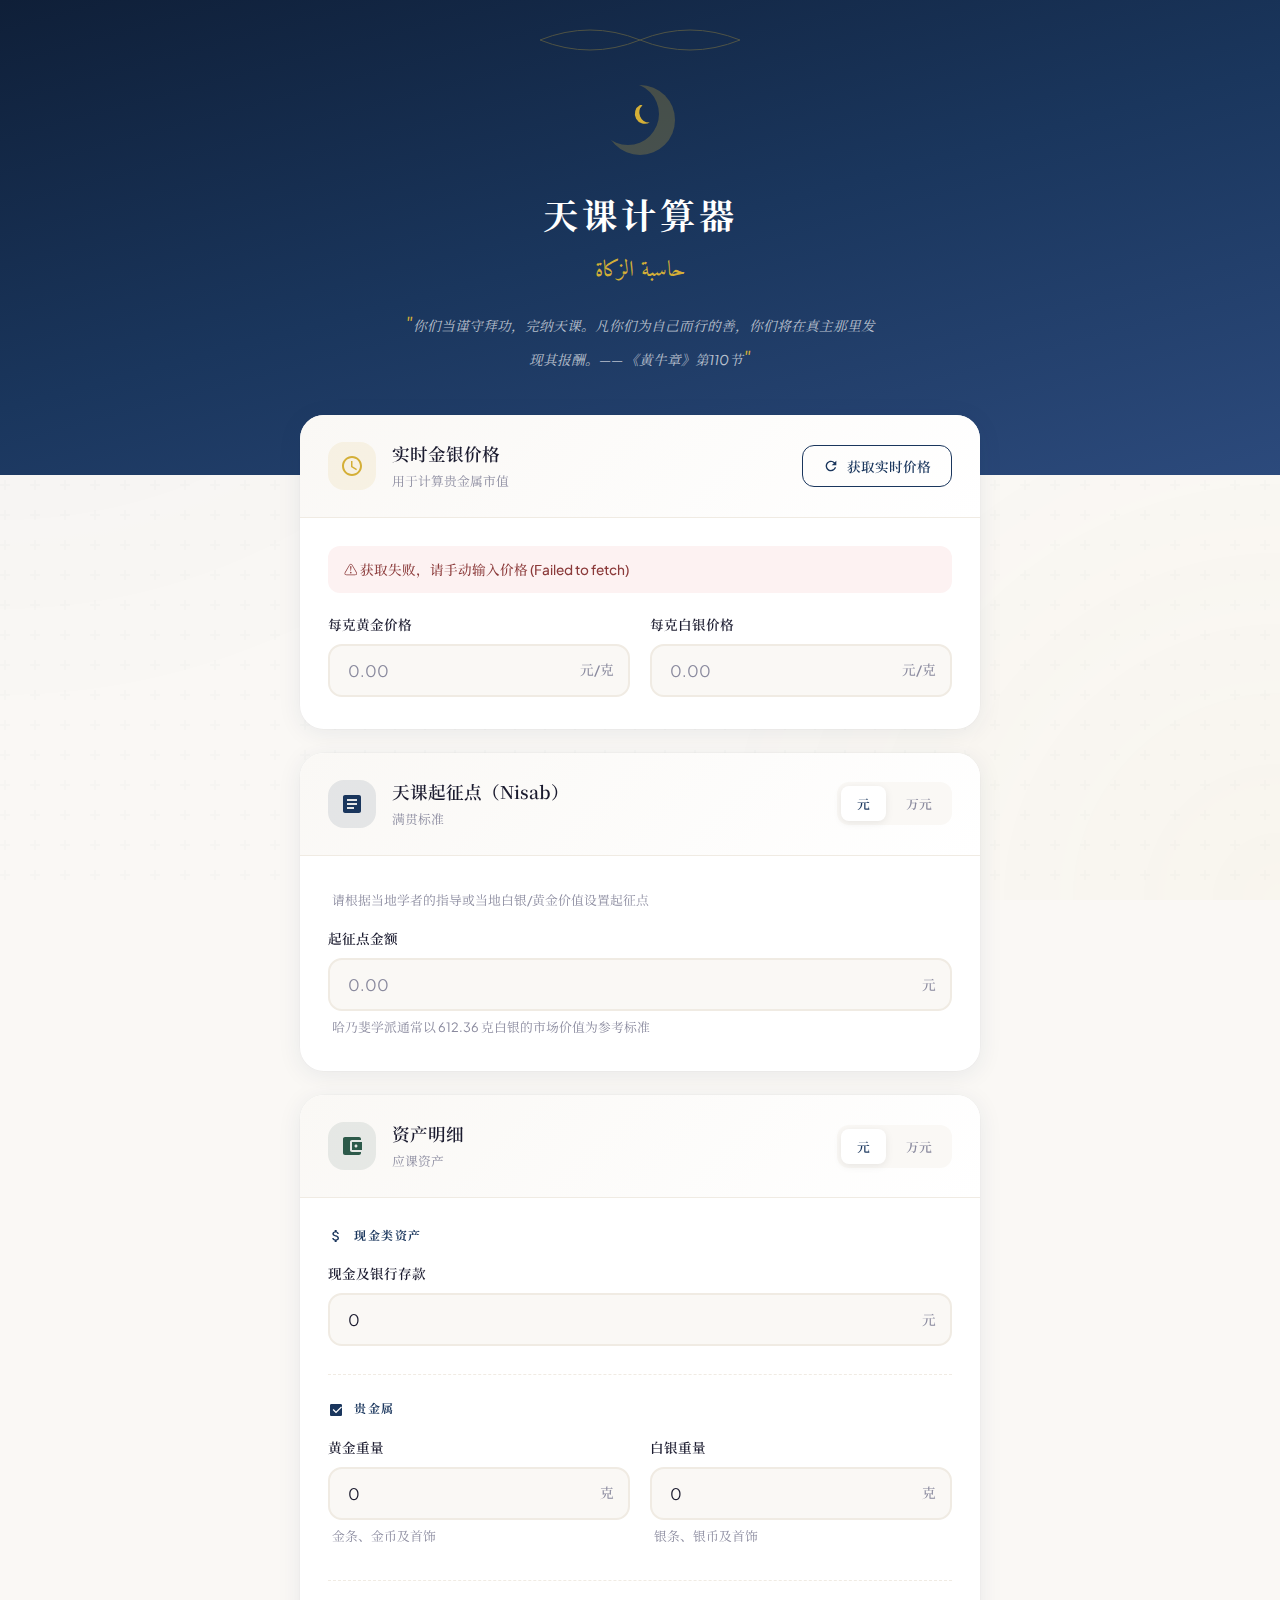
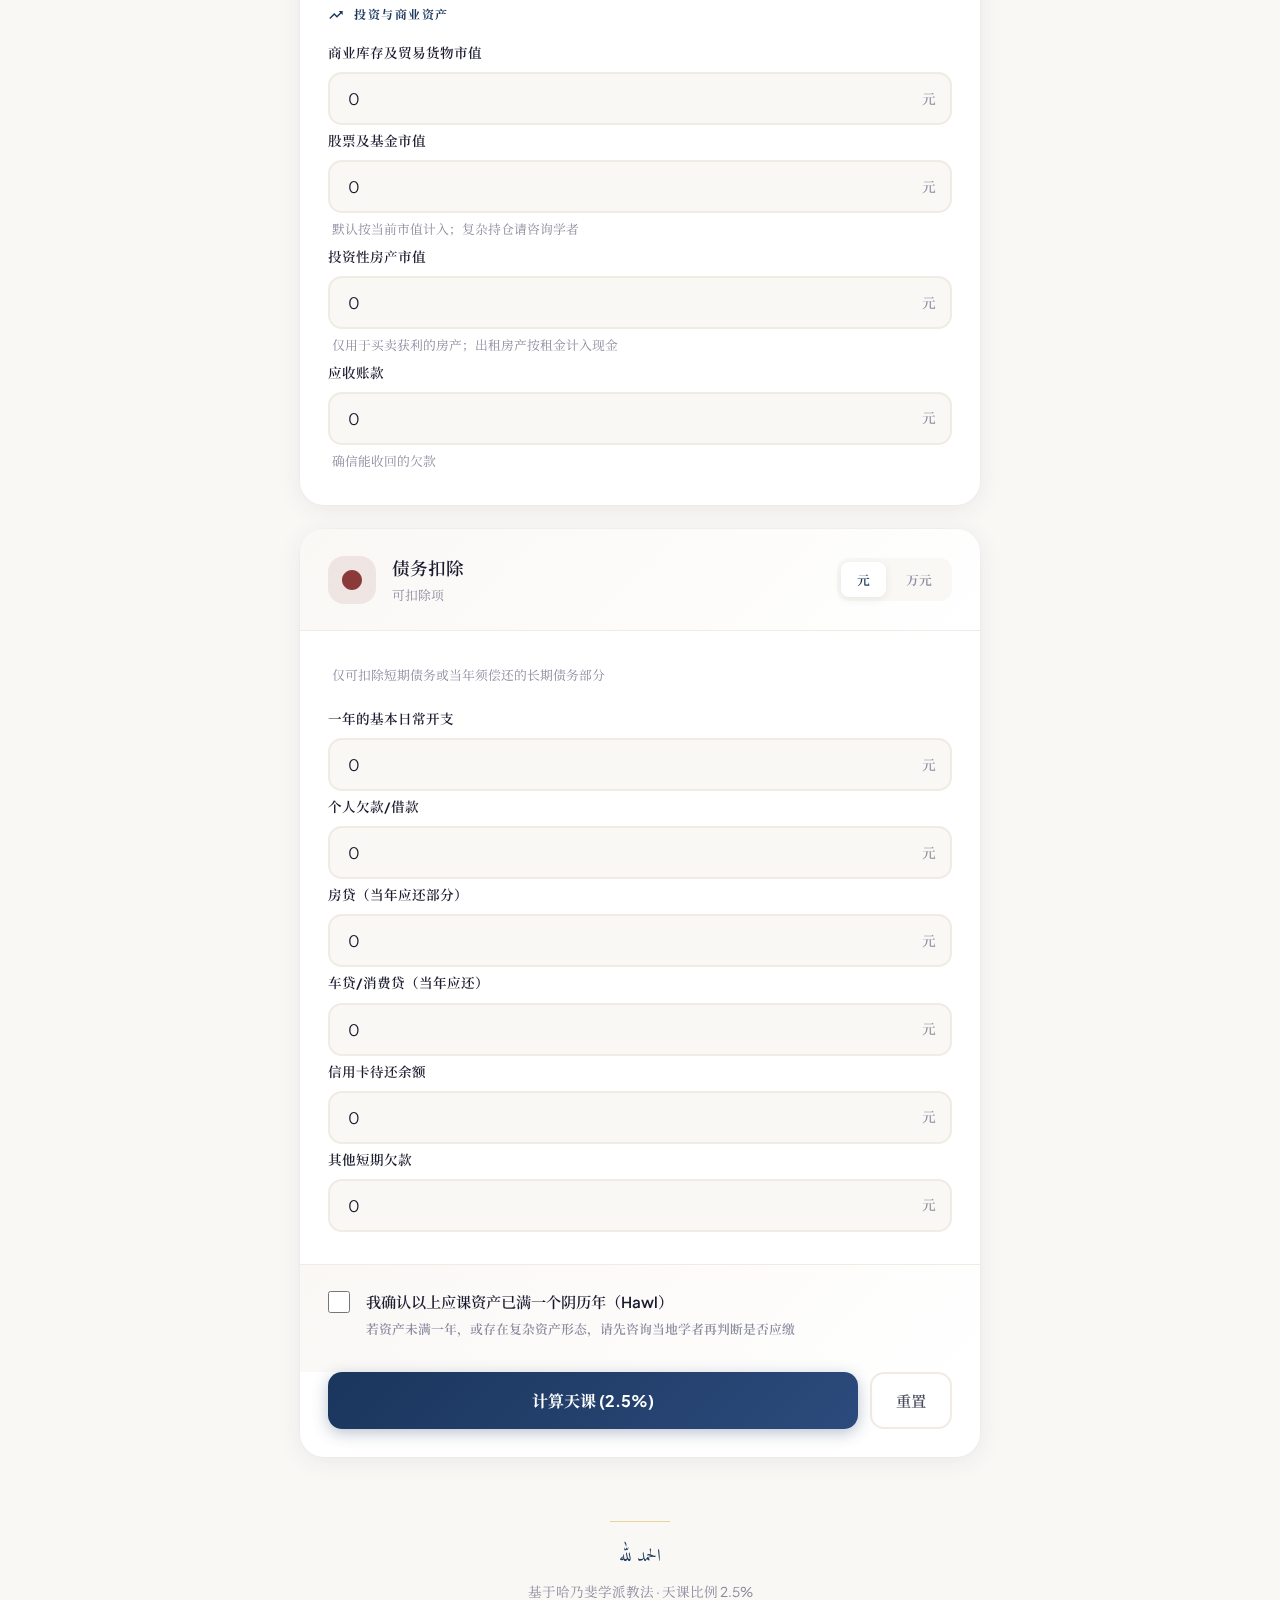
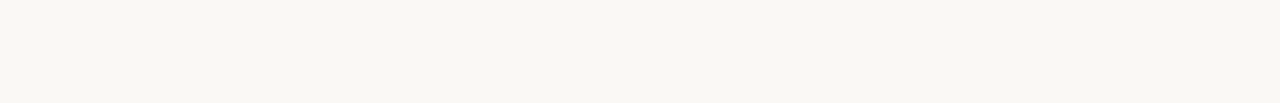
<file: index.html>
<!DOCTYPE html>
<html lang="zh-CN">

<head>
    <meta charset="UTF-8">
    <meta name="viewport" content="width=device-width, initial-scale=1.0">
    <title>天课计算器 · Zakat Calculator</title>
    <meta name="description" content="基于哈乃斐学派的天课在线计算器，帮助穆斯林准确计算应缴天课金额">
    <link rel="preconnect" href="https://fonts.googleapis.com">
    <link rel="preconnect" href="https://fonts.gstatic.com" crossorigin>
    <link
        href="https://fonts.googleapis.com/css2?family=Amiri:wght@400;700&family=Noto+Serif+SC:wght@400;500;600;700&family=Plus+Jakarta+Sans:wght@400;500;600;700&display=swap"
        rel="stylesheet">
    <link rel="stylesheet" href="style.css">
</head>

<body>
    <div class="geometric-bg"></div>
    <div class="geometric-pattern"></div>

    <!-- Header -->
    <header class="header">
        <div class="header-decoration">
            <svg viewBox="0 0 200 40" preserveAspectRatio="none">
                <path d="M0,20 Q50,0 100,20 T200,20" />
                <path d="M0,20 Q50,40 100,20 T200,20" />
            </svg>
        </div>
        <div class="header-moon">
            <svg viewBox="0 0 24 24">
                <path d="M12 3c.5 0 1 .05 1.5.15a6 6 0 0 0 4.35 10.35A6 6 0 1 1 12 3z" />
            </svg>
        </div>
        <h1>天课计算器</h1>
        <div class="header-subtitle">حاسبة الزكاة</div>
        <p class="header-quote">你们当谨守拜功，完纳天课。凡你们为自己而行的善，你们将在真主那里发现其报酬。—— 《黄牛章》第110节</p>
    </header>

    <main class="container">
        <!-- Prices Card -->
        <div class="card">
            <div class="card-header">
                <div class="card-icon gold">
                    <svg viewBox="0 0 24 24">
                        <path
                            d="M12 2C6.48 2 2 6.48 2 12s4.48 10 10 10 10-4.48 10-10S17.52 2 12 2zm0 18c-4.41 0-8-3.59-8-8s3.59-8 8-8 8 3.59 8 8-3.59 8-8 8zm.5-13H11v6l5.25 3.15.75-1.23-4.5-2.67z" />
                    </svg>
                </div>
                <div class="card-title-group">
                    <div class="card-title">实时金银价格</div>
                    <div class="card-subtitle">用于计算贵金属市值</div>
                </div>
                <div class="card-actions">
                    <button class="fetch-btn" id="fetchBtn" onclick="fetchPrices()">
                        <svg viewBox="0 0 24 24" width="16" height="16" fill="currentColor">
                            <path
                                d="M17.65 6.35A7.958 7.958 0 0012 4c-4.42 0-7.99 3.58-7.99 8s3.57 8 7.99 8c3.73 0 6.84-2.55 7.73-6h-2.08A5.99 5.99 0 0112 18c-3.31 0-6-2.69-6-6s2.69-6 6-6c1.66 0 3.14.69 4.22 1.78L13 11h7V4l-2.35 2.35z" />
                        </svg>
                        获取实时价格
                    </button>
                </div>
            </div>
            <div class="card-body">
                <div class="price-status" id="priceStatus"></div>
                <div class="form-grid">
                    <div class="form-group">
                        <label>每克黄金价格</label>
                        <div class="input-wrapper">
                            <input type="number" id="goldPrice" placeholder="0.00" step="0.01" min="0">
                            <span class="unit">元/克</span>
                        </div>
                    </div>
                    <div class="form-group">
                        <label>每克白银价格</label>
                        <div class="input-wrapper">
                            <input type="number" id="silverPrice" placeholder="0.00" step="0.01" min="0">
                            <span class="unit">元/克</span>
                        </div>
                    </div>
                </div>
            </div>
        </div>

        <!-- Nisab Card -->
        <div class="card">
            <div class="card-header">
                <div class="card-icon lapis">
                    <svg viewBox="0 0 24 24">
                        <path
                            d="M19 3H5c-1.1 0-2 .9-2 2v14c0 1.1.9 2 2 2h14c1.1 0 2-.9 2-2V5c0-1.1-.9-2-2-2zm-5 14H7v-2h7v2zm3-4H7v-2h10v2zm0-4H7V7h10v2z" />
                    </svg>
                </div>
                <div class="card-title-group">
                    <div class="card-title">天课起征点（Nisab）</div>
                    <div class="card-subtitle">满贯标准</div>
                </div>
                <div class="card-actions">
                    <div class="unit-toggle" id="nisabUnitToggle">
                        <button class="unit-btn active" data-unit="yuan" onclick="switchUnit('nisab','yuan')">元</button>
                        <button class="unit-btn" data-unit="wan" onclick="switchUnit('nisab','wan')">万元</button>
                    </div>
                </div>
            </div>
            <div class="card-body">
                <div class="note" style="margin-bottom: 16px;">请根据当地学者的指导或当地白银/黄金价值设置起征点</div>
                <div class="form-group full-width">
                    <label>起征点金额</label>
                    <div class="input-wrapper">
                        <input type="number" id="nisabThreshold" class="currency-input" placeholder="0.00" step="0.01"
                            min="0">
                        <span class="unit unit-display">元</span>
                    </div>
                    <div class="note">哈乃斐学派通常以 612.36 克白银的市场价值为参考标准</div>
                </div>
            </div>
        </div>

        <!-- Assets Card -->
        <div class="card">
            <div class="card-header">
                <div class="card-icon emerald">
                    <svg viewBox="0 0 24 24">
                        <path
                            d="M21 18v1c0 1.1-.9 2-2 2H5c-1.11 0-2-.9-2-2V5c0-1.1.89-2 2-2h14c1.1 0 2 .9 2 2v1h-9c-1.11 0-2 .9-2 2v8c0 1.1.89 2 2 2h9zm-9-2h10V8H12v8zm4-2.5c-.83 0-1.5-.67-1.5-1.5s.67-1.5 1.5-1.5 1.5.67 1.5 1.5-.67 1.5-1.5 1.5z" />
                    </svg>
                </div>
                <div class="card-title-group">
                    <div class="card-title">资产明细</div>
                    <div class="card-subtitle">应课资产</div>
                </div>
                <div class="card-actions">
                    <div class="unit-toggle" id="assetUnitToggle">
                        <button class="unit-btn active" data-unit="yuan" onclick="switchUnit('asset','yuan')">元</button>
                        <button class="unit-btn" data-unit="wan" onclick="switchUnit('asset','wan')">万元</button>
                    </div>
                </div>
            </div>
            <div class="card-body">
                <!-- Cash -->
                <div class="section-label">
                    <svg viewBox="0 0 24 24">
                        <path
                            d="M11.8 10.9c-2.27-.59-3-1.2-3-2.15 0-1.09 1.01-1.85 2.7-1.85 1.78 0 2.44.85 2.5 2.1h2.21c-.07-1.72-1.12-3.3-3.21-3.81V3h-3v2.16c-1.94.42-3.5 1.68-3.5 3.61 0 2.31 1.91 3.46 4.7 4.13 2.5.6 3 1.48 3 2.41 0 .69-.49 1.79-2.7 1.79-2.06 0-2.87-.92-2.98-2.1h-2.2c.12 2.19 1.76 3.42 3.68 3.83V21h3v-2.15c1.95-.37 3.5-1.5 3.5-3.55 0-2.84-2.43-3.81-4.7-4.4z" />
                    </svg>
                    现金类资产
                </div>
                <div class="form-group full-width">
                    <label>现金及银行存款</label>
                    <div class="input-wrapper">
                        <input type="number" id="cash" class="currency-input" placeholder="0.00" value="0" step="0.01"
                            min="0">
                        <span class="unit unit-display">元</span>
                    </div>
                </div>

                <!-- Precious Metals -->
                <div class="section-label">
                    <svg viewBox="0 0 24 24">
                        <path
                            d="M19 3H5c-1.1 0-2 .9-2 2v14c0 1.1.9 2 2 2h14c1.1 0 2-.9 2-2V5c0-1.1-.9-2-2-2zm-7 14l-5-5 1.41-1.41L12 14.17l7.59-7.59L21 8l-9 9z" />
                    </svg>
                    贵金属
                </div>
                <div class="form-grid">
                    <div class="form-group">
                        <label>黄金重量</label>
                        <div class="input-wrapper">
                            <input type="number" id="goldWeight" placeholder="0" value="0" step="0.01" min="0">
                            <span class="unit">克</span>
                        </div>
                        <div class="note">金条、金币及首饰</div>
                    </div>
                    <div class="form-group">
                        <label>白银重量</label>
                        <div class="input-wrapper">
                            <input type="number" id="silverWeight" placeholder="0" value="0" step="0.01" min="0">
                            <span class="unit">克</span>
                        </div>
                        <div class="note">银条、银币及首饰</div>
                    </div>
                </div>

                <!-- Investments -->
                <div class="section-label">
                    <svg viewBox="0 0 24 24">
                        <path d="M16 6l2.29 2.29-4.88 4.88-4-4L2 16.59 3.41 18l6-6 4 4 6.3-6.29L22 12V6z" />
                    </svg>
                    投资与商业资产
                </div>
                <div class="form-group full-width">
                    <label>商业库存及贸易货物市值</label>
                    <div class="input-wrapper">
                        <input type="number" id="tradeGoods" class="currency-input" placeholder="0.00" value="0"
                            step="0.01" min="0">
                        <span class="unit unit-display">元</span>
                    </div>
                </div>
                <div class="form-group full-width">
                    <label>股票及基金市值</label>
                    <div class="input-wrapper">
                        <input type="number" id="stocks" class="currency-input" placeholder="0.00" value="0" step="0.01"
                            min="0">
                        <span class="unit unit-display">元</span>
                    </div>
                    <div class="note">默认按当前市值计入；复杂持仓请咨询学者</div>
                </div>
                <div class="form-group full-width">
                    <label>投资性房产市值</label>
                    <div class="input-wrapper">
                        <input type="number" id="realEstate" class="currency-input" placeholder="0.00" value="0"
                            step="0.01" min="0">
                        <span class="unit unit-display">元</span>
                    </div>
                    <div class="note">仅用于买卖获利的房产；出租房产按租金计入现金</div>
                </div>
                <div class="form-group full-width">
                    <label>应收账款</label>
                    <div class="input-wrapper">
                        <input type="number" id="receivables" class="currency-input" placeholder="0.00" value="0"
                            step="0.01" min="0">
                        <span class="unit unit-display">元</span>
                    </div>
                    <div class="note">确信能收回的欠款</div>
                </div>
            </div>
        </div>

        <!-- Debts Card -->
        <div class="card">
            <div class="card-header">
                <div class="card-icon coral">
                    <svg viewBox="0 0 24 24">
                        <path
                            d="M12 2C6.48 2 2 6.48 2 12s4.48 10 10 10 10-4.48 10-10S17.52 2 12 2zm-1 15h2v-2h-2v2zm0-4h2V7h-2v6z" />
                    </svg>
                </div>
                <div class="card-title-group">
                    <div class="card-title">债务扣除</div>
                    <div class="card-subtitle">可扣除项</div>
                </div>
                <div class="card-actions">
                    <div class="unit-toggle" id="debtUnitToggle">
                        <button class="unit-btn active" data-unit="yuan" onclick="switchUnit('debt','yuan')">元</button>
                        <button class="unit-btn" data-unit="wan" onclick="switchUnit('debt','wan')">万元</button>
                    </div>
                </div>
            </div>
            <div class="card-body">
                <div class="note" style="margin-bottom: 20px;">仅可扣除短期债务或当年须偿还的长期债务部分</div>
                <div class="form-group full-width">
                    <label>一年的基本日常开支</label>
                    <div class="input-wrapper">
                        <input type="number" id="annualBasicExpenses" class="currency-input" placeholder="0.00"
                            value="0" step="0.01" min="0">
                        <span class="unit unit-display">元</span>
                    </div>
                </div>
                <div class="form-group full-width">
                    <label>个人欠款/借款</label>
                    <div class="input-wrapper">
                        <input type="number" id="personalDebt" class="currency-input" placeholder="0.00" value="0"
                            step="0.01" min="0">
                        <span class="unit unit-display">元</span>
                    </div>
                </div>
                <div class="form-group full-width">
                    <label>房贷（当年应还部分）</label>
                    <div class="input-wrapper">
                        <input type="number" id="mortgage" class="currency-input" placeholder="0.00" value="0"
                            step="0.01" min="0">
                        <span class="unit unit-display">元</span>
                    </div>
                </div>
                <div class="form-group full-width">
                    <label>车贷/消费贷（当年应还）</label>
                    <div class="input-wrapper">
                        <input type="number" id="carLoan" class="currency-input" placeholder="0.00" value="0"
                            step="0.01" min="0">
                        <span class="unit unit-display">元</span>
                    </div>
                </div>
                <div class="form-group full-width">
                    <label>信用卡待还余额</label>
                    <div class="input-wrapper">
                        <input type="number" id="creditCard" class="currency-input" placeholder="0.00" value="0"
                            step="0.01" min="0">
                        <span class="unit unit-display">元</span>
                    </div>
                </div>
                <div class="form-group full-width">
                    <label>其他短期欠款</label>
                    <div class="input-wrapper">
                        <input type="number" id="otherDebt" class="currency-input" placeholder="0.00" value="0"
                            step="0.01" min="0">
                        <span class="unit unit-display">元</span>
                    </div>
                </div>
            </div>
            <div class="alert" id="formAlert" role="alert"></div>
            <div class="hawl-section">
                <label class="checkbox-wrapper">
                    <input type="checkbox" id="hawlConfirmed">
                    <div class="checkbox-content">
                        <div class="checkbox-label">我确认以上应课资产已满一个阴历年（Hawl）</div>
                        <div class="checkbox-note">若资产未满一年，或存在复杂资产形态，请先咨询当地学者再判断是否应缴</div>
                    </div>
                </label>
            </div>
            <div class="btn-group">
                <button class="btn-primary" onclick="calculateAndNavigate()">
                    计算天课 (2.5%)
                </button>
                <button class="btn-secondary" onclick="resetForm()">重置</button>
            </div>
        </div>

        <footer class="footer">
            <div class="footer-divider"></div>
            <div class="footer-arabic">الحمد لله</div>
            <div>基于哈乃斐学派教法 · 天课比例 2.5%</div>
        </footer>
    </main>

    <script>
        // State
        let assetUnit = 'yuan';
        let debtUnit = 'yuan';
        let nisabUnit = 'yuan';
        const DRAFT_SCHEMA_VERSION = 1;

        const assetCurrencyIds = ['cash', 'tradeGoods', 'stocks', 'realEstate', 'receivables'];
        const debtCurrencyIds = ['personalDebt', 'mortgage', 'carLoan', 'creditCard', 'otherDebt', 'annualBasicExpenses'];
        const nisabCurrencyIds = ['nisabThreshold'];

        // Auto-save
        document.addEventListener('input', (e) => {
            if (e.target.tagName.toLowerCase() === 'input' && (e.target.type === 'number' || e.target.type === 'checkbox')) {
                clearAlert();
                saveDraft();
            }
        });

        function saveDraft() {
            const inputs = document.querySelectorAll('input[type="number"]');
            const draft = { schemaVersion: DRAFT_SCHEMA_VERSION };
            inputs.forEach(input => draft[input.id] = input.value);
            draft.hawlConfirmed = document.getElementById('hawlConfirmed')?.checked || false;
            draft.assetUnit = assetUnit;
            draft.debtUnit = debtUnit;
            draft.nisabUnit = nisabUnit;
            localStorage.setItem('zakatDraftV2', JSON.stringify(draft));
        }

        window.addEventListener('DOMContentLoaded', () => {
            const draftRaw = localStorage.getItem('zakatDraftV2');
            if (draftRaw) {
                try {
                    const draft = JSON.parse(draftRaw);
                    const inputs = document.querySelectorAll('input[type="number"]');
                    inputs.forEach(input => {
                        if (draft[input.id] !== undefined) {
                            input.value = draft[input.id];
                        }
                    });
                    const hawlCheckbox = document.getElementById('hawlConfirmed');
                    if (hawlCheckbox) hawlCheckbox.checked = !!draft.hawlConfirmed;
                    if (draft.assetUnit === 'wan') switchUnit('asset', 'wan');
                    if (draft.debtUnit === 'wan') switchUnit('debt', 'wan');
                    if (draft.nisabUnit === 'wan') switchUnit('nisab', 'wan');
                } catch (e) { }
            }
            fetchPrices();
        });

        // Unit switcher
        function switchUnit(section, unit) {
            let currentUnit, ids, toggleId;
            if (section === 'asset') {
                currentUnit = assetUnit; ids = assetCurrencyIds; toggleId = 'assetUnitToggle';
            } else if (section === 'debt') {
                currentUnit = debtUnit; ids = debtCurrencyIds; toggleId = 'debtUnitToggle';
            } else {
                currentUnit = nisabUnit; ids = nisabCurrencyIds; toggleId = 'nisabUnitToggle';
            }
            if (unit === currentUnit) return;
            const factor = unit === 'wan' ? 0.0001 : 10000;

            ids.forEach(id => {
                const input = document.getElementById(id);
                if (!input) return;
                const val = parseFloat(input.value) || 0;
                if (val !== 0) {
                    input.value = parseFloat((val * factor).toPrecision(10));
                }
            });

            if (section === 'asset') assetUnit = unit;
            else if (section === 'debt') debtUnit = unit;
            else nisabUnit = unit;

            const toggleEl = document.getElementById(toggleId);
            toggleEl.querySelectorAll('.unit-btn').forEach(btn => {
                btn.classList.toggle('active', btn.dataset.unit === unit);
            });

            const unitLabel = unit === 'wan' ? '万元' : '元';
            ids.forEach(id => {
                const input = document.getElementById(id);
                if (!input) return;
                const wrapper = input.closest('.input-wrapper');
                const unitSpan = wrapper?.querySelector('.unit-display');
                if (unitSpan) unitSpan.textContent = unitLabel;
            });

            saveDraft();
        }

        // Fetch prices
        async function fetchPrices() {
            const btn = document.getElementById('fetchBtn');
            const statusEl = document.getElementById('priceStatus');
            btn.disabled = true;
            btn.innerHTML = '<svg class="spin" viewBox="0 0 24 24" width="16" height="16" fill="currentColor"><path d="M17.65 6.35A7.958 7.958 0 0012 4c-4.42 0-7.99 3.58-7.99 8s3.57 8 7.99 8c3.73 0 6.84-2.55 7.73-6h-2.08A5.99 5.99 0 0112 18c-3.31 0-6-2.69-6-6s2.69-6 6-6c1.66 0 3.14.69 4.22 1.78L13 11h7V4l-2.35 2.35z"/></svg> 获取中...';

            statusEl.className = 'price-status loading show';
            statusEl.textContent = '正在获取实时国际金银价格...';

            try {
                const [goldRes, silverRes] = await Promise.all([
                    fetch('https://api.gold-api.com/price/XAU'),
                    fetch('https://api.gold-api.com/price/XAG')
                ]);

                if (!goldRes.ok || !silverRes.ok) throw new Error('API 请求失败');

                const goldData = await goldRes.json();
                const silverData = await silverRes.json();

                const fxRes = await fetch('https://open.er-api.com/v6/latest/USD');
                if (!fxRes.ok) throw new Error('汇率获取失败');
                const fxData = await fxRes.json();
                const usdToCny = fxData.rates.CNY;

                const troyOzToGram = 31.1035;
                const goldPriceCnyGram = (goldData.price * usdToCny) / troyOzToGram;
                const silverPriceCnyGram = (silverData.price * usdToCny) / troyOzToGram;

                document.getElementById('goldPrice').value = goldPriceCnyGram.toFixed(2);
                document.getElementById('silverPrice').value = silverPriceCnyGram.toFixed(2);
                saveDraft();

                const now = new Date();
                const timeStr = now.toLocaleTimeString('zh-CN', { hour: '2-digit', minute: '2-digit' });
                statusEl.className = 'price-status success show';
                statusEl.innerHTML = '✓ 价格已更新（' + timeStr + '）· 汇率 1 USD = ' + usdToCny.toFixed(4) + ' CNY';
            } catch (err) {
                statusEl.className = 'price-status error show';
                statusEl.textContent = '⚠ 获取失败，请手动输入价格 (' + err.message + ')';
            } finally {
                btn.disabled = false;
                btn.innerHTML = '<svg viewBox="0 0 24 24" width="16" height="16" fill="currentColor"><path d="M17.65 6.35A7.958 7.958 0 0012 4c-4.42 0-7.99 3.58-7.99 8s3.57 8 7.99 8c3.73 0 6.84-2.55 7.73-6h-2.08A5.99 5.99 0 0112 18c-3.31 0-6-2.69-6-6s2.69-6 6-6c1.66 0 3.14.69 4.22 1.78L13 11h7V4l-2.35 2.35z"/></svg> 获取实时价格';
            }
        }

        // Helpers
        function sanitizeNumber(raw) {
            const n = Number.parseFloat(raw);
            if (!Number.isFinite(n)) return 0;
            return Math.max(0, n);
        }

        function roundMoney(num) {
            return Math.round(num * 100) / 100;
        }

        function showAlert(message) {
            const alertEl = document.getElementById('formAlert');
            alertEl.textContent = message;
            alertEl.classList.add('show');
        }

        function clearAlert() {
            const alertEl = document.getElementById('formAlert');
            alertEl.classList.remove('show');
        }

        function getVal(id) {
            return sanitizeNumber(document.getElementById(id).value);
        }

        function toYuan(val, unit) {
            return unit === 'wan' ? val * 10000 : val;
        }

        // Calculate
        function calculateAndNavigate() {
            clearAlert();

            const hawlConfirmed = document.getElementById('hawlConfirmed').checked;
            if (!hawlConfirmed) {
                showAlert('请先确认应课资产已满一个阴历年（Hawl）后再计算。');
                document.getElementById('hawlConfirmed').focus();
                return;
            }

            const nisabInputRaw = getVal('nisabThreshold');
            if (nisabInputRaw <= 0) {
                showAlert('请先填写有效的天课起征点金额（需大于 0）。');
                document.getElementById('nisabThreshold').focus();
                return;
            }

            const silverPrice = getVal('silverPrice');
            const goldPrice = getVal('goldPrice');
            const goldWeight = getVal('goldWeight');
            const silverWeight = getVal('silverWeight');

            if (goldWeight > 0 && goldPrice <= 0) {
                showAlert('已填写黄金重量，请先填写有效黄金价格。');
                document.getElementById('goldPrice').focus();
                return;
            }
            if (silverWeight > 0 && silverPrice <= 0) {
                showAlert('已填写白银重量，请先填写有效白银价格。');
                document.getElementById('silverPrice').focus();
                return;
            }

            const cash = toYuan(getVal('cash'), assetUnit);
            const tradeGoods = toYuan(getVal('tradeGoods'), assetUnit);
            const stocks = toYuan(getVal('stocks'), assetUnit);
            const realEstate = toYuan(getVal('realEstate'), assetUnit);
            const receivables = toYuan(getVal('receivables'), assetUnit);

            const personalDebt = toYuan(getVal('personalDebt'), debtUnit);
            const mortgage = toYuan(getVal('mortgage'), debtUnit);
            const carLoan = toYuan(getVal('carLoan'), debtUnit);
            const creditCard = toYuan(getVal('creditCard'), debtUnit);
            const otherDebt = toYuan(getVal('otherDebt'), debtUnit);
            const annualBasicExpenses = toYuan(getVal('annualBasicExpenses'), debtUnit);

            const safeAdd = (...nums) => nums.reduce((sum, num) => roundMoney(sum + num), 0);

            const nisabThreshold = roundMoney(toYuan(nisabInputRaw, nisabUnit));

            const goldValue = roundMoney(goldWeight * goldPrice);
            const silverValue = roundMoney(silverWeight * silverPrice);

            const totalAssets = safeAdd(cash, goldValue, silverValue, tradeGoods, stocks, realEstate, receivables);
            const totalDebts = safeAdd(personalDebt, mortgage, carLoan, creditCard, otherDebt, annualBasicExpenses);
            const netWealth = roundMoney(totalAssets - totalDebts);

            const isAboveNisab = netWealth >= nisabThreshold;
            const zakatDue = isAboveNisab ? roundMoney(netWealth * 0.025) : 0;

            const resultData = {
                schemaVersion: 1,
                hawlConfirmed,
                silverPrice,
                goldPrice,
                nisabThreshold,
                assets: {
                    cash,
                    goldWeight,
                    goldValue,
                    silverWeight,
                    silverValue,
                    tradeGoods,
                    stocks,
                    realEstate,
                    receivables
                },
                debts: {
                    personalDebt,
                    mortgage,
                    carLoan,
                    creditCard,
                    otherDebt,
                    annualBasicExpenses
                },
                totalAssets,
                totalDebts,
                netWealth,
                isAboveNisab,
                zakatDue,
                calculatedAt: new Date().toISOString()
            };

            localStorage.setItem('zakatResultV2', JSON.stringify(resultData));
            window.location.href = './result.html';
        }

        // Reset
        function resetForm() {
            if (assetUnit === 'wan') switchUnit('asset', 'yuan');
            if (debtUnit === 'wan') switchUnit('debt', 'yuan');
            if (nisabUnit === 'wan') switchUnit('nisab', 'yuan');
            document.querySelectorAll('input[type="number"]').forEach(input => {
                if (input.id === 'silverPrice' || input.id === 'goldPrice' || input.id === 'nisabThreshold') {
                    input.value = '';
                } else {
                    input.value = '0';
                }
            });
            document.getElementById('hawlConfirmed').checked = false;
            clearAlert();
            document.getElementById('priceStatus').classList.remove('show');
            localStorage.removeItem('zakatDraftV2');
            fetchPrices();
        }

        // Keyboard shortcuts
        document.addEventListener('keydown', (e) => {
            if (e.key === 'Enter') calculateAndNavigate();
        });

        // Focus helpers
        document.addEventListener('focusin', (e) => {
            if (e.target.matches('input[type="number"]') && e.target.value === '0') {
                e.target.value = '';
            }
        });

        document.addEventListener('focusout', (e) => {
            if (e.target.matches('input[type="number"]') && e.target.value === '') {
                if (!['silverPrice', 'goldPrice', 'nisabThreshold'].includes(e.target.id)) {
                    e.target.value = '0';
                }
            } else if (e.target.matches('input[type="number"]')) {
                const sanitized = sanitizeNumber(e.target.value);
                e.target.value = sanitized === 0 ? '0' : String(sanitized);
            }
            if (e.target.matches('input[type="number"]')) saveDraft();
        });
    </script>
</body>

</html>
</file>
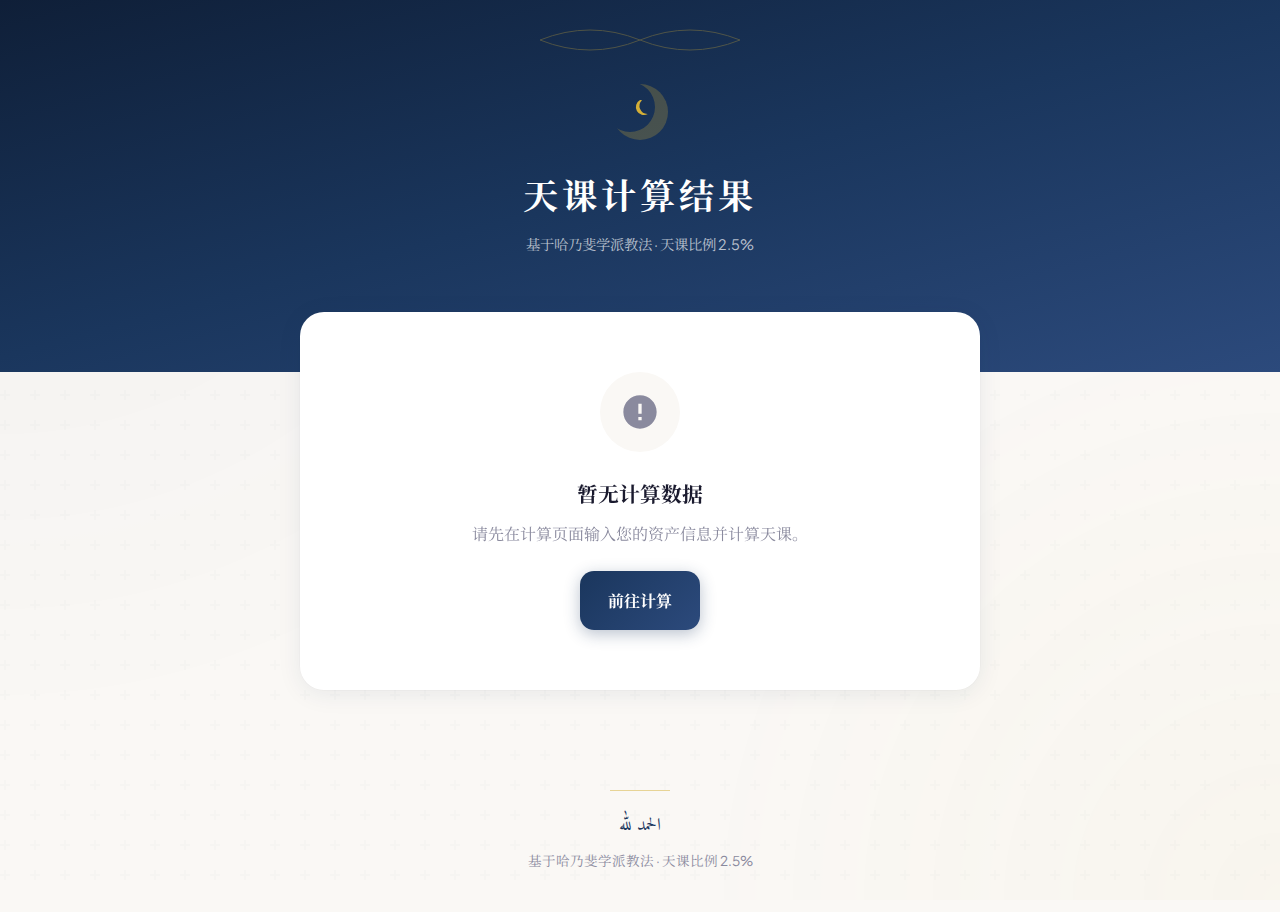
<file: result.html>
<!DOCTYPE html>
<html lang="zh-CN">

<head>
    <meta charset="UTF-8">
    <meta name="viewport" content="width=device-width, initial-scale=1.0">
    <title>天课计算结果 · Zakat Result</title>
    <meta name="description" content="您的天课计算结果详情">
    <link rel="preconnect" href="https://fonts.googleapis.com">
    <link rel="preconnect" href="https://fonts.gstatic.com" crossorigin>
    <link
        href="https://fonts.googleapis.com/css2?family=Amiri:wght@400;700&family=Noto+Serif+SC:wght@400;500;600;700&family=Plus+Jakarta+Sans:wght@400;500;600;700&display=swap"
        rel="stylesheet">
    <link rel="stylesheet" href="style.css">
</head>

<body>
    <div class="geometric-bg"></div>
    <div class="geometric-pattern"></div>

    <header class="header">
        <div class="header-decoration">
            <svg viewBox="0 0 200 40" preserveAspectRatio="none">
                <path d="M0,20 Q50,0 100,20 T200,20" />
                <path d="M0,20 Q50,40 100,20 T200,20" />
            </svg>
        </div>
        <div class="header-icon">
            <svg viewBox="0 0 24 24">
                <path d="M12 3c.5 0 1 .05 1.5.15a6 6 0 0 0 4.35 10.35A6 6 0 1 1 12 3z" />
            </svg>
        </div>
        <h1>天课计算结果</h1>
        <p class="header-subtitle simple">基于哈乃斐学派教法 · 天课比例 2.5%</p>
    </header>

    <main class="container" id="resultContainer">
        <!-- Content will be dynamically generated -->
    </main>

    <footer class="footer" id="footer" style="display:none;">
        <div class="footer-divider"></div>
        <div class="footer-arabic">الحمد لله</div>
        <div>基于哈乃斐学派教法 · 天课比例 2.5%</div>
    </footer>

    <script>
        const fmt = (n) => n.toLocaleString('zh-CN', { minimumFractionDigits: 2, maximumFractionDigits: 2 });

        function sanitizeNumber(raw) {
            const n = Number.parseFloat(raw);
            return Number.isFinite(n) ? Math.max(0, n) : 0;
        }

        function roundMoney(num) {
            return Math.round(num * 100) / 100;
        }

        function clearResult() {
            localStorage.removeItem('zakatResultV2');
            window.location.href = './index.html';
        }

        function normalizeResultData(rawData) {
            const rawAssets = rawData.assets && typeof rawData.assets === 'object' ? rawData.assets : {};
            const rawDebts = rawData.debts && typeof rawData.debts === 'object' ? rawData.debts : {};

            const goldPrice = sanitizeNumber(rawData.goldPrice);
            const silverPrice = sanitizeNumber(rawData.silverPrice);
            const nisabThreshold = sanitizeNumber(rawData.nisabThreshold);

            const assets = {
                cash: sanitizeNumber(rawAssets.cash),
                goldWeight: sanitizeNumber(rawAssets.goldWeight),
                silverWeight: sanitizeNumber(rawAssets.silverWeight),
                tradeGoods: sanitizeNumber(rawAssets.tradeGoods),
                stocks: sanitizeNumber(rawAssets.stocks),
                realEstate: sanitizeNumber(rawAssets.realEstate),
                receivables: sanitizeNumber(rawAssets.receivables)
            };

            assets.goldValue = roundMoney(assets.goldWeight * goldPrice);
            assets.silverValue = roundMoney(assets.silverWeight * silverPrice);

            const debts = {
                personalDebt: sanitizeNumber(rawDebts.personalDebt),
                mortgage: sanitizeNumber(rawDebts.mortgage),
                carLoan: sanitizeNumber(rawDebts.carLoan),
                creditCard: sanitizeNumber(rawDebts.creditCard),
                otherDebt: sanitizeNumber(rawDebts.otherDebt),
                annualBasicExpenses: sanitizeNumber(rawDebts.annualBasicExpenses)
            };

            const totalAssets = roundMoney(
                assets.cash + assets.goldValue + assets.silverValue + assets.tradeGoods + assets.stocks + assets.realEstate + assets.receivables
            );
            const totalDebts = roundMoney(
                debts.personalDebt + debts.mortgage + debts.carLoan + debts.creditCard + debts.otherDebt + debts.annualBasicExpenses
            );
            const netWealth = roundMoney(totalAssets - totalDebts);
            const isAboveNisab = nisabThreshold > 0 && netWealth >= nisabThreshold;
            const zakatDue = isAboveNisab ? roundMoney(netWealth * 0.025) : 0;

            return {
                hawlConfirmed: !!rawData.hawlConfirmed,
                silverPrice,
                goldPrice,
                nisabThreshold,
                assets,
                debts,
                totalAssets,
                totalDebts,
                netWealth,
                isAboveNisab,
                zakatDue,
                calculatedAt: rawData.calculatedAt
            };
        }

        function formatCalculatedAt(value) {
            const dt = new Date(value);
            if (Number.isNaN(dt.getTime())) return '未知';
            return dt.toLocaleString('zh-CN');
        }

        function renderNoData(container) {
            container.innerHTML = `
                <div class="card no-data">
                    <div class="no-data-icon">
                        <svg viewBox="0 0 24 24"><path d="M12 2C6.48 2 2 6.48 2 12s4.48 10 10 10 10-4.48 10-10S17.52 2 12 2zm1 15h-2v-2h2v2zm0-4h-2V7h2v6z"/></svg>
                    </div>
                    <h2>暂无计算数据</h2>
                    <p>请先在计算页面输入您的资产信息并计算天课。</p>
                    <a href="./index.html" class="btn btn-primary">前往计算</a>
                </div>
            `;
            document.getElementById('footer').style.display = 'block';
        }

        function renderCorruptedData(container) {
            container.innerHTML = `
                <div class="card no-data">
                    <div class="no-data-icon">
                        <svg viewBox="0 0 24 24"><path d="M12 2C6.48 2 2 6.48 2 12s4.48 10 10 10 10-4.48 10-10S17.52 2 12 2zm1 15h-2v-2h2v2zm0-4h-2V7h2v6z"/></svg>
                    </div>
                    <h2>结果数据损坏</h2>
                    <p>检测到本地结果数据异常，请清除后重新计算。</p>
                    <div style="display:flex;gap:12px;justify-content:center;">
                        <button class="btn btn-secondary" onclick="clearResult()">清除数据</button>
                        <a href="./index.html" class="btn btn-primary">返回计算页</a>
                    </div>
                </div>
            `;
            document.getElementById('footer').style.display = 'block';
        }

        function render() {
            const container = document.getElementById('resultContainer');
            const raw = localStorage.getItem('zakatResultV2');

            if (!raw) {
                renderNoData(container);
                return;
            }

            let parsed;
            try {
                parsed = JSON.parse(raw);
            } catch (err) {
                renderCorruptedData(container);
                return;
            }

            if (!parsed || typeof parsed !== 'object') {
                renderCorruptedData(container);
                return;
            }

            const d = normalizeResultData(parsed);
            const rawPct = d.nisabThreshold > 0 ? (d.netWealth / d.nisabThreshold) * 100 : 0;
            const pct = Math.min(Math.max(rawPct, 0), 100);
            const calcTime = formatCalculatedAt(d.calculatedAt);

            container.innerHTML = `
                <div class="timestamp">计算时间：${calcTime}</div>

                <!-- 主结果卡片 -->
                <div class="card">
                    <div class="result-hero">
                        <div class="status-badge ${d.isAboveNisab ? 'reached' : 'not-reached'}">
                            ${d.isAboveNisab
                    ? '<svg viewBox="0 0 24 24"><path d="M9 16.17L4.83 12l-1.42 1.41L9 19 21 7l-1.41-1.41L9 16.17z"/></svg> 已达到起征点'
                    : '<svg viewBox="0 0 24 24"><path d="M12 2C6.48 2 2 6.48 2 12s4.48 10 10 10 10-4.48 10-10S17.52 2 12 2zm-1 15h2v-6h-2v6zm0-8h2V7h-2v2z"/></svg> 未达到起征点'
                }
                        </div>
                        <div class="zakat-amount ${d.isAboveNisab ? '' : 'zero'}">
                            ${fmt(d.zakatDue)}<span class="currency">元</span>
                        </div>
                        <div class="status-text">${d.isAboveNisab ? '您的净资产已达到起征点，需缴纳天课' : '您的净资产未达到起征点，无需缴纳天课'}</div>
                    </div>

                    <div class="nisab-section">
                        <div class="nisab-label">
                            <span>起征点进度</span>
                            <strong>${Math.round(rawPct)}%</strong>
                        </div>
                        <div class="progress-container">
                            <div class="progress-bar" id="progressBar" style="width: 0%"></div>
                        </div>
                        <div class="nisab-values">
                            <span>起征点: ${fmt(d.nisabThreshold)} 元</span>
                            <span>净资产: ${fmt(d.netWealth)} 元</span>
                        </div>
                    </div>

                    <div class="result-actions">
                        <a href="./index.html" class="btn btn-primary">
                            <svg viewBox="0 0 24 24"><path d="M20 11H7.83l5.59-5.59L12 4l-8 8 8 8 1.41-1.41L7.83 13H20v-2z"/></svg>
                            返回重新计算
                        </a>
                    </div>
                </div>

                <!-- 资产明细卡片 -->
                <div class="card">
                    <div class="detail-section">
                        <div class="detail-section-title">
                            <svg viewBox="0 0 24 24"><path d="M12 2C6.48 2 2 6.48 2 12s4.48 10 10 10 10-4.48 10-10S17.52 2 12 2zm-2 15l-5-5 1.41-1.41L10 14.17l7.59-7.59L19 8l-9 9z"/></svg>
                            资产明细
                        </div>

                        <div class="detail-row">
                            <span class="label">现金及银行存款</span>
                            <span class="value">${fmt(d.assets.cash)} 元</span>
                        </div>
                        <div class="detail-row">
                            <span class="label">黄金 (${d.assets.goldWeight}克 × ${d.goldPrice.toFixed(2)}元)</span>
                            <span class="value">${fmt(d.assets.goldValue)} 元</span>
                        </div>
                        <div class="detail-row">
                            <span class="label">白银 (${d.assets.silverWeight}克 × ${d.silverPrice.toFixed(2)}元)</span>
                            <span class="value">${fmt(d.assets.silverValue)} 元</span>
                        </div>
                        <div class="detail-row">
                            <span class="label">商业库存及贸易货物</span>
                            <span class="value">${fmt(d.assets.tradeGoods)} 元</span>
                        </div>
                        <div class="detail-row">
                            <span class="label">股票及基金</span>
                            <span class="value">${fmt(d.assets.stocks)} 元</span>
                        </div>
                        <div class="detail-row">
                            <span class="label">投资性房产</span>
                            <span class="value">${fmt(d.assets.realEstate)} 元</span>
                        </div>
                        <div class="detail-row">
                            <span class="label">应收账款</span>
                            <span class="value">${fmt(d.assets.receivables)} 元</span>
                        </div>
                        <div class="detail-row subtotal">
                            <span class="label">资产合计</span>
                            <span class="value">${fmt(d.totalAssets)} 元</span>
                        </div>
                    </div>

                    <div class="detail-section">
                        <div class="detail-section-title">
                            <svg viewBox="0 0 24 24"><path d="M12 2C6.48 2 2 6.48 2 12s4.48 10 10 10 10-4.48 10-10S17.52 2 12 2zm1 15h-2v-2h2v2zm0-4h2V7h-2v6z"/></svg>
                            债务扣除
                        </div>

                        <div class="detail-row deduction">
                            <span class="label">一年基本日常开支</span>
                            <span class="value">−${fmt(d.debts.annualBasicExpenses)} 元</span>
                        </div>
                        <div class="detail-row deduction">
                            <span class="label">个人欠款/借款</span>
                            <span class="value">−${fmt(d.debts.personalDebt)} 元</span>
                        </div>
                        <div class="detail-row deduction">
                            <span class="label">房贷（当年应还）</span>
                            <span class="value">−${fmt(d.debts.mortgage)} 元</span>
                        </div>
                        <div class="detail-row deduction">
                            <span class="label">车贷/消费贷（当年应还）</span>
                            <span class="value">−${fmt(d.debts.carLoan)} 元</span>
                        </div>
                        <div class="detail-row deduction">
                            <span class="label">信用卡待还余额</span>
                            <span class="value">−${fmt(d.debts.creditCard)} 元</span>
                        </div>
                        <div class="detail-row deduction">
                            <span class="label">其他短期欠款</span>
                            <span class="value">−${fmt(d.debts.otherDebt)} 元</span>
                        </div>
                        <div class="detail-row subtotal">
                            <span class="label">债务合计</span>
                            <span class="value" style="color: var(--danger);">−${fmt(d.totalDebts)} 元</span>
                        </div>
                    </div>

                    <div class="detail-section">
                        <div class="detail-row total">
                            <span class="label">净资产</span>
                            <span class="value">${fmt(d.netWealth)} 元</span>
                        </div>
                        ${d.isAboveNisab ? `
                        <div class="detail-row" style="margin-top: 8px;">
                            <span class="label">× 天课比例</span>
                            <span class="value" style="color: var(--lapis);">2.5%</span>
                        </div>
                        <div class="detail-row total">
                            <span class="label">应缴天课</span>
                            <span class="value">${fmt(d.zakatDue)} 元</span>
                        </div>
                        ` : ''}
                    </div>
                </div>

                <!-- 参考信息 -->
                <div class="card">
                    <div class="reference-section">
                        <div class="reference-title">参考信息</div>
                        <div class="reference-grid">
                            <div class="reference-item">
                                <span class="label">起征点（用户设定）</span>
                                <span class="value">${fmt(d.nisabThreshold)} 元</span>
                            </div>
                            <div class="reference-item">
                                <span class="label">Hawl 前提确认</span>
                                <span class="value">${d.hawlConfirmed ? '已确认' : '未确认'}</span>
                            </div>
                            ${d.goldPrice > 0 ? `
                            <div class="reference-item">
                                <span class="label">黄金价格</span>
                                <span class="value">${d.goldPrice.toFixed(2)} 元/克</span>
                            </div>
                            ` : ''}
                            ${d.silverPrice > 0 ? `
                            <div class="reference-item">
                                <span class="label">白银价格</span>
                                <span class="value">${d.silverPrice.toFixed(2)} 元/克</span>
                            </div>
                            ` : ''}
                        </div>
                    </div>
                </div>
            `;

            document.getElementById('footer').style.display = 'block';

            // Animate progress bar
            setTimeout(() => {
                const bar = document.getElementById('progressBar');
                if (bar) bar.style.width = pct + '%';
            }, 300);
        }

        render();
    </script>
</body>

</html>
</file>
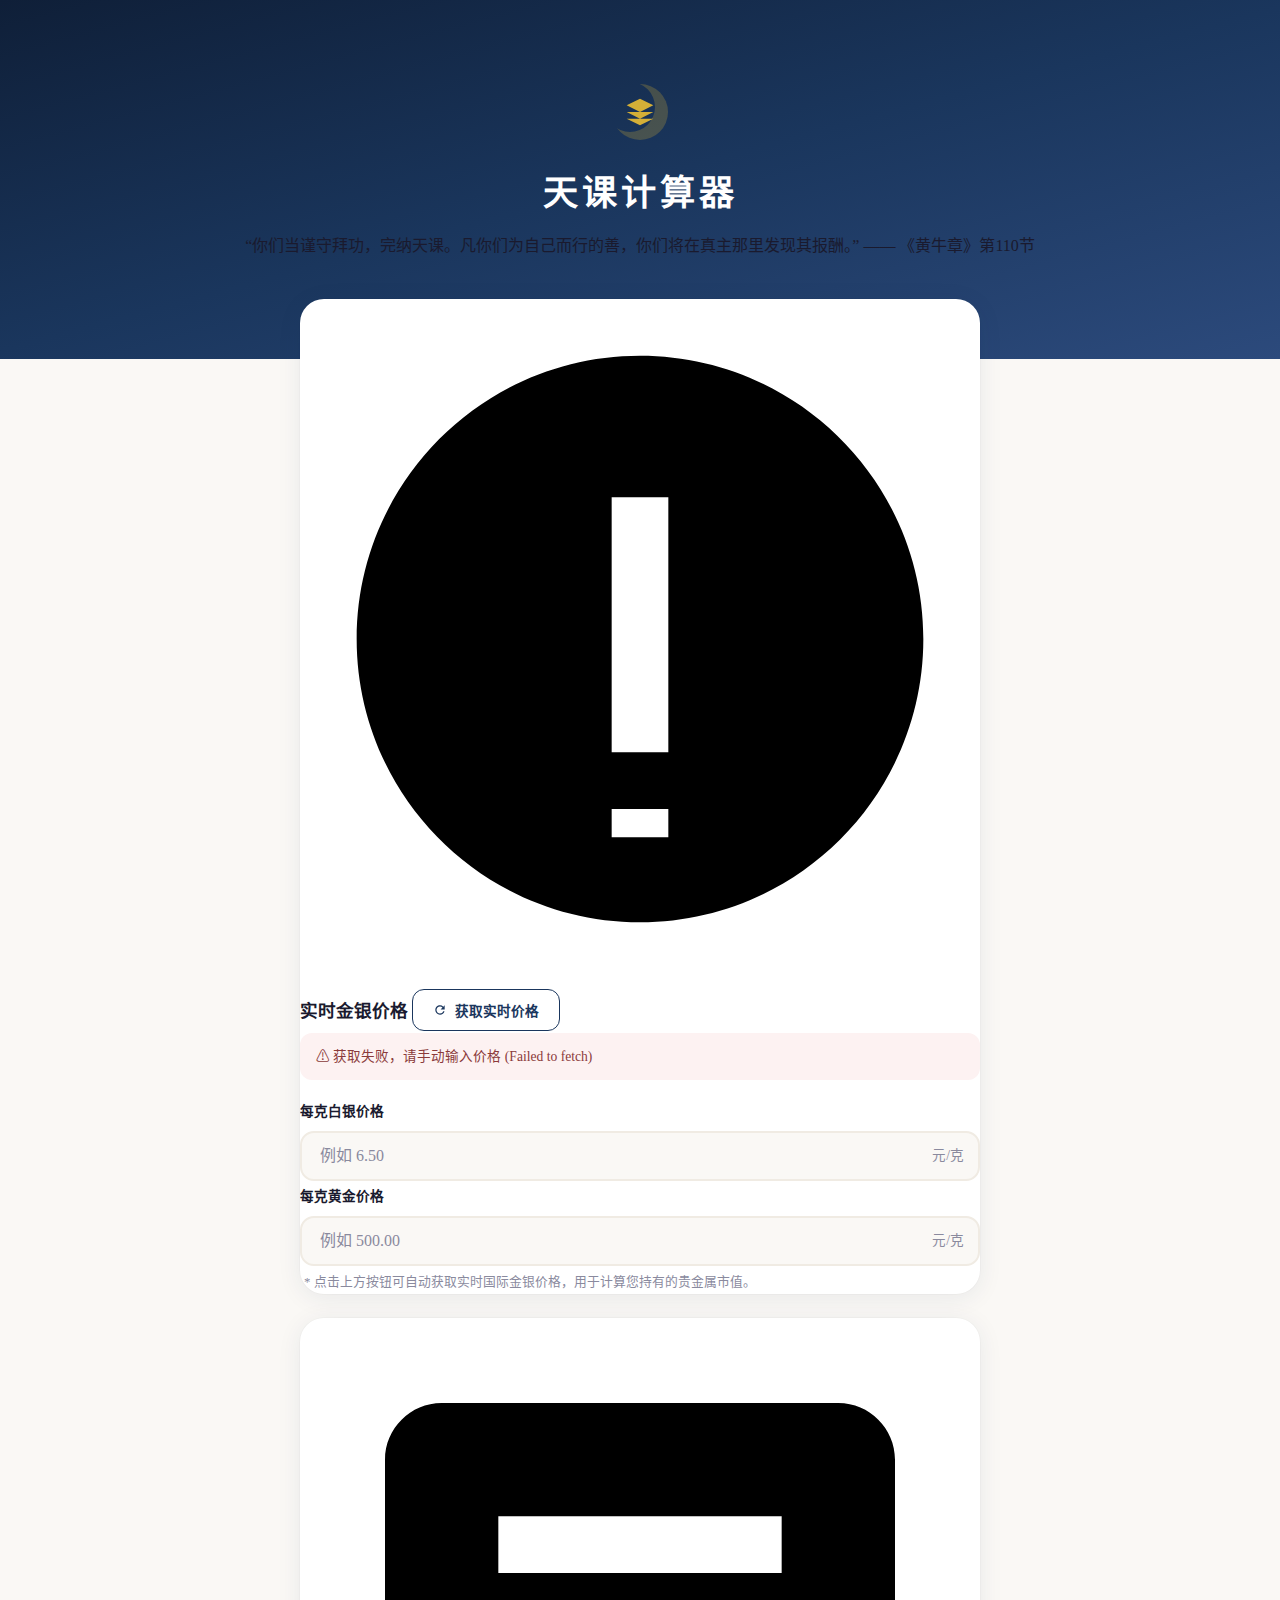
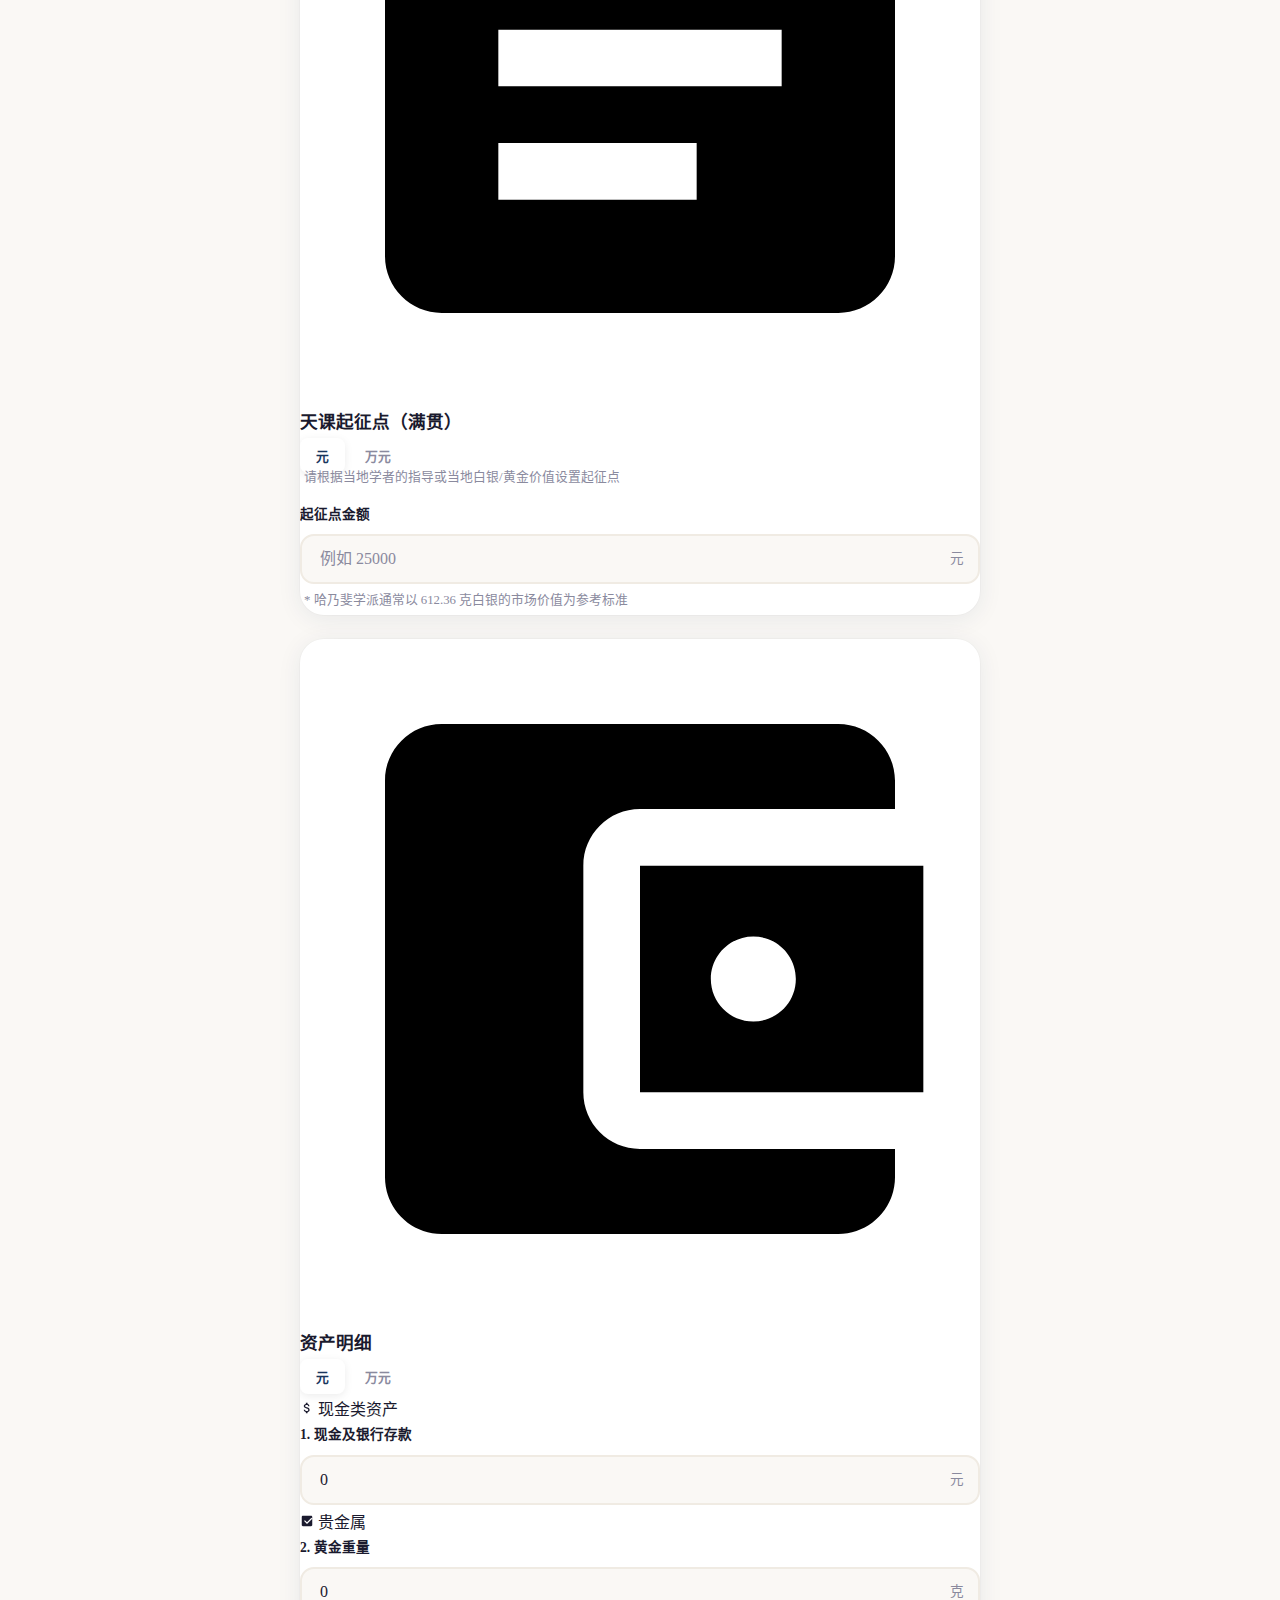
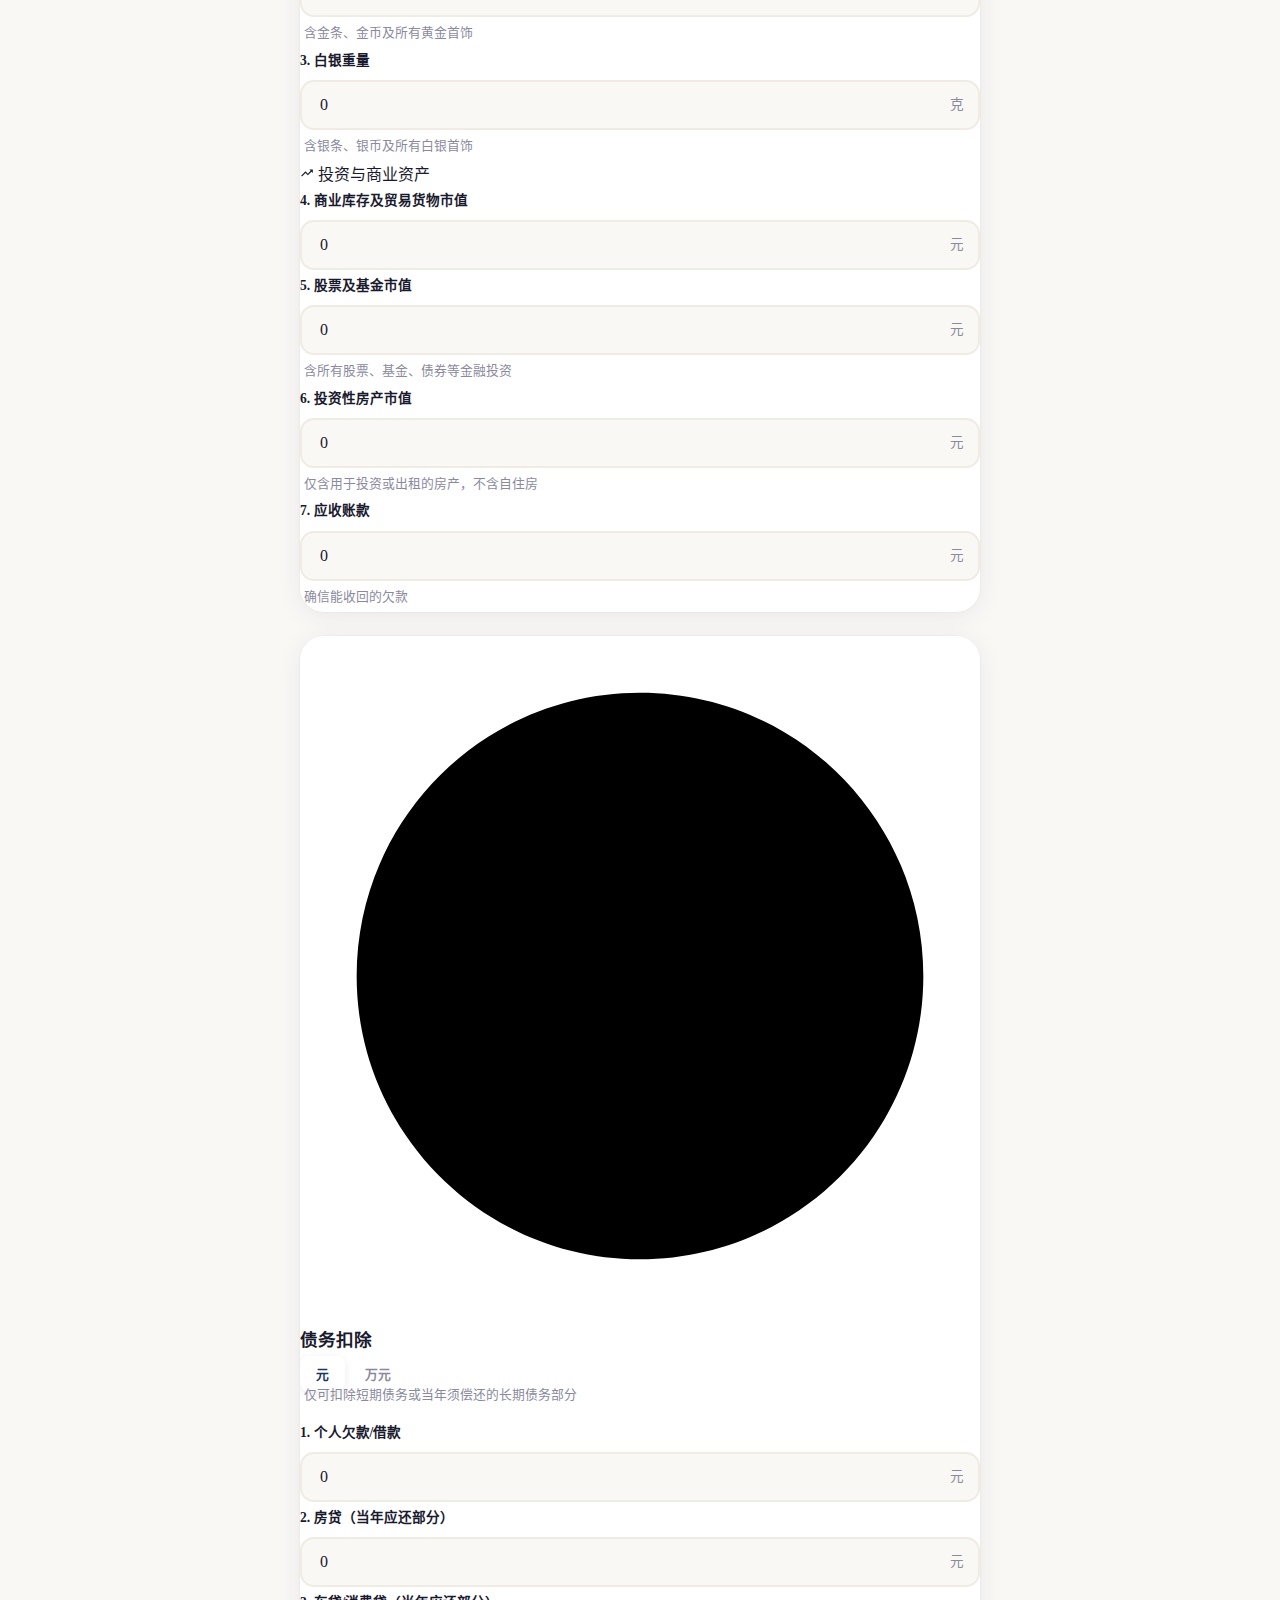
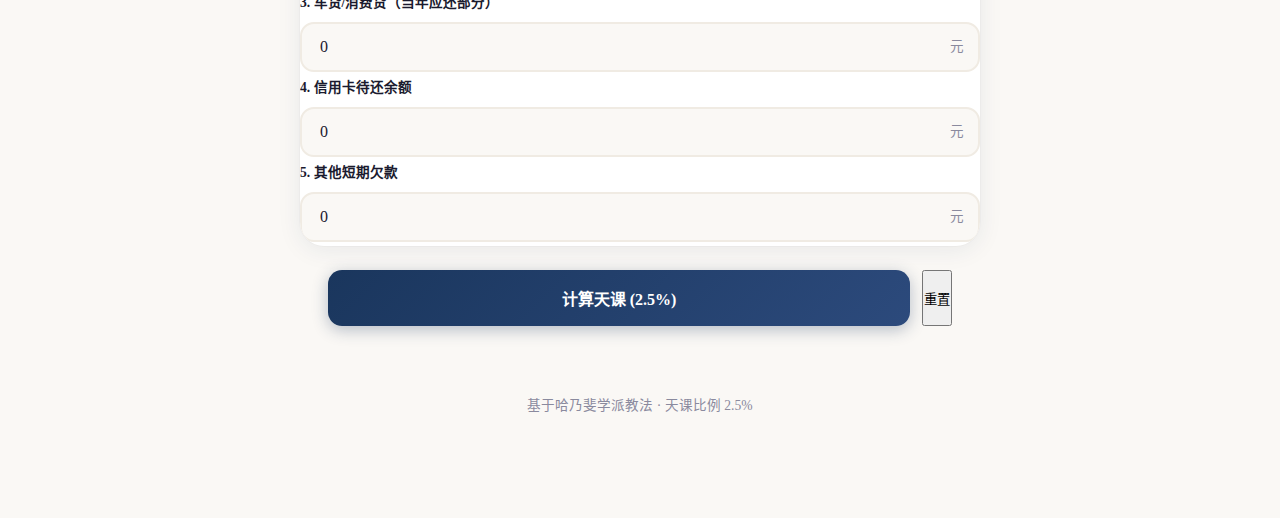
<file: Zakat.html>
<!DOCTYPE html>
<html lang="zh-CN">

<head>
    <meta charset="UTF-8">
    <meta name="viewport" content="width=device-width, initial-scale=1.0">
    <title>哈乃斐学派天课计算器</title>
    <meta name="description" content="基于哈乃斐学派的天课（Zakat）在线计算器，支持实时金银价格获取，帮助穆斯林准确计算应缴天课金额。">
    <link rel="preconnect" href="https://fonts.googleapis.com">
    <link rel="preconnect" href="https://fonts.gstatic.com" crossorigin>
    <link href="https://fonts.googleapis.com/css2?family=Noto+Sans+SC:wght@300;400;500;600;700&display=swap"
        rel="stylesheet">
    <link rel="stylesheet" href="style.css">
</head>

<body>

    <!-- Header -->
    <div class="header">
        <div class="header-icon">
            <svg viewBox="0 0 24 24">
                <path d="M12 2L2 7l10 5 10-5-10-5zM2 17l10 5 10-5M2 12l10 5 10-5" />
            </svg>
        </div>
        <h1>天课计算器</h1>
        <p>“你们当谨守拜功，完纳天课。凡你们为自己而行的善，你们将在真主那里发现其报酬。” —— 《黄牛章》第110节</p>
    </div>

    <div class="container">



        <!-- 金银价格卡片 -->
        <div class="card">
            <div class="card-title">
                <div class="card-title-icon price">
                    <svg viewBox="0 0 24 24">
                        <path
                            d="M12 2C6.48 2 2 6.48 2 12s4.48 10 10 10 10-4.48 10-10S17.52 2 12 2zm1 17h-2v-1h2v1zm0-3h-2V7h2v9z" />
                    </svg>
                </div>
                实时金银价格
                <button class="fetch-btn" id="fetchBtn" onclick="fetchPrices()">
                    <svg viewBox="0 0 24 24" width="14" height="14" fill="currentColor">
                        <path
                            d="M17.65 6.35A7.958 7.958 0 0012 4c-4.42 0-7.99 3.58-7.99 8s3.57 8 7.99 8c3.73 0 6.84-2.55 7.73-6h-2.08A5.99 5.99 0 0112 18c-3.31 0-6-2.69-6-6s2.69-6 6-6c1.66 0 3.14.69 4.22 1.78L13 11h7V4l-2.35 2.35z" />
                    </svg>
                    获取实时价格
                </button>
            </div>
            <div id="priceStatus" class="price-status" style="display:none;"></div>
            <div class="form-row">
                <div class="form-group">
                    <label>每克白银价格</label>
                    <div class="input-wrapper">
                        <input type="number" min="0" inputmode="decimal" id="silverPrice" placeholder="例如 6.50"
                            step="0.01">
                        <span class="unit">元/克</span>
                    </div>
                </div>
                <div class="form-group">
                    <label>每克黄金价格</label>
                    <div class="input-wrapper">
                        <input type="number" min="0" inputmode="decimal" id="goldPrice" placeholder="例如 500.00"
                            step="0.01">
                        <span class="unit">元/克</span>
                    </div>
                </div>
            </div>
            <div class="note">* 点击上方按钮可自动获取实时国际金银价格，用于计算您持有的贵金属市值。</div>
        </div>

        <!-- 起征点卡片 -->
        <div class="card">
            <div class="card-title">
                <div class="card-title-icon nisab">
                    <svg viewBox="0 0 24 24">
                        <path
                            d="M19 3H5c-1.1 0-2 .9-2 2v14c0 1.1.9 2 2 2h14c1.1 0 2-.9 2-2V5c0-1.1-.9-2-2-2zm-5 14H7v-2h7v2zm3-4H7v-2h10v2zm0-4H7V7h10v2z" />
                    </svg>
                </div>
                天课起征点（满贯）
                <div class="card-unit-toggle" id="nisabUnitToggle">
                    <button class="unit-btn active" data-unit="yuan"
                        onclick="switchSectionUnit('nisab','yuan')">元</button>
                    <button class="unit-btn" data-unit="wan" onclick="switchSectionUnit('nisab','wan')">万元</button>
                </div>
            </div>
            <div class="note" style="margin-bottom: 14px; margin-top: -8px;">请根据当地学者的指导或当地白银/黄金价值设置起征点</div>
            <div class="form-group">
                <label>起征点金额</label>
                <div class="input-wrapper">
                    <input type="number" min="0" inputmode="decimal" id="nisabThreshold" class="currency-input"
                        placeholder="例如 25000" step="0.01">
                    <span class="unit unit-display">元</span>
                </div>
                <div class="note">* 哈乃斐学派通常以 612.36 克白银的市场价值为参考标准</div>
            </div>
        </div>

        <!-- 资产卡片 -->
        <div class="card">
            <div class="card-title">
                <div class="card-title-icon asset">
                    <svg viewBox="0 0 24 24">
                        <path
                            d="M21 18v1c0 1.1-.9 2-2 2H5c-1.11 0-2-.9-2-2V5c0-1.1.89-2 2-2h14c1.1 0 2 .9 2 2v1h-9c-1.11 0-2 .9-2 2v8c0 1.1.89 2 2 2h9zm-9-2h10V8H12v8zm4-2.5c-.83 0-1.5-.67-1.5-1.5s.67-1.5 1.5-1.5 1.5.67 1.5 1.5-.67 1.5-1.5 1.5z" />
                    </svg>
                </div>
                资产明细
                <div class="card-unit-toggle" id="assetUnitToggle">
                    <button class="unit-btn active" data-unit="yuan"
                        onclick="switchSectionUnit('asset','yuan')">元</button>
                    <button class="unit-btn" data-unit="wan" onclick="switchSectionUnit('asset','wan')">万元</button>
                </div>
            </div>

            <div class="form-section-label">
                <svg viewBox="0 0 24 24" width="14" height="14" fill="currentColor">
                    <path
                        d="M11.8 10.9c-2.27-.59-3-1.2-3-2.15 0-1.09 1.01-1.85 2.7-1.85 1.78 0 2.44.85 2.5 2.1h2.21c-.07-1.72-1.12-3.3-3.21-3.81V3h-3v2.16c-1.94.42-3.5 1.68-3.5 3.61 0 2.31 1.91 3.46 4.7 4.13 2.5.6 3 1.48 3 2.41 0 .69-.49 1.79-2.7 1.79-2.06 0-2.87-.92-2.98-2.1h-2.2c.12 2.19 1.76 3.42 3.68 3.83V21h3v-2.15c1.95-.37 3.5-1.5 3.5-3.55 0-2.84-2.43-3.81-4.7-4.4z" />
                </svg>
                现金类资产
            </div>
            <div class="form-group">
                <label>1. 现金及银行存款</label>
                <div class="input-wrapper">
                    <input type="number" min="0" inputmode="decimal" id="cash" class="currency-input" placeholder="0.00"
                        value="0">
                    <span class="unit unit-display">元</span>
                </div>
            </div>

            <div class="form-section-label">
                <svg viewBox="0 0 24 24" width="14" height="14" fill="currentColor">
                    <path
                        d="M19 3H5c-1.1 0-2 .9-2 2v14c0 1.1.9 2 2 2h14c1.1 0 2-.9 2-2V5c0-1.1-.9-2-2-2zm-7 14l-5-5 1.41-1.41L12 14.17l7.59-7.59L21 8l-9 9z" />
                </svg>
                贵金属
            </div>
            <div class="form-row">
                <div class="form-group">
                    <label>2. 黄金重量</label>
                    <div class="input-wrapper">
                        <input type="number" min="0" inputmode="decimal" id="goldWeight" placeholder="0" value="0">
                        <span class="unit">克</span>
                    </div>
                    <div class="note">含金条、金币及所有黄金首饰</div>
                </div>
                <div class="form-group">
                    <label>3. 白银重量</label>
                    <div class="input-wrapper">
                        <input type="number" min="0" inputmode="decimal" id="silverWeight" placeholder="0" value="0">
                        <span class="unit">克</span>
                    </div>
                    <div class="note">含银条、银币及所有白银首饰</div>
                </div>
            </div>

            <div class="form-section-label">
                <svg viewBox="0 0 24 24" width="14" height="14" fill="currentColor">
                    <path d="M16 6l2.29 2.29-4.88 4.88-4-4L2 16.59 3.41 18l6-6 4 4 6.3-6.29L22 12V6z" />
                </svg>
                投资与商业资产
            </div>
            <div class="form-group">
                <label>4. 商业库存及贸易货物市值</label>
                <div class="input-wrapper">
                    <input type="number" min="0" inputmode="decimal" id="tradeGoods" class="currency-input"
                        placeholder="0.00" value="0">
                    <span class="unit unit-display">元</span>
                </div>
            </div>
            <div class="form-group">
                <label>5. 股票及基金市值</label>
                <div class="input-wrapper">
                    <input type="number" min="0" inputmode="decimal" id="stocks" class="currency-input"
                        placeholder="0.00" value="0">
                    <span class="unit unit-display">元</span>
                </div>
                <div class="note">含所有股票、基金、债券等金融投资</div>
            </div>
            <div class="form-group">
                <label>6. 投资性房产市值</label>
                <div class="input-wrapper">
                    <input type="number" min="0" inputmode="decimal" id="realEstate" class="currency-input"
                        placeholder="0.00" value="0">
                    <span class="unit unit-display">元</span>
                </div>
                <div class="note">仅含用于投资或出租的房产，不含自住房</div>
            </div>
            <div class="form-group">
                <label>7. 应收账款</label>
                <div class="input-wrapper">
                    <input type="number" min="0" inputmode="decimal" id="receivables" class="currency-input"
                        placeholder="0.00" value="0">
                    <span class="unit unit-display">元</span>
                </div>
                <div class="note">确信能收回的欠款</div>
            </div>
        </div>

        <!-- 债务卡片 -->
        <div class="card">
            <div class="card-title">
                <div class="card-title-icon debt">
                    <svg viewBox="0 0 24 24">
                        <path
                            d="M12 2C6.48 2 2 6.48 2 12s4.48 10 10 10 10-4.48 10-10S17.52 2 12 2zm-1 15h2v-2h-2v2zm0-4h2V7h-2v6z" />
                    </svg>
                </div>
                债务扣除
                <div class="card-unit-toggle" id="debtUnitToggle">
                    <button class="unit-btn active" data-unit="yuan"
                        onclick="switchSectionUnit('debt','yuan')">元</button>
                    <button class="unit-btn" data-unit="wan" onclick="switchSectionUnit('debt','wan')">万元</button>
                </div>
            </div>
            <div class="note" style="margin-bottom: 14px; margin-top: -8px;">仅可扣除短期债务或当年须偿还的长期债务部分</div>
            <div class="form-group">
                <label>1. 个人欠款/借款</label>
                <div class="input-wrapper">
                    <input type="number" min="0" inputmode="decimal" id="personalDebt" class="currency-input"
                        placeholder="0.00" value="0">
                    <span class="unit unit-display">元</span>
                </div>
            </div>
            <div class="form-group">
                <label>2. 房贷（当年应还部分）</label>
                <div class="input-wrapper">
                    <input type="number" min="0" inputmode="decimal" id="mortgage" class="currency-input"
                        placeholder="0.00" value="0">
                    <span class="unit unit-display">元</span>
                </div>
            </div>
            <div class="form-group">
                <label>3. 车贷/消费贷（当年应还部分）</label>
                <div class="input-wrapper">
                    <input type="number" min="0" inputmode="decimal" id="carLoan" class="currency-input"
                        placeholder="0.00" value="0">
                    <span class="unit unit-display">元</span>
                </div>
            </div>
            <div class="form-group">
                <label>4. 信用卡待还余额</label>
                <div class="input-wrapper">
                    <input type="number" min="0" inputmode="decimal" id="creditCard" class="currency-input"
                        placeholder="0.00" value="0">
                    <span class="unit unit-display">元</span>
                </div>
            </div>
            <div class="form-group">
                <label>5. 其他短期欠款</label>
                <div class="input-wrapper">
                    <input type="number" min="0" inputmode="decimal" id="otherDebt" class="currency-input"
                        placeholder="0.00" value="0">
                    <span class="unit unit-display">元</span>
                </div>
            </div>
        </div>

        <!-- 操作按钮 -->
        <div class="btn-group">
            <button class="btn-primary" onclick="calculateAndNavigate()">
                计算天课 (2.5%)
            </button>
            <button class="btn-reset" onclick="resetForm()">重置</button>
        </div>

        <div class="footer">
            基于哈乃斐学派教法 · 天课比例 2.5%
        </div>
    </div>

    <script>
        // ===== State =====
        let assetUnit = 'yuan'; // 'yuan' or 'wan'
        let debtUnit = 'yuan';  // 'yuan' or 'wan'
        let nisabUnit = 'yuan'; // 'yuan' or 'wan'

        // IDs belonging to each section
        const assetCurrencyIds = ['cash', 'tradeGoods', 'stocks', 'realEstate', 'receivables'];
        const debtCurrencyIds = ['personalDebt', 'mortgage', 'carLoan', 'creditCard', 'otherDebt'];
        const nisabCurrencyIds = ['nisabThreshold'];

        // ===== Auto-Save Draft =====
        document.addEventListener('input', (e) => {
            if (e.target.tagName.toLowerCase() === 'input' && e.target.type === 'number') {
                saveDraft();
            }
        });

        function saveDraft() {
            const inputs = document.querySelectorAll('input[type="number"]');
            const draft = {};
            inputs.forEach(input => draft[input.id] = input.value);
            draft.assetUnit = assetUnit;
            draft.debtUnit = debtUnit;
            draft.nisabUnit = nisabUnit;
            localStorage.setItem('zakatDraft', JSON.stringify(draft));
        }

        window.addEventListener('DOMContentLoaded', () => {
            const draftRaw = localStorage.getItem('zakatDraft');
            if (draftRaw) {
                try {
                    const draft = JSON.parse(draftRaw);
                    // Restore input values first
                    const inputs = document.querySelectorAll('input[type="number"]');
                    inputs.forEach(input => {
                        if (draft[input.id] !== undefined) {
                            input.value = draft[input.id];
                        }
                    });
                    // Then restore units (which may convert values)
                    if (draft.assetUnit === 'wan') switchSectionUnit('asset', 'wan');
                    if (draft.debtUnit === 'wan') switchSectionUnit('debt', 'wan');
                    if (draft.nisabUnit === 'wan') switchSectionUnit('nisab', 'wan');
                } catch (e) { /* ignore */ }
            }
        });

        // ===== Section-level Unit Switcher =====
        function switchSectionUnit(section, unit) {
            let currentUnit, ids, toggleId;
            if (section === 'asset') {
                currentUnit = assetUnit; ids = assetCurrencyIds; toggleId = 'assetUnitToggle';
            } else if (section === 'debt') {
                currentUnit = debtUnit; ids = debtCurrencyIds; toggleId = 'debtUnitToggle';
            } else {
                currentUnit = nisabUnit; ids = nisabCurrencyIds; toggleId = 'nisabUnitToggle';
            }
            if (unit === currentUnit) return;
            const factor = unit === 'wan' ? 0.0001 : 10000;

            ids.forEach(id => {
                const input = document.getElementById(id);
                if (!input) return;
                const val = parseFloat(input.value) || 0;
                if (val !== 0) {
                    input.value = parseFloat((val * factor).toPrecision(10));
                }
            });

            // Update state
            if (section === 'asset') assetUnit = unit;
            else if (section === 'debt') debtUnit = unit;
            else nisabUnit = unit;

            // Update toggle buttons
            const toggleEl = document.getElementById(toggleId);
            toggleEl.querySelectorAll('.unit-btn').forEach(btn => {
                btn.classList.toggle('active', btn.dataset.unit === unit);
            });

            // Update unit labels next to inputs
            const unitLabel = unit === 'wan' ? '万元' : '元';
            ids.forEach(id => {
                const input = document.getElementById(id);
                if (!input) return;
                const wrapper = input.closest('.input-wrapper');
                const unitSpan = wrapper?.querySelector('.unit-display');
                if (unitSpan) unitSpan.textContent = unitLabel;
            });

            saveDraft();
        }

        // ===== Real-time Price Fetching =====
        async function fetchPrices() {
            const btn = document.getElementById('fetchBtn');
            const statusEl = document.getElementById('priceStatus');
            btn.disabled = true;
            btn.innerHTML = '<svg class="spin" viewBox="0 0 24 24" width="14" height="14" fill="currentColor"><path d="M17.65 6.35A7.958 7.958 0 0012 4c-4.42 0-7.99 3.58-7.99 8s3.57 8 7.99 8c3.73 0 6.84-2.55 7.73-6h-2.08A5.99 5.99 0 0112 18c-3.31 0-6-2.69-6-6s2.69-6 6-6c1.66 0 3.14.69 4.22 1.78L13 11h7V4l-2.35 2.35z"/></svg> 获取中...';

            statusEl.style.display = 'block';
            statusEl.className = 'price-status loading';
            statusEl.textContent = '正在获取实时国际金银价格...';

            try {
                // Fetch gold and silver prices (USD per troy ounce)
                const [goldRes, silverRes] = await Promise.all([
                    fetch('https://api.gold-api.com/price/XAU'),
                    fetch('https://api.gold-api.com/price/XAG')
                ]);

                if (!goldRes.ok || !silverRes.ok) throw new Error('API 请求失败');

                const goldData = await goldRes.json();
                const silverData = await silverRes.json();

                // Fetch USD to CNY exchange rate
                const fxRes = await fetch('https://open.er-api.com/v6/latest/USD');
                if (!fxRes.ok) throw new Error('汇率获取失败');
                const fxData = await fxRes.json();
                const usdToCny = fxData.rates.CNY;

                // Convert: USD/troy oz → CNY/gram (1 troy oz = 31.1035 grams)
                const troyOzToGram = 31.1035;
                const goldPriceCnyGram = (goldData.price * usdToCny) / troyOzToGram;
                const silverPriceCnyGram = (silverData.price * usdToCny) / troyOzToGram;

                document.getElementById('goldPrice').value = goldPriceCnyGram.toFixed(2);
                document.getElementById('silverPrice').value = silverPriceCnyGram.toFixed(2);

                const now = new Date();
                const timeStr = now.toLocaleTimeString('zh-CN', { hour: '2-digit', minute: '2-digit' });
                statusEl.className = 'price-status success';
                statusEl.innerHTML = '✓ 价格已更新（' + timeStr + '）· 汇率 1 USD = ' + usdToCny.toFixed(4) + ' CNY';
            } catch (err) {
                statusEl.className = 'price-status error';
                statusEl.textContent = '⚠ 获取失败，请手动输入价格 (' + err.message + ')';
            } finally {
                btn.disabled = false;
                btn.innerHTML = '<svg viewBox="0 0 24 24" width="14" height="14" fill="currentColor"><path d="M17.65 6.35A7.958 7.958 0 0012 4c-4.42 0-7.99 3.58-7.99 8s3.57 8 7.99 8c3.73 0 6.84-2.55 7.73-6h-2.08A5.99 5.99 0 0112 18c-3.31 0-6-2.69-6-6s2.69-6 6-6c1.66 0 3.14.69 4.22 1.78L13 11h7V4l-2.35 2.35z"/></svg> 获取实时价格';
            }
        }

        // ===== Helpers =====
        function getVal(id) {
            return parseFloat(document.getElementById(id).value) || 0;
        }

        // Convert asset currency input to yuan
        function assetToYuan(val) {
            return assetUnit === 'wan' ? val * 10000 : val;
        }

        // Convert debt currency input to yuan
        function debtToYuan(val) {
            return debtUnit === 'wan' ? val * 10000 : val;
        }

        // Convert nisab currency input to yuan
        function nisabToYuan(val) {
            return nisabUnit === 'wan' ? val * 10000 : val;
        }

        // ===== Calculate & Navigate to Result Page =====
        function calculateAndNavigate() {
            const nisabInputRaw = getVal('nisabThreshold');
            if (nisabInputRaw <= 0) {
                document.getElementById('nisabThreshold').focus();
                return;
            }

            const silverPrice = getVal('silverPrice');
            const goldPrice = getVal('goldPrice');

            // Gold/silver prices needed only if user has entered weight
            const goldWeight = getVal('goldWeight');
            const silverWeight = getVal('silverWeight');

            if (goldWeight > 0 && goldPrice <= 0) {
                document.getElementById('goldPrice').focus();
                return;
            }
            if (silverWeight > 0 && silverPrice <= 0) {
                document.getElementById('silverPrice').focus();
                return;
            }

            // Raw input values
            const cash = assetToYuan(getVal('cash'));
            const tradeGoods = assetToYuan(getVal('tradeGoods'));
            const stocks = assetToYuan(getVal('stocks'));
            const realEstate = assetToYuan(getVal('realEstate'));
            const receivables = assetToYuan(getVal('receivables'));

            const personalDebt = debtToYuan(getVal('personalDebt'));
            const mortgage = debtToYuan(getVal('mortgage'));
            const carLoan = debtToYuan(getVal('carLoan'));
            const creditCard = debtToYuan(getVal('creditCard'));
            const otherDebt = debtToYuan(getVal('otherDebt'));

            // Floating point safe addition helper
            const safeAdd = (...nums) => nums.reduce((sum, num) => Math.round((sum + num) * 100) / 100, 0);

            // Nisab threshold: convert to 元 based on current nisab unit
            const nisabThreshold = Math.round(nisabToYuan(nisabInputRaw) * 100) / 100;

            // Precious metal values (in yuan)
            const goldValue = Math.round((goldWeight * goldPrice) * 100) / 100;
            const silverValue = Math.round((silverWeight * silverPrice) * 100) / 100;

            const totalAssets = safeAdd(cash, goldValue, silverValue, tradeGoods, stocks, realEstate, receivables);
            const totalDebts = safeAdd(personalDebt, mortgage, carLoan, creditCard, otherDebt);
            const netWealth = Math.round((totalAssets - totalDebts) * 100) / 100;

            const isAboveNisab = netWealth >= nisabThreshold;
            const zakatDue = isAboveNisab ? Math.round((netWealth * 0.025) * 100) / 100 : 0;

            // Store result data
            const resultData = {
                silverPrice,
                goldPrice,
                nisabThreshold,
                assets: {
                    cash,
                    goldWeight,
                    goldValue,
                    silverWeight,
                    silverValue,
                    tradeGoods,
                    stocks,
                    realEstate,
                    receivables
                },
                debts: {
                    personalDebt,
                    mortgage,
                    carLoan,
                    creditCard,
                    otherDebt
                },
                totalAssets,
                totalDebts,
                netWealth,
                isAboveNisab,
                zakatDue,
                calculatedAt: new Date().toISOString()
            };

            localStorage.setItem('zakatResult', JSON.stringify(resultData));
            window.location.href = 'result.html';
        }

        // ===== Reset =====
        function resetForm() {
            if (assetUnit === 'wan') switchSectionUnit('asset', 'yuan');
            if (debtUnit === 'wan') switchSectionUnit('debt', 'yuan');
            if (nisabUnit === 'wan') switchSectionUnit('nisab', 'yuan');
            document.querySelectorAll('input[type="number"]').forEach(input => {
                if (input.id === 'silverPrice' || input.id === 'goldPrice' || input.id === 'nisabThreshold') {
                    input.value = '';
                } else {
                    input.value = '0';
                }
            });
            document.getElementById('priceStatus').style.display = 'none';
            localStorage.removeItem('zakatDraft');
            // Re-fetch real-time prices after reset
            fetchPrices();
        }

        // Enter key to calculate
        document.addEventListener('keydown', function (e) {
            if (e.key === 'Enter') calculateAndNavigate();
        });

        // ===== Auto-clear 0 on focus =====
        document.addEventListener('focusin', (e) => {
            if (e.target.matches('input[type="number"]') && e.target.value === '0') {
                e.target.value = '';
            }
        });
        document.addEventListener('focusout', (e) => {
            if (e.target.matches('input[type="number"]') && e.target.value === '') {
                // Don't restore 0 for price/nisab fields that use placeholder
                if (e.target.id !== 'silverPrice' && e.target.id !== 'goldPrice' && e.target.id !== 'nisabThreshold') {
                    e.target.value = '0';
                }
            }
        });

        // Auto-fetch prices on load
        fetchPrices();
    </script>

</body>

</html>
</file>
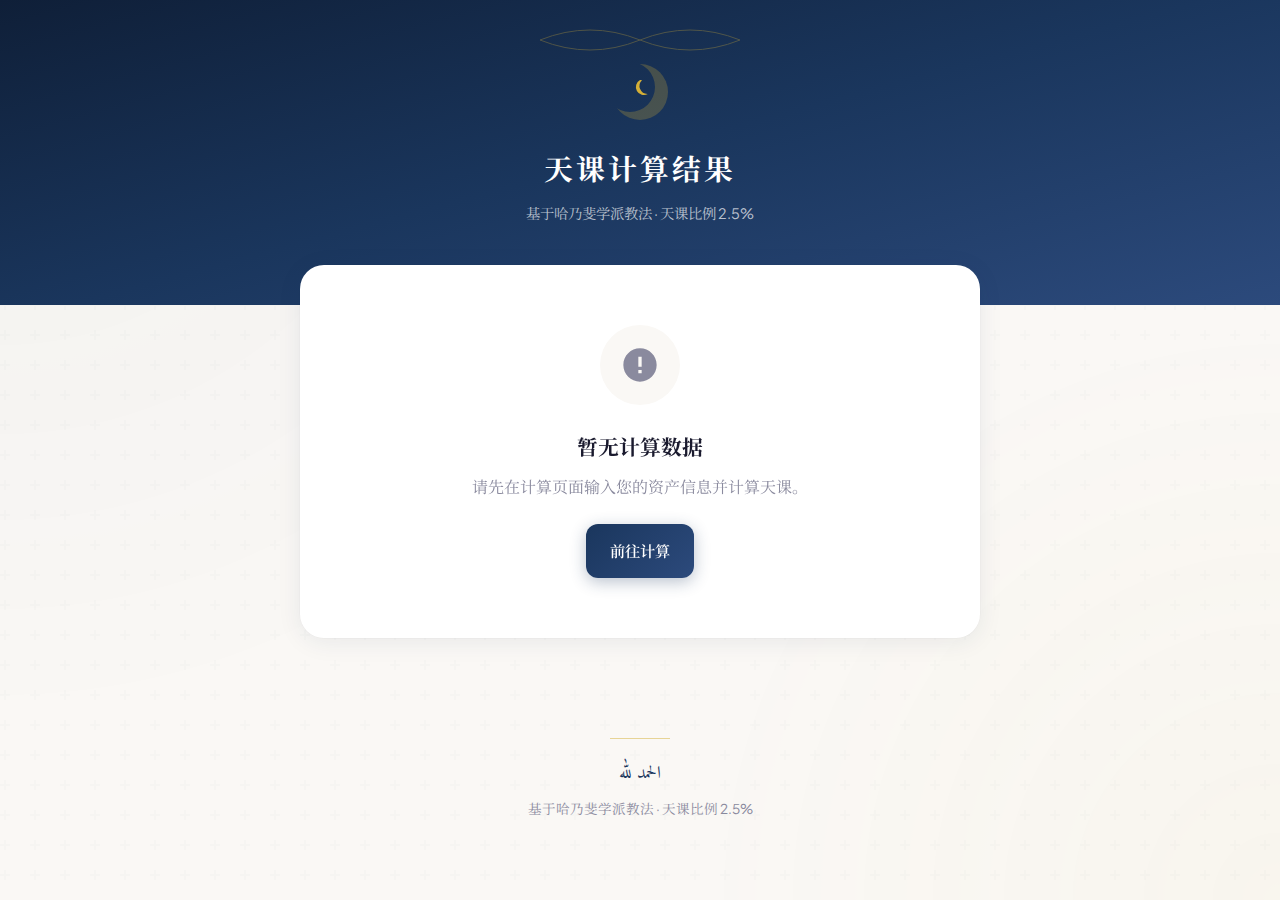
<file: zakat-V1/result.html>
<!DOCTYPE html>
<html lang="zh-CN">
<head>
    <meta charset="UTF-8">
    <meta name="viewport" content="width=device-width, initial-scale=1.0">
    <title>天课计算结果 · Zakat Result</title>
    <meta name="description" content="您的天课计算结果详情">
    <link rel="preconnect" href="https://fonts.googleapis.com">
    <link rel="preconnect" href="https://fonts.gstatic.com" crossorigin>
    <link href="https://fonts.googleapis.com/css2?family=Amiri:wght@400;700&family=Noto+Serif+SC:wght@400;500;600;700&family=Plus+Jakarta+Sans:wght@400;500;600;700&display=swap" rel="stylesheet">
    <style>
        :root {
            --lapis: #1a365d;
            --lapis-light: #2c4a7c;
            --lapis-dark: #0f1f38;
            --gold: #d4af37;
            --gold-light: #e8c94d;
            --gold-pale: #f5e6b3;
            --ivory: #faf8f5;
            --ivory-dark: #f0ebe3;
            --text: #1a1a2e;
            --text-light: #4a4a5e;
            --text-muted: #8a8a9e;
            --success: #2d5a4a;
            --danger: #8b3a3a;
            --shadow: rgba(26, 54, 93, 0.08);
            --shadow-lg: rgba(26, 54, 93, 0.15);
        }

        * {
            margin: 0;
            padding: 0;
            box-sizing: border-box;
        }

        body {
            font-family: 'Plus Jakarta Sans', 'Noto Serif SC', serif;
            background: var(--ivory);
            color: var(--text);
            line-height: 1.7;
            min-height: 100vh;
        }

        .geometric-bg {
            position: fixed;
            top: 0;
            left: 0;
            right: 0;
            bottom: 0;
            pointer-events: none;
            z-index: 0;
            opacity: 0.03;
            background-image:
                radial-gradient(circle at 0% 0%, var(--lapis) 0%, transparent 50%),
                radial-gradient(circle at 100% 100%, var(--gold) 0%, transparent 40%);
        }

        .geometric-pattern {
            position: fixed;
            top: 0;
            left: 0;
            right: 0;
            bottom: 0;
            pointer-events: none;
            z-index: 0;
            opacity: 0.015;
            background-image: url("data:image/svg+xml,%3Csvg width='60' height='60' viewBox='0 0 60 60' xmlns='http://www.w3.org/2000/svg'%3E%3Cg fill='none' fill-rule='evenodd'%3E%3Cg fill='%231a365d' fill-opacity='1'%3E%3Cpath d='M36 34v-4h-2v4h-4v2h4v4h2v-4h4v-2h-4zm0-30V0h-2v4h-4v2h4v4h2V6h4V4h-4zM6 34v-4H4v4H0v2h4v4h2v-4h4v-2H6zM6 4V0H4v4H0v2h4v4h2V6h4V4H6z'/%3E%3C/g%3E%3C/g%3E%3C/svg%3E");
        }

        /* Header */
        .header {
            position: relative;
            background: linear-gradient(165deg, var(--lapis-dark) 0%, var(--lapis) 50%, var(--lapis-light) 100%);
            padding: 60px 24px 80px;
            text-align: center;
            overflow: hidden;
        }

        .header::before {
            content: '';
            position: absolute;
            top: 0;
            left: 0;
            right: 0;
            bottom: 0;
            background: radial-gradient(ellipse 80% 50% at 50% 120%, var(--gold) 0%, transparent 50%);
            opacity: 0.1;
        }

        .header-decoration {
            position: absolute;
            top: 20px;
            left: 50%;
            transform: translateX(-50%);
            width: 200px;
            height: 40px;
            opacity: 0.3;
        }

        .header-decoration svg {
            width: 100%;
            height: 100%;
            fill: none;
            stroke: var(--gold);
            stroke-width: 1;
        }

        .header-icon {
            position: relative;
            width: 64px;
            height: 64px;
            margin: 0 auto 20px;
            display: flex;
            align-items: center;
            justify-content: center;
        }

        .header-icon::before {
            content: '';
            position: absolute;
            width: 56px;
            height: 56px;
            border-radius: 50%;
            background: transparent;
            box-shadow: inset -10px -5px 0 3px var(--gold);
            opacity: 0.25;
        }

        .header-icon svg {
            width: 32px;
            height: 32px;
            fill: var(--gold);
            position: relative;
            z-index: 1;
        }

        .header h1 {
            font-family: 'Noto Serif SC', serif;
            font-size: 1.8rem;
            font-weight: 700;
            color: #fff;
            letter-spacing: 3px;
            margin-bottom: 8px;
            position: relative;
            z-index: 1;
        }

        .header-subtitle {
            font-size: 0.9rem;
            color: rgba(255, 255, 255, 0.7);
            position: relative;
            z-index: 1;
        }

        /* Container */
        .container {
            max-width: 720px;
            margin: -40px auto 60px;
            padding: 0 20px;
            position: relative;
            z-index: 1;
        }

        /* Timestamp */
        .timestamp {
            text-align: center;
            font-size: 0.8rem;
            color: var(--text-muted);
            margin-bottom: 20px;
        }

        /* Cards */
        .card {
            background: #fff;
            border-radius: 24px;
            box-shadow: 0 4px 24px var(--shadow), 0 0 0 1px rgba(0, 0, 0, 0.02);
            margin-bottom: 24px;
            overflow: hidden;
            animation: fadeInUp 0.6s ease both;
        }

        .card:nth-child(2) { animation-delay: 0.1s; }
        .card:nth-child(3) { animation-delay: 0.2s; }
        .card:nth-child(4) { animation-delay: 0.3s; }

        @keyframes fadeInUp {
            from { opacity: 0; transform: translateY(20px); }
            to { opacity: 1; transform: translateY(0); }
        }

        /* Result Hero */
        .result-hero {
            text-align: center;
            padding: 48px 32px;
            background: linear-gradient(135deg, var(--ivory) 0%, #fff 100%);
            position: relative;
            overflow: hidden;
        }

        .result-hero::before {
            content: '';
            position: absolute;
            top: 0;
            left: 0;
            right: 0;
            height: 4px;
            background: linear-gradient(90deg, var(--lapis), var(--gold), var(--lapis));
        }

        .status-badge {
            display: inline-flex;
            align-items: center;
            gap: 8px;
            padding: 10px 20px;
            border-radius: 100px;
            font-size: 0.85rem;
            font-weight: 600;
            margin-bottom: 24px;
        }

        .status-badge.reached {
            background: linear-gradient(135deg, #e8f5f0 0%, #d4ede3 100%);
            color: var(--success);
        }

        .status-badge.not-reached {
            background: linear-gradient(135deg, #f5f5f5 0%, #ebebeb 100%);
            color: var(--text-muted);
        }

        .status-badge svg {
            width: 18px;
            height: 18px;
            fill: currentColor;
        }

        .zakat-amount {
            font-family: 'Noto Serif SC', serif;
            font-size: 3.5rem;
            font-weight: 700;
            color: var(--lapis);
            line-height: 1.2;
            margin-bottom: 8px;
        }

        .zakat-amount.zero {
            color: var(--text-muted);
        }

        .zakat-amount .currency {
            font-size: 1.2rem;
            font-weight: 500;
            color: var(--text-light);
            margin-left: 8px;
        }

        .status-text {
            font-size: 0.95rem;
            color: var(--text-light);
            font-weight: 500;
        }

        /* Nisab Progress */
        .nisab-section {
            padding: 24px 32px;
            border-top: 1px solid var(--ivory-dark);
            background: #fff;
        }

        .nisab-label {
            display: flex;
            justify-content: space-between;
            align-items: center;
            font-size: 0.85rem;
            color: var(--text-light);
            margin-bottom: 10px;
        }

        .nisab-label strong {
            color: var(--text);
            font-weight: 600;
        }

        .progress-container {
            position: relative;
            height: 10px;
            background: var(--ivory-dark);
            border-radius: 5px;
            overflow: hidden;
        }

        .progress-bar {
            height: 100%;
            border-radius: 5px;
            background: linear-gradient(90deg, var(--lapis), var(--gold));
            transition: width 1s cubic-bezier(0.22, 1, 0.36, 1);
            position: relative;
            min-width: 0;
        }

        .progress-bar::after {
            content: '';
            position: absolute;
            top: 0;
            left: 0;
            right: 0;
            bottom: 0;
            background: linear-gradient(90deg, transparent, rgba(255,255,255,0.3), transparent);
            animation: shimmer 2s infinite;
        }

        @keyframes shimmer {
            0% { transform: translateX(-100%); }
            100% { transform: translateX(100%); }
        }

        .nisab-values {
            display: flex;
            justify-content: space-between;
            margin-top: 12px;
            font-size: 0.8rem;
            color: var(--text-muted);
        }

        /* Detail Sections */
        .detail-section {
            padding: 24px 32px;
            border-top: 1px solid var(--ivory-dark);
        }

        .detail-section-title {
            font-size: 0.75rem;
            font-weight: 700;
            color: var(--lapis);
            text-transform: uppercase;
            letter-spacing: 1.5px;
            margin-bottom: 16px;
            display: flex;
            align-items: center;
            gap: 10px;
        }

        .detail-section-title svg {
            width: 16px;
            height: 16px;
            fill: var(--lapis);
        }

        .detail-row {
            display: flex;
            justify-content: space-between;
            align-items: center;
            padding: 10px 0;
            font-size: 0.9rem;
            border-bottom: 1px solid rgba(240, 235, 227, 0.5);
        }

        .detail-row:last-child {
            border-bottom: none;
        }

        .detail-row .label {
            color: var(--text-light);
            display: flex;
            align-items: center;
            gap: 8px;
        }

        .detail-row .value {
            font-weight: 600;
            color: var(--text);
            font-variant-numeric: tabular-nums;
        }

        .detail-row.deduction .value {
            color: var(--danger);
        }

        .detail-row.subtotal {
            border-top: 2px solid var(--ivory-dark);
            margin-top: 8px;
            padding-top: 14px;
            font-weight: 600;
        }

        .detail-row.subtotal .label {
            color: var(--text);
        }

        .detail-row.total {
            border-top: 2px solid var(--lapis);
            margin-top: 8px;
            padding-top: 16px;
            font-weight: 700;
        }

        .detail-row.total .label,
        .detail-row.total .value {
            font-size: 1rem;
            color: var(--lapis);
        }

        /* Reference Section */
        .reference-section {
            padding: 24px 32px;
            background: linear-gradient(135deg, var(--ivory) 0%, #fff 100%);
        }

        .reference-title {
            font-size: 0.75rem;
            font-weight: 700;
            color: var(--text-muted);
            text-transform: uppercase;
            letter-spacing: 1.5px;
            margin-bottom: 16px;
        }

        .reference-grid {
            display: grid;
            grid-template-columns: repeat(auto-fit, minmax(200px, 1fr));
            gap: 12px;
        }

        .reference-item {
            display: flex;
            justify-content: space-between;
            font-size: 0.85rem;
        }

        .reference-item .label {
            color: var(--text-muted);
        }

        .reference-item .value {
            color: var(--text);
            font-weight: 500;
            font-variant-numeric: tabular-nums;
        }

        /* Actions */
        .result-actions {
            padding: 24px 32px;
            border-top: 1px solid var(--ivory-dark);
            display: flex;
            gap: 12px;
            justify-content: center;
            background: #fff;
        }

        .btn {
            display: inline-flex;
            align-items: center;
            gap: 8px;
            padding: 14px 24px;
            border-radius: 12px;
            font-size: 0.95rem;
            font-weight: 600;
            font-family: inherit;
            cursor: pointer;
            transition: all 0.25s ease;
            text-decoration: none;
        }

        .btn-primary {
            background: linear-gradient(135deg, var(--lapis) 0%, var(--lapis-light) 100%);
            color: #fff;
            border: none;
            box-shadow: 0 4px 16px rgba(26, 54, 93, 0.3);
        }

        .btn-primary:hover {
            transform: translateY(-2px);
            box-shadow: 0 6px 20px rgba(26, 54, 93, 0.4);
        }

        .btn-secondary {
            background: transparent;
            color: var(--text-light);
            border: 2px solid var(--ivory-dark);
        }

        .btn-secondary:hover {
            border-color: var(--text-muted);
            background: var(--ivory);
        }

        .btn svg {
            width: 18px;
            height: 18px;
            fill: currentColor;
        }

        /* No Data */
        .no-data {
            text-align: center;
            padding: 60px 32px;
        }

        .no-data-icon {
            width: 80px;
            height: 80px;
            margin: 0 auto 24px;
            background: var(--ivory);
            border-radius: 50%;
            display: flex;
            align-items: center;
            justify-content: center;
        }

        .no-data-icon svg {
            width: 40px;
            height: 40px;
            fill: var(--text-muted);
        }

        .no-data h2 {
            font-family: 'Noto Serif SC', serif;
            font-size: 1.3rem;
            color: var(--text);
            margin-bottom: 8px;
        }

        .no-data p {
            color: var(--text-muted);
            margin-bottom: 24px;
        }

        /* Footer */
        .footer {
            text-align: center;
            padding: 40px 20px;
            color: var(--text-muted);
            font-size: 0.85rem;
        }

        .footer-divider {
            width: 60px;
            height: 1px;
            background: var(--gold);
            margin: 0 auto 20px;
            opacity: 0.5;
        }

        .footer-arabic {
            font-family: 'Amiri', serif;
            font-size: 1.1rem;
            color: var(--lapis);
            margin-bottom: 8px;
        }

        /* Responsive */
        @media (max-width: 640px) {
            .header {
                padding: 40px 20px 60px;
            }

            .header h1 {
                font-size: 1.5rem;
            }

            .container {
                margin-top: -30px;
                padding: 0 16px;
            }

            .zakat-amount {
                font-size: 2.8rem;
            }

            .result-hero {
                padding: 36px 24px;
            }

            .nisab-section,
            .detail-section,
            .reference-section,
            .result-actions {
                padding: 20px 24px;
            }

            .reference-grid {
                grid-template-columns: 1fr;
            }

            .result-actions {
                flex-direction: column;
            }

            .btn {
                justify-content: center;
            }
        }

        /* Print */
        @media print {
            body {
                background: #fff;
            }

            .geometric-bg, .geometric-pattern {
                display: none;
            }

            .header {
                background: var(--lapis) !important;
                -webkit-print-color-adjust: exact;
                print-color-adjust: exact;
            }

            .card {
                box-shadow: none;
                border: 1px solid var(--ivory-dark);
                break-inside: avoid;
            }

            .result-actions {
                display: none;
            }

            .progress-bar::after {
                display: none;
            }
        }
    </style>
</head>
<body>
    <div class="geometric-bg"></div>
    <div class="geometric-pattern"></div>

    <header class="header">
        <div class="header-decoration">
            <svg viewBox="0 0 200 40" preserveAspectRatio="none">
                <path d="M0,20 Q50,0 100,20 T200,20" />
                <path d="M0,20 Q50,40 100,20 T200,20" />
            </svg>
        </div>
        <div class="header-icon">
            <svg viewBox="0 0 24 24"><path d="M12 3c.5 0 1 .05 1.5.15a6 6 0 0 0 4.35 10.35A6 6 0 1 1 12 3z"/></svg>
        </div>
        <h1>天课计算结果</h1>
        <p class="header-subtitle">基于哈乃斐学派教法 · 天课比例 2.5%</p>
    </header>

    <main class="container" id="resultContainer">
        <!-- Content will be dynamically generated -->
    </main>

    <footer class="footer" id="footer" style="display:none;">
        <div class="footer-divider"></div>
        <div class="footer-arabic">الحمد لله</div>
        <div>基于哈乃斐学派教法 · 天课比例 2.5%</div>
    </footer>

    <script>
        const fmt = (n) => n.toLocaleString('zh-CN', { minimumFractionDigits: 2, maximumFractionDigits: 2 });

        function sanitizeNumber(raw) {
            const n = Number.parseFloat(raw);
            return Number.isFinite(n) ? Math.max(0, n) : 0;
        }

        function roundMoney(num) {
            return Math.round(num * 100) / 100;
        }

        function clearResult() {
            localStorage.removeItem('zakatResultV2');
            window.location.href = 'index.html';
        }

        function normalizeResultData(rawData) {
            const rawAssets = rawData.assets && typeof rawData.assets === 'object' ? rawData.assets : {};
            const rawDebts = rawData.debts && typeof rawData.debts === 'object' ? rawData.debts : {};

            const goldPrice = sanitizeNumber(rawData.goldPrice);
            const silverPrice = sanitizeNumber(rawData.silverPrice);
            const nisabThreshold = sanitizeNumber(rawData.nisabThreshold);

            const assets = {
                cash: sanitizeNumber(rawAssets.cash),
                goldWeight: sanitizeNumber(rawAssets.goldWeight),
                silverWeight: sanitizeNumber(rawAssets.silverWeight),
                tradeGoods: sanitizeNumber(rawAssets.tradeGoods),
                stocks: sanitizeNumber(rawAssets.stocks),
                realEstate: sanitizeNumber(rawAssets.realEstate),
                receivables: sanitizeNumber(rawAssets.receivables)
            };

            assets.goldValue = roundMoney(assets.goldWeight * goldPrice);
            assets.silverValue = roundMoney(assets.silverWeight * silverPrice);

            const debts = {
                personalDebt: sanitizeNumber(rawDebts.personalDebt),
                mortgage: sanitizeNumber(rawDebts.mortgage),
                carLoan: sanitizeNumber(rawDebts.carLoan),
                creditCard: sanitizeNumber(rawDebts.creditCard),
                otherDebt: sanitizeNumber(rawDebts.otherDebt),
                annualBasicExpenses: sanitizeNumber(rawDebts.annualBasicExpenses)
            };

            const totalAssets = roundMoney(
                assets.cash + assets.goldValue + assets.silverValue + assets.tradeGoods + assets.stocks + assets.realEstate + assets.receivables
            );
            const totalDebts = roundMoney(
                debts.personalDebt + debts.mortgage + debts.carLoan + debts.creditCard + debts.otherDebt + debts.annualBasicExpenses
            );
            const netWealth = roundMoney(totalAssets - totalDebts);
            const isAboveNisab = nisabThreshold > 0 && netWealth >= nisabThreshold;
            const zakatDue = isAboveNisab ? roundMoney(netWealth * 0.025) : 0;

            return {
                hawlConfirmed: !!rawData.hawlConfirmed,
                silverPrice,
                goldPrice,
                nisabThreshold,
                assets,
                debts,
                totalAssets,
                totalDebts,
                netWealth,
                isAboveNisab,
                zakatDue,
                calculatedAt: rawData.calculatedAt
            };
        }

        function formatCalculatedAt(value) {
            const dt = new Date(value);
            if (Number.isNaN(dt.getTime())) return '未知';
            return dt.toLocaleString('zh-CN');
        }

        function renderNoData(container) {
            container.innerHTML = `
                <div class="card no-data">
                    <div class="no-data-icon">
                        <svg viewBox="0 0 24 24"><path d="M12 2C6.48 2 2 6.48 2 12s4.48 10 10 10 10-4.48 10-10S17.52 2 12 2zm1 15h-2v-2h2v2zm0-4h-2V7h2v6z"/></svg>
                    </div>
                    <h2>暂无计算数据</h2>
                    <p>请先在计算页面输入您的资产信息并计算天课。</p>
                    <a href="index.html" class="btn btn-primary">前往计算</a>
                </div>
            `;
            document.getElementById('footer').style.display = 'block';
        }

        function renderCorruptedData(container) {
            container.innerHTML = `
                <div class="card no-data">
                    <div class="no-data-icon">
                        <svg viewBox="0 0 24 24"><path d="M12 2C6.48 2 2 6.48 2 12s4.48 10 10 10 10-4.48 10-10S17.52 2 12 2zm1 15h-2v-2h2v2zm0-4h-2V7h2v6z"/></svg>
                    </div>
                    <h2>结果数据损坏</h2>
                    <p>检测到本地结果数据异常，请清除后重新计算。</p>
                    <div style="display:flex;gap:12px;justify-content:center;">
                        <button class="btn btn-secondary" onclick="clearResult()">清除数据</button>
                        <a href="index.html" class="btn btn-primary">返回计算页</a>
                    </div>
                </div>
            `;
            document.getElementById('footer').style.display = 'block';
        }

        function render() {
            const container = document.getElementById('resultContainer');
            const raw = localStorage.getItem('zakatResultV2');

            if (!raw) {
                renderNoData(container);
                return;
            }

            let parsed;
            try {
                parsed = JSON.parse(raw);
            } catch (err) {
                renderCorruptedData(container);
                return;
            }

            if (!parsed || typeof parsed !== 'object') {
                renderCorruptedData(container);
                return;
            }

            const d = normalizeResultData(parsed);
            const rawPct = d.nisabThreshold > 0 ? (d.netWealth / d.nisabThreshold) * 100 : 0;
            const pct = Math.min(Math.max(rawPct, 0), 100);
            const calcTime = formatCalculatedAt(d.calculatedAt);

            container.innerHTML = `
                <div class="timestamp">计算时间：${calcTime}</div>

                <!-- 主结果卡片 -->
                <div class="card">
                    <div class="result-hero">
                        <div class="status-badge ${d.isAboveNisab ? 'reached' : 'not-reached'}">
                            ${d.isAboveNisab
                                ? '<svg viewBox="0 0 24 24"><path d="M9 16.17L4.83 12l-1.42 1.41L9 19 21 7l-1.41-1.41L9 16.17z"/></svg> 已达到起征点'
                                : '<svg viewBox="0 0 24 24"><path d="M12 2C6.48 2 2 6.48 2 12s4.48 10 10 10 10-4.48 10-10S17.52 2 12 2zm-1 15h2v-6h-2v6zm0-8h2V7h-2v2z"/></svg> 未达到起征点'
                            }
                        </div>
                        <div class="zakat-amount ${d.isAboveNisab ? '' : 'zero'}">
                            ${fmt(d.zakatDue)}<span class="currency">元</span>
                        </div>
                        <div class="status-text">${d.isAboveNisab ? '您的净资产已达到起征点，需缴纳天课' : '您的净资产未达到起征点，无需缴纳天课'}</div>
                    </div>

                    <div class="nisab-section">
                        <div class="nisab-label">
                            <span>起征点进度</span>
                            <strong>${Math.round(rawPct)}%</strong>
                        </div>
                        <div class="progress-container">
                            <div class="progress-bar" id="progressBar" style="width: 0%"></div>
                        </div>
                        <div class="nisab-values">
                            <span>起征点: ${fmt(d.nisabThreshold)} 元</span>
                            <span>净资产: ${fmt(d.netWealth)} 元</span>
                        </div>
                    </div>

                    <div class="result-actions">
                        <a href="index.html" class="btn btn-primary">
                            <svg viewBox="0 0 24 24"><path d="M20 11H7.83l5.59-5.59L12 4l-8 8 8 8 1.41-1.41L7.83 13H20v-2z"/></svg>
                            返回重新计算
                        </a>
                    </div>
                </div>

                <!-- 资产明细卡片 -->
                <div class="card">
                    <div class="detail-section">
                        <div class="detail-section-title">
                            <svg viewBox="0 0 24 24"><path d="M12 2C6.48 2 2 6.48 2 12s4.48 10 10 10 10-4.48 10-10S17.52 2 12 2zm-2 15l-5-5 1.41-1.41L10 14.17l7.59-7.59L19 8l-9 9z"/></svg>
                            资产明细
                        </div>

                        <div class="detail-row">
                            <span class="label">现金及银行存款</span>
                            <span class="value">${fmt(d.assets.cash)} 元</span>
                        </div>
                        <div class="detail-row">
                            <span class="label">黄金 (${d.assets.goldWeight}克 × ${d.goldPrice.toFixed(2)}元)</span>
                            <span class="value">${fmt(d.assets.goldValue)} 元</span>
                        </div>
                        <div class="detail-row">
                            <span class="label">白银 (${d.assets.silverWeight}克 × ${d.silverPrice.toFixed(2)}元)</span>
                            <span class="value">${fmt(d.assets.silverValue)} 元</span>
                        </div>
                        <div class="detail-row">
                            <span class="label">商业库存及贸易货物</span>
                            <span class="value">${fmt(d.assets.tradeGoods)} 元</span>
                        </div>
                        <div class="detail-row">
                            <span class="label">股票及基金</span>
                            <span class="value">${fmt(d.assets.stocks)} 元</span>
                        </div>
                        <div class="detail-row">
                            <span class="label">投资性房产</span>
                            <span class="value">${fmt(d.assets.realEstate)} 元</span>
                        </div>
                        <div class="detail-row">
                            <span class="label">应收账款</span>
                            <span class="value">${fmt(d.assets.receivables)} 元</span>
                        </div>
                        <div class="detail-row subtotal">
                            <span class="label">资产合计</span>
                            <span class="value">${fmt(d.totalAssets)} 元</span>
                        </div>
                    </div>

                    <div class="detail-section">
                        <div class="detail-section-title">
                            <svg viewBox="0 0 24 24"><path d="M12 2C6.48 2 2 6.48 2 12s4.48 10 10 10 10-4.48 10-10S17.52 2 12 2zm1 15h-2v-2h2v2zm0-4h2V7h-2v6z"/></svg>
                            债务扣除
                        </div>

                        <div class="detail-row deduction">
                            <span class="label">一年基本日常开支</span>
                            <span class="value">−${fmt(d.debts.annualBasicExpenses)} 元</span>
                        </div>
                        <div class="detail-row deduction">
                            <span class="label">个人欠款/借款</span>
                            <span class="value">−${fmt(d.debts.personalDebt)} 元</span>
                        </div>
                        <div class="detail-row deduction">
                            <span class="label">房贷（当年应还）</span>
                            <span class="value">−${fmt(d.debts.mortgage)} 元</span>
                        </div>
                        <div class="detail-row deduction">
                            <span class="label">车贷/消费贷（当年应还）</span>
                            <span class="value">−${fmt(d.debts.carLoan)} 元</span>
                        </div>
                        <div class="detail-row deduction">
                            <span class="label">信用卡待还余额</span>
                            <span class="value">−${fmt(d.debts.creditCard)} 元</span>
                        </div>
                        <div class="detail-row deduction">
                            <span class="label">其他短期欠款</span>
                            <span class="value">−${fmt(d.debts.otherDebt)} 元</span>
                        </div>
                        <div class="detail-row subtotal">
                            <span class="label">债务合计</span>
                            <span class="value" style="color: var(--danger);">−${fmt(d.totalDebts)} 元</span>
                        </div>
                    </div>

                    <div class="detail-section">
                        <div class="detail-row total">
                            <span class="label">净资产</span>
                            <span class="value">${fmt(d.netWealth)} 元</span>
                        </div>
                        ${d.isAboveNisab ? `
                        <div class="detail-row" style="margin-top: 8px;">
                            <span class="label">× 天课比例</span>
                            <span class="value" style="color: var(--lapis);">2.5%</span>
                        </div>
                        <div class="detail-row total">
                            <span class="label">应缴天课</span>
                            <span class="value">${fmt(d.zakatDue)} 元</span>
                        </div>
                        ` : ''}
                    </div>
                </div>

                <!-- 参考信息 -->
                <div class="card">
                    <div class="reference-section">
                        <div class="reference-title">参考信息</div>
                        <div class="reference-grid">
                            <div class="reference-item">
                                <span class="label">起征点（用户设定）</span>
                                <span class="value">${fmt(d.nisabThreshold)} 元</span>
                            </div>
                            <div class="reference-item">
                                <span class="label">Hawl 前提确认</span>
                                <span class="value">${d.hawlConfirmed ? '已确认' : '未确认'}</span>
                            </div>
                            ${d.goldPrice > 0 ? `
                            <div class="reference-item">
                                <span class="label">黄金价格</span>
                                <span class="value">${d.goldPrice.toFixed(2)} 元/克</span>
                            </div>
                            ` : ''}
                            ${d.silverPrice > 0 ? `
                            <div class="reference-item">
                                <span class="label">白银价格</span>
                                <span class="value">${d.silverPrice.toFixed(2)} 元/克</span>
                            </div>
                            ` : ''}
                        </div>
                    </div>
                </div>
            `;

            document.getElementById('footer').style.display = 'block';

            // Animate progress bar
            setTimeout(() => {
                const bar = document.getElementById('progressBar');
                if (bar) bar.style.width = pct + '%';
            }, 300);
        }

        render();
    </script>
</body>
</html>
</file>
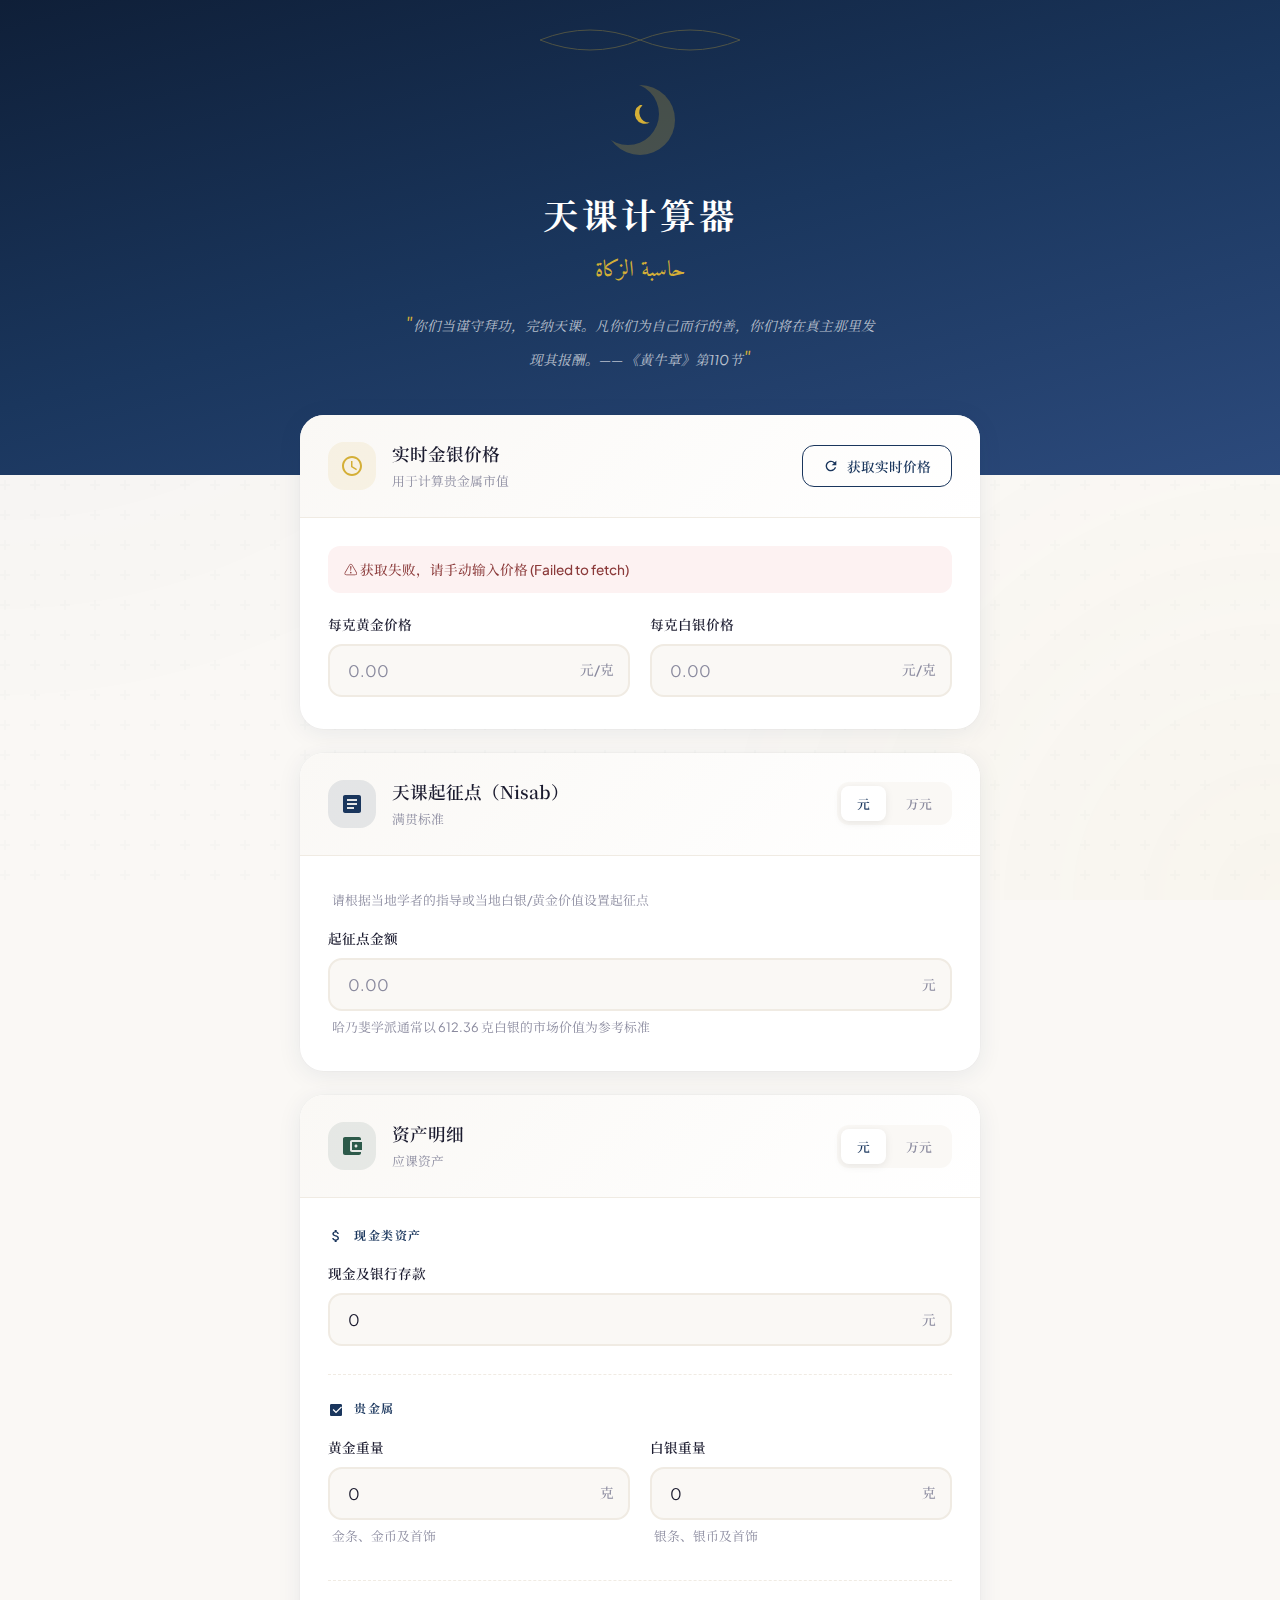
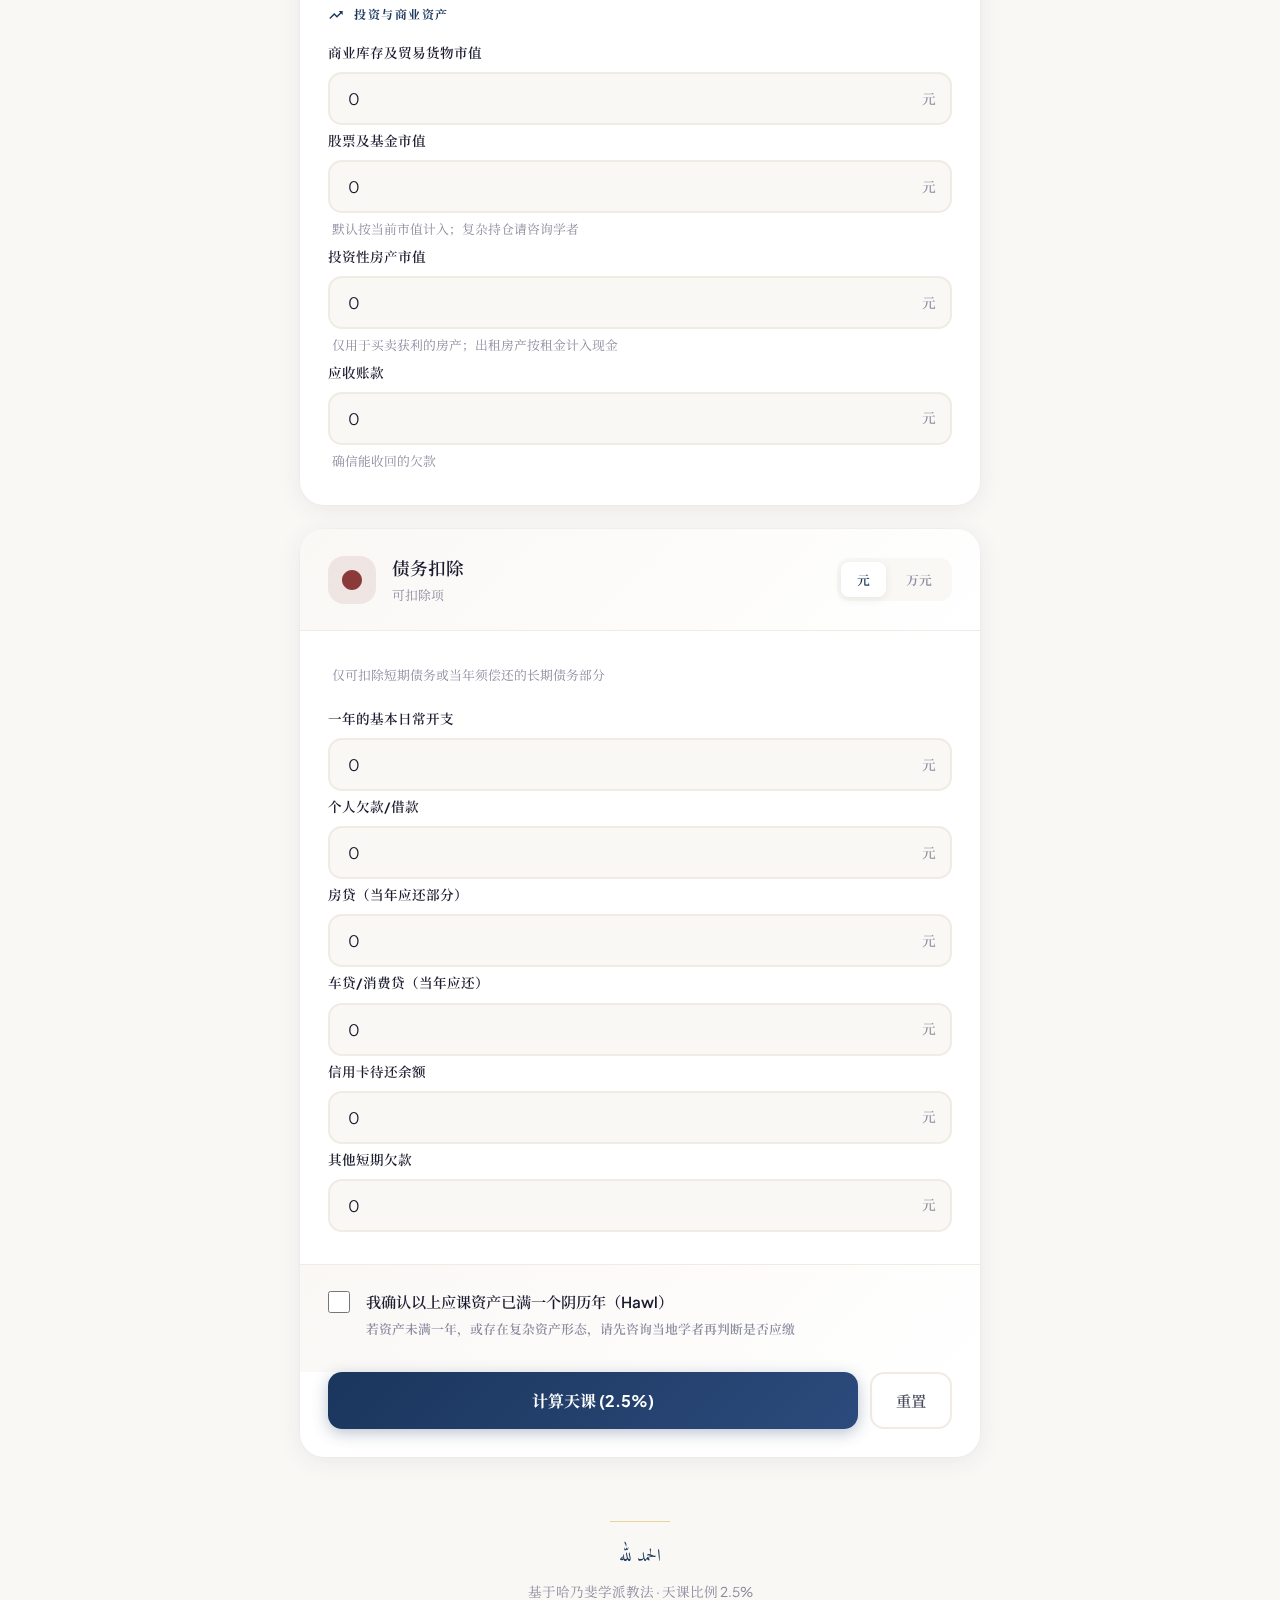
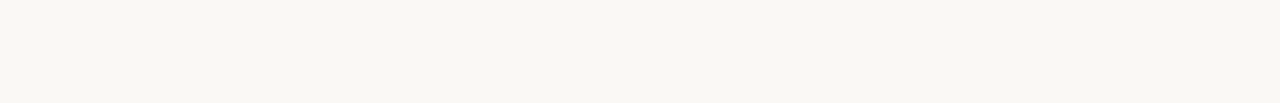
<file: zakat-V1/Zakat.html>
<!DOCTYPE html>
<html lang="zh-CN">

<head>
    <meta charset="UTF-8">
    <meta name="viewport" content="width=device-width, initial-scale=1.0">
    <title>天课计算器 · Zakat Calculator</title>
    <meta name="description" content="基于哈乃斐学派的天课在线计算器，帮助穆斯林准确计算应缴天课金额">
    <link rel="preconnect" href="https://fonts.googleapis.com">
    <link rel="preconnect" href="https://fonts.gstatic.com" crossorigin>
    <link
        href="https://fonts.googleapis.com/css2?family=Amiri:wght@400;700&family=Noto+Serif+SC:wght@400;500;600;700&family=Plus+Jakarta+Sans:wght@400;500;600;700&display=swap"
        rel="stylesheet">
    <style>
        :root {
            --lapis: #1a365d;
            --lapis-light: #2c4a7c;
            --lapis-dark: #0f1f38;
            --gold: #d4af37;
            --gold-light: #e8c94d;
            --gold-pale: #f5e6b3;
            --ivory: #faf8f5;
            --ivory-dark: #f0ebe3;
            --text: #1a1a2e;
            --text-light: #4a4a5e;
            --text-muted: #8a8a9e;
            --success: #2d5a4a;
            --danger: #8b3a3a;
            --shadow: rgba(26, 54, 93, 0.08);
            --shadow-lg: rgba(26, 54, 93, 0.15);
        }

        * {
            margin: 0;
            padding: 0;
            box-sizing: border-box;
        }

        body {
            font-family: 'Plus Jakarta Sans', 'Noto Serif SC', serif;
            background: var(--ivory);
            color: var(--text);
            line-height: 1.7;
            min-height: 100vh;
            overflow-x: hidden;
        }

        /* Geometric Background Pattern */
        .geometric-bg {
            position: fixed;
            top: 0;
            left: 0;
            right: 0;
            bottom: 0;
            pointer-events: none;
            z-index: 0;
            opacity: 0.03;
            background-image:
                radial-gradient(circle at 0% 0%, var(--lapis) 0%, transparent 50%),
                radial-gradient(circle at 100% 100%, var(--gold) 0%, transparent 40%);
        }

        .geometric-pattern {
            position: fixed;
            top: 0;
            left: 0;
            right: 0;
            bottom: 0;
            pointer-events: none;
            z-index: 0;
            opacity: 0.015;
            background-image: url("data:image/svg+xml,%3Csvg width='60' height='60' viewBox='0 0 60 60' xmlns='http://www.w3.org/2000/svg'%3E%3Cg fill='none' fill-rule='evenodd'%3E%3Cg fill='%231a365d' fill-opacity='1'%3E%3Cpath d='M36 34v-4h-2v4h-4v2h4v4h2v-4h4v-2h-4zm0-30V0h-2v4h-4v2h4v4h2V6h4V4h-4zM6 34v-4H4v4H0v2h4v4h2v-4h4v-2H6zM6 4V0H4v4H0v2h4v4h2V6h4V4H6z'/%3E%3C/g%3E%3C/g%3E%3C/svg%3E");
        }

        /* Header */
        .header {
            position: relative;
            background: linear-gradient(165deg, var(--lapis-dark) 0%, var(--lapis) 50%, var(--lapis-light) 100%);
            padding: 80px 24px 100px;
            text-align: center;
            overflow: hidden;
        }

        .header::before {
            content: '';
            position: absolute;
            top: 0;
            left: 0;
            right: 0;
            bottom: 0;
            background:
                radial-gradient(ellipse 80% 50% at 50% 120%, var(--gold) 0%, transparent 50%);
            opacity: 0.1;
        }

        .header-decoration {
            position: absolute;
            top: 20px;
            left: 50%;
            transform: translateX(-50%);
            width: 200px;
            height: 40px;
            opacity: 0.3;
        }

        .header-decoration svg {
            width: 100%;
            height: 100%;
            fill: none;
            stroke: var(--gold);
            stroke-width: 1;
        }

        .header-moon {
            position: relative;
            width: 80px;
            height: 80px;
            margin: 0 auto 24px;
            display: flex;
            align-items: center;
            justify-content: center;
        }

        .header-moon::before {
            content: '';
            position: absolute;
            width: 70px;
            height: 70px;
            border-radius: 50%;
            background: transparent;
            box-shadow: inset -12px -6px 0 4px var(--gold);
            opacity: 0.25;
            animation: moonGlow 4s ease-in-out infinite;
        }

        .header-moon svg {
            width: 40px;
            height: 40px;
            fill: var(--gold);
            position: relative;
            z-index: 1;
        }

        @keyframes moonGlow {

            0%,
            100% {
                transform: scale(1);
                opacity: 0.25;
                filter: drop-shadow(0 0 8px rgba(212, 175, 55, 0.3));
            }

            50% {
                transform: scale(1.08);
                opacity: 0.4;
                filter: drop-shadow(0 0 16px rgba(212, 175, 55, 0.5));
            }
        }

        .header h1 {
            font-family: 'Noto Serif SC', serif;
            font-size: 2.2rem;
            font-weight: 700;
            color: #fff;
            letter-spacing: 4px;
            margin-bottom: 8px;
            position: relative;
            z-index: 1;
        }

        .header-subtitle {
            font-family: 'Amiri', serif;
            font-size: 1.4rem;
            color: var(--gold);
            margin-bottom: 16px;
            position: relative;
            z-index: 1;
        }

        .header-quote {
            font-size: 0.85rem;
            color: rgba(255, 255, 255, 0.7);
            max-width: 480px;
            margin: 0 auto;
            line-height: 1.8;
            position: relative;
            z-index: 1;
            font-style: italic;
        }

        .header-quote::before,
        .header-quote::after {
            content: '"';
            color: var(--gold);
            font-size: 1.2rem;
        }

        /* Main Container */
        .container {
            max-width: 720px;
            margin: -60px auto 60px;
            padding: 0 20px;
            position: relative;
            z-index: 1;
        }

        /* Cards */
        .card {
            background: #fff;
            border-radius: 24px;
            box-shadow: 0 4px 24px var(--shadow), 0 0 0 1px rgba(0, 0, 0, 0.02);
            margin-bottom: 24px;
            overflow: hidden;
            transition: transform 0.3s ease, box-shadow 0.3s ease;
        }

        .card:hover {
            transform: translateY(-2px);
            box-shadow: 0 8px 32px var(--shadow-lg), 0 0 0 1px rgba(0, 0, 0, 0.02);
        }

        .card-header {
            display: flex;
            align-items: center;
            gap: 16px;
            padding: 24px 28px;
            background: linear-gradient(135deg, var(--ivory) 0%, #fff 100%);
            border-bottom: 1px solid var(--ivory-dark);
        }

        .card-icon {
            width: 48px;
            height: 48px;
            border-radius: 16px;
            display: flex;
            align-items: center;
            justify-content: center;
            flex-shrink: 0;
            position: relative;
            overflow: hidden;
        }

        .card-icon::before {
            content: '';
            position: absolute;
            inset: 0;
            background: currentColor;
            opacity: 0.1;
        }

        .card-icon.gold {
            color: var(--gold);
        }

        .card-icon.lapis {
            color: var(--lapis);
        }

        .card-icon.emerald {
            color: var(--success);
        }

        .card-icon.coral {
            color: var(--danger);
        }

        .card-icon svg {
            width: 24px;
            height: 24px;
            fill: currentColor;
            position: relative;
            z-index: 1;
        }

        .card-title-group {
            flex: 1;
        }

        .card-title {
            font-family: 'Noto Serif SC', serif;
            font-size: 1.1rem;
            font-weight: 600;
            color: var(--text);
            margin-bottom: 2px;
        }

        .card-subtitle {
            font-size: 0.8rem;
            color: var(--text-muted);
        }

        .card-actions {
            display: flex;
            gap: 8px;
        }

        .card-body {
            padding: 28px;
        }

        /* Unit Toggle */
        .unit-toggle {
            display: flex;
            background: var(--ivory);
            border-radius: 12px;
            padding: 4px;
            gap: 4px;
        }

        .unit-btn {
            padding: 8px 16px;
            border: none;
            background: transparent;
            font-size: 0.8rem;
            font-weight: 600;
            font-family: inherit;
            color: var(--text-muted);
            cursor: pointer;
            border-radius: 8px;
            transition: all 0.25s ease;
        }

        .unit-btn.active {
            background: #fff;
            color: var(--lapis);
            box-shadow: 0 2px 8px rgba(0, 0, 0, 0.08);
        }

        /* Price Fetch Button */
        .fetch-btn {
            display: inline-flex;
            align-items: center;
            gap: 8px;
            padding: 10px 20px;
            background: transparent;
            color: var(--lapis);
            border: 1.5px solid var(--lapis);
            border-radius: 12px;
            font-size: 0.85rem;
            font-weight: 600;
            font-family: inherit;
            cursor: pointer;
            transition: all 0.3s ease;
        }

        .fetch-btn:hover {
            background: var(--lapis);
            color: #fff;
        }

        .fetch-btn:disabled {
            opacity: 0.6;
            cursor: not-allowed;
        }

        .fetch-btn .spin {
            animation: spin 1s linear infinite;
        }

        @keyframes spin {
            to {
                transform: rotate(360deg);
            }
        }

        /* Price Status */
        .price-status {
            padding: 12px 16px;
            border-radius: 12px;
            font-size: 0.85rem;
            margin-bottom: 20px;
            font-weight: 500;
            display: none;
        }

        .price-status.show {
            display: block;
        }

        .price-status.loading {
            background: var(--ivory);
            color: var(--text-light);
        }

        .price-status.success {
            background: #e8f5f0;
            color: var(--success);
        }

        .price-status.error {
            background: #fdf2f2;
            color: var(--danger);
        }

        /* Form Elements */
        .form-grid {
            display: grid;
            grid-template-columns: 1fr 1fr;
            gap: 20px;
        }

        .form-group {
            margin-bottom: 4px;
        }

        .form-group.full-width {
            grid-column: 1 / -1;
        }

        label {
            display: block;
            font-size: 0.85rem;
            font-weight: 600;
            color: var(--text);
            margin-bottom: 8px;
        }

        .input-wrapper {
            position: relative;
        }

        .input-wrapper .unit {
            position: absolute;
            right: 16px;
            top: 50%;
            transform: translateY(-50%);
            font-size: 0.85rem;
            color: var(--text-muted);
            font-weight: 500;
            pointer-events: none;
        }

        input[type="number"] {
            width: 100%;
            padding: 14px 56px 14px 18px;
            border: 2px solid var(--ivory-dark);
            border-radius: 14px;
            font-size: 1rem;
            font-family: inherit;
            color: var(--text);
            background: var(--ivory);
            transition: all 0.25s ease;
            outline: none;
            -moz-appearance: textfield;
        }

        input[type="number"]::-webkit-inner-spin-button,
        input[type="number"]::-webkit-outer-spin-button {
            -webkit-appearance: none;
        }

        input[type="number"]:focus {
            border-color: var(--lapis);
            background: #fff;
            box-shadow: 0 0 0 4px rgba(26, 54, 93, 0.08);
        }

        input[type="number"]::placeholder {
            color: var(--text-muted);
            font-weight: 400;
        }

        .note {
            font-size: 0.8rem;
            color: var(--text-muted);
            margin-top: 6px;
            padding-left: 4px;
        }

        /* Section Labels */
        .section-label {
            display: flex;
            align-items: center;
            gap: 10px;
            font-size: 0.75rem;
            font-weight: 700;
            color: var(--lapis);
            text-transform: uppercase;
            letter-spacing: 1.5px;
            margin: 28px 0 16px;
            padding-top: 24px;
            border-top: 1px dashed var(--ivory-dark);
        }

        .section-label:first-of-type {
            margin-top: 0;
            padding-top: 0;
            border-top: none;
        }

        .section-label svg {
            width: 16px;
            height: 16px;
            fill: var(--lapis);
        }

        /* Checkbox */
        .hawl-section {
            padding: 24px 28px;
            background: linear-gradient(135deg, var(--ivory) 0%, #fff 100%);
            border-top: 1px solid var(--ivory-dark);
        }

        .checkbox-wrapper {
            display: flex;
            align-items: flex-start;
            gap: 16px;
            cursor: pointer;
        }

        .checkbox-wrapper input[type="checkbox"] {
            width: 22px;
            height: 22px;
            margin-top: 2px;
            accent-color: var(--lapis);
            flex-shrink: 0;
            cursor: pointer;
        }

        .checkbox-content {
            flex: 1;
        }

        .checkbox-label {
            font-size: 0.95rem;
            font-weight: 600;
            color: var(--text);
            margin-bottom: 4px;
        }

        .checkbox-note {
            font-size: 0.8rem;
            color: var(--text-muted);
        }

        /* Alert */
        .alert {
            margin: 0 28px 20px;
            padding: 14px 18px;
            background: #fdf2f2;
            border: 1px solid rgba(139, 58, 58, 0.2);
            border-radius: 12px;
            color: var(--danger);
            font-size: 0.9rem;
            font-weight: 500;
            display: none;
        }

        .alert.show {
            display: block;
        }

        /* Buttons */
        .btn-group {
            display: flex;
            gap: 12px;
            padding: 0 28px 28px;
        }

        .btn-primary {
            flex: 1;
            padding: 16px 28px;
            background: linear-gradient(135deg, var(--lapis) 0%, var(--lapis-light) 100%);
            color: #fff;
            border: none;
            border-radius: 14px;
            font-size: 1rem;
            font-weight: 700;
            font-family: inherit;
            cursor: pointer;
            transition: all 0.3s ease;
            box-shadow: 0 4px 16px rgba(26, 54, 93, 0.3);
            position: relative;
            overflow: hidden;
        }

        .btn-primary::before {
            content: '';
            position: absolute;
            top: 0;
            left: -100%;
            width: 100%;
            height: 100%;
            background: linear-gradient(90deg, transparent, rgba(255, 255, 255, 0.2), transparent);
            transition: left 0.5s ease;
        }

        .btn-primary:hover::before {
            left: 100%;
        }

        .btn-primary:hover {
            transform: translateY(-2px);
            box-shadow: 0 6px 24px rgba(26, 54, 93, 0.4);
        }

        .btn-primary:active {
            transform: translateY(0);
        }

        .btn-secondary {
            padding: 16px 24px;
            background: transparent;
            color: var(--text-light);
            border: 2px solid var(--ivory-dark);
            border-radius: 14px;
            font-size: 0.95rem;
            font-weight: 600;
            font-family: inherit;
            cursor: pointer;
            transition: all 0.25s ease;
        }

        .btn-secondary:hover {
            border-color: var(--text-muted);
            background: var(--ivory);
        }

        /* Footer */
        .footer {
            text-align: center;
            padding: 40px 20px;
            color: var(--text-muted);
            font-size: 0.85rem;
        }

        .footer-divider {
            width: 60px;
            height: 1px;
            background: var(--gold);
            margin: 0 auto 20px;
            opacity: 0.5;
        }

        .footer-arabic {
            font-family: 'Amiri', serif;
            font-size: 1.1rem;
            color: var(--lapis);
            margin-bottom: 8px;
        }

        /* Responsive */
        @media (max-width: 640px) {
            .header {
                padding: 60px 20px 80px;
            }

            .header h1 {
                font-size: 1.7rem;
                letter-spacing: 2px;
            }

            .header-subtitle {
                font-size: 1.2rem;
            }

            .container {
                margin-top: -40px;
            }

            .card-header {
                padding: 20px 24px;
                flex-wrap: wrap;
            }

            .card-actions {
                width: 100%;
                margin-top: 12px;
                justify-content: flex-end;
            }

            .card-body {
                padding: 24px;
            }

            .form-grid {
                grid-template-columns: 1fr;
            }

            .hawl-section {
                padding: 20px 24px;
            }

            .btn-group {
                flex-direction: column;
                padding: 0 24px 24px;
            }
        }

        /* Animations */
        @keyframes fadeInUp {
            from {
                opacity: 0;
                transform: translateY(20px);
            }

            to {
                opacity: 1;
                transform: translateY(0);
            }
        }

        .card {
            animation: fadeInUp 0.6s ease both;
        }

        .card:nth-child(1) {
            animation-delay: 0.1s;
        }

        .card:nth-child(2) {
            animation-delay: 0.2s;
        }

        .card:nth-child(3) {
            animation-delay: 0.3s;
        }

        .card:nth-child(4) {
            animation-delay: 0.4s;
        }
    </style>
</head>

<body>
    <div class="geometric-bg"></div>
    <div class="geometric-pattern"></div>

    <!-- Header -->
    <header class="header">
        <div class="header-decoration">
            <svg viewBox="0 0 200 40" preserveAspectRatio="none">
                <path d="M0,20 Q50,0 100,20 T200,20" />
                <path d="M0,20 Q50,40 100,20 T200,20" />
            </svg>
        </div>
        <div class="header-moon">
            <svg viewBox="0 0 24 24">
                <path d="M12 3c.5 0 1 .05 1.5.15a6 6 0 0 0 4.35 10.35A6 6 0 1 1 12 3z" />
            </svg>
        </div>
        <h1>天课计算器</h1>
        <div class="header-subtitle">حاسبة الزكاة</div>
        <p class="header-quote">你们当谨守拜功，完纳天课。凡你们为自己而行的善，你们将在真主那里发现其报酬。—— 《黄牛章》第110节</p>
    </header>

    <main class="container">
        <!-- Prices Card -->
        <div class="card">
            <div class="card-header">
                <div class="card-icon gold">
                    <svg viewBox="0 0 24 24">
                        <path
                            d="M12 2C6.48 2 2 6.48 2 12s4.48 10 10 10 10-4.48 10-10S17.52 2 12 2zm0 18c-4.41 0-8-3.59-8-8s3.59-8 8-8 8 3.59 8 8-3.59 8-8 8zm.5-13H11v6l5.25 3.15.75-1.23-4.5-2.67z" />
                    </svg>
                </div>
                <div class="card-title-group">
                    <div class="card-title">实时金银价格</div>
                    <div class="card-subtitle">用于计算贵金属市值</div>
                </div>
                <div class="card-actions">
                    <button class="fetch-btn" id="fetchBtn" onclick="fetchPrices()">
                        <svg viewBox="0 0 24 24" width="16" height="16" fill="currentColor">
                            <path
                                d="M17.65 6.35A7.958 7.958 0 0012 4c-4.42 0-7.99 3.58-7.99 8s3.57 8 7.99 8c3.73 0 6.84-2.55 7.73-6h-2.08A5.99 5.99 0 0112 18c-3.31 0-6-2.69-6-6s2.69-6 6-6c1.66 0 3.14.69 4.22 1.78L13 11h7V4l-2.35 2.35z" />
                        </svg>
                        获取实时价格
                    </button>
                </div>
            </div>
            <div class="card-body">
                <div class="price-status" id="priceStatus"></div>
                <div class="form-grid">
                    <div class="form-group">
                        <label>每克黄金价格</label>
                        <div class="input-wrapper">
                            <input type="number" id="goldPrice" placeholder="0.00" step="0.01" min="0">
                            <span class="unit">元/克</span>
                        </div>
                    </div>
                    <div class="form-group">
                        <label>每克白银价格</label>
                        <div class="input-wrapper">
                            <input type="number" id="silverPrice" placeholder="0.00" step="0.01" min="0">
                            <span class="unit">元/克</span>
                        </div>
                    </div>
                </div>
            </div>
        </div>

        <!-- Nisab Card -->
        <div class="card">
            <div class="card-header">
                <div class="card-icon lapis">
                    <svg viewBox="0 0 24 24">
                        <path
                            d="M19 3H5c-1.1 0-2 .9-2 2v14c0 1.1.9 2 2 2h14c1.1 0 2-.9 2-2V5c0-1.1-.9-2-2-2zm-5 14H7v-2h7v2zm3-4H7v-2h10v2zm0-4H7V7h10v2z" />
                    </svg>
                </div>
                <div class="card-title-group">
                    <div class="card-title">天课起征点（Nisab）</div>
                    <div class="card-subtitle">满贯标准</div>
                </div>
                <div class="card-actions">
                    <div class="unit-toggle" id="nisabUnitToggle">
                        <button class="unit-btn active" data-unit="yuan" onclick="switchUnit('nisab','yuan')">元</button>
                        <button class="unit-btn" data-unit="wan" onclick="switchUnit('nisab','wan')">万元</button>
                    </div>
                </div>
            </div>
            <div class="card-body">
                <div class="note" style="margin-bottom: 16px;">请根据当地学者的指导或当地白银/黄金价值设置起征点</div>
                <div class="form-group full-width">
                    <label>起征点金额</label>
                    <div class="input-wrapper">
                        <input type="number" id="nisabThreshold" class="currency-input" placeholder="0.00" step="0.01"
                            min="0">
                        <span class="unit unit-display">元</span>
                    </div>
                    <div class="note">哈乃斐学派通常以 612.36 克白银的市场价值为参考标准</div>
                </div>
            </div>
        </div>

        <!-- Assets Card -->
        <div class="card">
            <div class="card-header">
                <div class="card-icon emerald">
                    <svg viewBox="0 0 24 24">
                        <path
                            d="M21 18v1c0 1.1-.9 2-2 2H5c-1.11 0-2-.9-2-2V5c0-1.1.89-2 2-2h14c1.1 0 2 .9 2 2v1h-9c-1.11 0-2 .9-2 2v8c0 1.1.89 2 2 2h9zm-9-2h10V8H12v8zm4-2.5c-.83 0-1.5-.67-1.5-1.5s.67-1.5 1.5-1.5 1.5.67 1.5 1.5-.67 1.5-1.5 1.5z" />
                    </svg>
                </div>
                <div class="card-title-group">
                    <div class="card-title">资产明细</div>
                    <div class="card-subtitle">应课资产</div>
                </div>
                <div class="card-actions">
                    <div class="unit-toggle" id="assetUnitToggle">
                        <button class="unit-btn active" data-unit="yuan" onclick="switchUnit('asset','yuan')">元</button>
                        <button class="unit-btn" data-unit="wan" onclick="switchUnit('asset','wan')">万元</button>
                    </div>
                </div>
            </div>
            <div class="card-body">
                <!-- Cash -->
                <div class="section-label">
                    <svg viewBox="0 0 24 24">
                        <path
                            d="M11.8 10.9c-2.27-.59-3-1.2-3-2.15 0-1.09 1.01-1.85 2.7-1.85 1.78 0 2.44.85 2.5 2.1h2.21c-.07-1.72-1.12-3.3-3.21-3.81V3h-3v2.16c-1.94.42-3.5 1.68-3.5 3.61 0 2.31 1.91 3.46 4.7 4.13 2.5.6 3 1.48 3 2.41 0 .69-.49 1.79-2.7 1.79-2.06 0-2.87-.92-2.98-2.1h-2.2c.12 2.19 1.76 3.42 3.68 3.83V21h3v-2.15c1.95-.37 3.5-1.5 3.5-3.55 0-2.84-2.43-3.81-4.7-4.4z" />
                    </svg>
                    现金类资产
                </div>
                <div class="form-group full-width">
                    <label>现金及银行存款</label>
                    <div class="input-wrapper">
                        <input type="number" id="cash" class="currency-input" placeholder="0.00" value="0" step="0.01"
                            min="0">
                        <span class="unit unit-display">元</span>
                    </div>
                </div>

                <!-- Precious Metals -->
                <div class="section-label">
                    <svg viewBox="0 0 24 24">
                        <path
                            d="M19 3H5c-1.1 0-2 .9-2 2v14c0 1.1.9 2 2 2h14c1.1 0 2-.9 2-2V5c0-1.1-.9-2-2-2zm-7 14l-5-5 1.41-1.41L12 14.17l7.59-7.59L21 8l-9 9z" />
                    </svg>
                    贵金属
                </div>
                <div class="form-grid">
                    <div class="form-group">
                        <label>黄金重量</label>
                        <div class="input-wrapper">
                            <input type="number" id="goldWeight" placeholder="0" value="0" step="0.01" min="0">
                            <span class="unit">克</span>
                        </div>
                        <div class="note">金条、金币及首饰</div>
                    </div>
                    <div class="form-group">
                        <label>白银重量</label>
                        <div class="input-wrapper">
                            <input type="number" id="silverWeight" placeholder="0" value="0" step="0.01" min="0">
                            <span class="unit">克</span>
                        </div>
                        <div class="note">银条、银币及首饰</div>
                    </div>
                </div>

                <!-- Investments -->
                <div class="section-label">
                    <svg viewBox="0 0 24 24">
                        <path d="M16 6l2.29 2.29-4.88 4.88-4-4L2 16.59 3.41 18l6-6 4 4 6.3-6.29L22 12V6z" />
                    </svg>
                    投资与商业资产
                </div>
                <div class="form-group full-width">
                    <label>商业库存及贸易货物市值</label>
                    <div class="input-wrapper">
                        <input type="number" id="tradeGoods" class="currency-input" placeholder="0.00" value="0"
                            step="0.01" min="0">
                        <span class="unit unit-display">元</span>
                    </div>
                </div>
                <div class="form-group full-width">
                    <label>股票及基金市值</label>
                    <div class="input-wrapper">
                        <input type="number" id="stocks" class="currency-input" placeholder="0.00" value="0" step="0.01"
                            min="0">
                        <span class="unit unit-display">元</span>
                    </div>
                    <div class="note">默认按当前市值计入；复杂持仓请咨询学者</div>
                </div>
                <div class="form-group full-width">
                    <label>投资性房产市值</label>
                    <div class="input-wrapper">
                        <input type="number" id="realEstate" class="currency-input" placeholder="0.00" value="0"
                            step="0.01" min="0">
                        <span class="unit unit-display">元</span>
                    </div>
                    <div class="note">仅用于买卖获利的房产；出租房产按租金计入现金</div>
                </div>
                <div class="form-group full-width">
                    <label>应收账款</label>
                    <div class="input-wrapper">
                        <input type="number" id="receivables" class="currency-input" placeholder="0.00" value="0"
                            step="0.01" min="0">
                        <span class="unit unit-display">元</span>
                    </div>
                    <div class="note">确信能收回的欠款</div>
                </div>
            </div>
        </div>

        <!-- Debts Card -->
        <div class="card">
            <div class="card-header">
                <div class="card-icon coral">
                    <svg viewBox="0 0 24 24">
                        <path
                            d="M12 2C6.48 2 2 6.48 2 12s4.48 10 10 10 10-4.48 10-10S17.52 2 12 2zm-1 15h2v-2h-2v2zm0-4h2V7h-2v6z" />
                    </svg>
                </div>
                <div class="card-title-group">
                    <div class="card-title">债务扣除</div>
                    <div class="card-subtitle">可扣除项</div>
                </div>
                <div class="card-actions">
                    <div class="unit-toggle" id="debtUnitToggle">
                        <button class="unit-btn active" data-unit="yuan" onclick="switchUnit('debt','yuan')">元</button>
                        <button class="unit-btn" data-unit="wan" onclick="switchUnit('debt','wan')">万元</button>
                    </div>
                </div>
            </div>
            <div class="card-body">
                <div class="note" style="margin-bottom: 20px;">仅可扣除短期债务或当年须偿还的长期债务部分</div>
                <div class="form-group full-width">
                    <label>一年的基本日常开支</label>
                    <div class="input-wrapper">
                        <input type="number" id="annualBasicExpenses" class="currency-input" placeholder="0.00"
                            value="0" step="0.01" min="0">
                        <span class="unit unit-display">元</span>
                    </div>
                </div>
                <div class="form-group full-width">
                    <label>个人欠款/借款</label>
                    <div class="input-wrapper">
                        <input type="number" id="personalDebt" class="currency-input" placeholder="0.00" value="0"
                            step="0.01" min="0">
                        <span class="unit unit-display">元</span>
                    </div>
                </div>
                <div class="form-group full-width">
                    <label>房贷（当年应还部分）</label>
                    <div class="input-wrapper">
                        <input type="number" id="mortgage" class="currency-input" placeholder="0.00" value="0"
                            step="0.01" min="0">
                        <span class="unit unit-display">元</span>
                    </div>
                </div>
                <div class="form-group full-width">
                    <label>车贷/消费贷（当年应还）</label>
                    <div class="input-wrapper">
                        <input type="number" id="carLoan" class="currency-input" placeholder="0.00" value="0"
                            step="0.01" min="0">
                        <span class="unit unit-display">元</span>
                    </div>
                </div>
                <div class="form-group full-width">
                    <label>信用卡待还余额</label>
                    <div class="input-wrapper">
                        <input type="number" id="creditCard" class="currency-input" placeholder="0.00" value="0"
                            step="0.01" min="0">
                        <span class="unit unit-display">元</span>
                    </div>
                </div>
                <div class="form-group full-width">
                    <label>其他短期欠款</label>
                    <div class="input-wrapper">
                        <input type="number" id="otherDebt" class="currency-input" placeholder="0.00" value="0"
                            step="0.01" min="0">
                        <span class="unit unit-display">元</span>
                    </div>
                </div>
            </div>
            <div class="alert" id="formAlert" role="alert"></div>
            <div class="hawl-section">
                <label class="checkbox-wrapper">
                    <input type="checkbox" id="hawlConfirmed">
                    <div class="checkbox-content">
                        <div class="checkbox-label">我确认以上应课资产已满一个阴历年（Hawl）</div>
                        <div class="checkbox-note">若资产未满一年，或存在复杂资产形态，请先咨询当地学者再判断是否应缴</div>
                    </div>
                </label>
            </div>
            <div class="btn-group">
                <button class="btn-primary" onclick="calculateAndNavigate()">
                    计算天课 (2.5%)
                </button>
                <button class="btn-secondary" onclick="resetForm()">重置</button>
            </div>
        </div>

        <footer class="footer">
            <div class="footer-divider"></div>
            <div class="footer-arabic">الحمد لله</div>
            <div>基于哈乃斐学派教法 · 天课比例 2.5%</div>
        </footer>
    </main>

    <script>
        // State
        let assetUnit = 'yuan';
        let debtUnit = 'yuan';
        let nisabUnit = 'yuan';
        const DRAFT_SCHEMA_VERSION = 1;

        const assetCurrencyIds = ['cash', 'tradeGoods', 'stocks', 'realEstate', 'receivables'];
        const debtCurrencyIds = ['personalDebt', 'mortgage', 'carLoan', 'creditCard', 'otherDebt', 'annualBasicExpenses'];
        const nisabCurrencyIds = ['nisabThreshold'];

        // Auto-save
        document.addEventListener('input', (e) => {
            if (e.target.tagName.toLowerCase() === 'input' && (e.target.type === 'number' || e.target.type === 'checkbox')) {
                clearAlert();
                saveDraft();
            }
        });

        function saveDraft() {
            const inputs = document.querySelectorAll('input[type="number"]');
            const draft = { schemaVersion: DRAFT_SCHEMA_VERSION };
            inputs.forEach(input => draft[input.id] = input.value);
            draft.hawlConfirmed = document.getElementById('hawlConfirmed')?.checked || false;
            draft.assetUnit = assetUnit;
            draft.debtUnit = debtUnit;
            draft.nisabUnit = nisabUnit;
            localStorage.setItem('zakatDraftV2', JSON.stringify(draft));
        }

        window.addEventListener('DOMContentLoaded', () => {
            const draftRaw = localStorage.getItem('zakatDraftV2');
            if (draftRaw) {
                try {
                    const draft = JSON.parse(draftRaw);
                    const inputs = document.querySelectorAll('input[type="number"]');
                    inputs.forEach(input => {
                        if (draft[input.id] !== undefined) {
                            input.value = draft[input.id];
                        }
                    });
                    const hawlCheckbox = document.getElementById('hawlConfirmed');
                    if (hawlCheckbox) hawlCheckbox.checked = !!draft.hawlConfirmed;
                    if (draft.assetUnit === 'wan') switchUnit('asset', 'wan');
                    if (draft.debtUnit === 'wan') switchUnit('debt', 'wan');
                    if (draft.nisabUnit === 'wan') switchUnit('nisab', 'wan');
                } catch (e) { }
            }
            fetchPrices();
        });

        // Unit switcher
        function switchUnit(section, unit) {
            let currentUnit, ids, toggleId;
            if (section === 'asset') {
                currentUnit = assetUnit; ids = assetCurrencyIds; toggleId = 'assetUnitToggle';
            } else if (section === 'debt') {
                currentUnit = debtUnit; ids = debtCurrencyIds; toggleId = 'debtUnitToggle';
            } else {
                currentUnit = nisabUnit; ids = nisabCurrencyIds; toggleId = 'nisabUnitToggle';
            }
            if (unit === currentUnit) return;
            const factor = unit === 'wan' ? 0.0001 : 10000;

            ids.forEach(id => {
                const input = document.getElementById(id);
                if (!input) return;
                const val = parseFloat(input.value) || 0;
                if (val !== 0) {
                    input.value = parseFloat((val * factor).toPrecision(10));
                }
            });

            if (section === 'asset') assetUnit = unit;
            else if (section === 'debt') debtUnit = unit;
            else nisabUnit = unit;

            const toggleEl = document.getElementById(toggleId);
            toggleEl.querySelectorAll('.unit-btn').forEach(btn => {
                btn.classList.toggle('active', btn.dataset.unit === unit);
            });

            const unitLabel = unit === 'wan' ? '万元' : '元';
            ids.forEach(id => {
                const input = document.getElementById(id);
                if (!input) return;
                const wrapper = input.closest('.input-wrapper');
                const unitSpan = wrapper?.querySelector('.unit-display');
                if (unitSpan) unitSpan.textContent = unitLabel;
            });

            saveDraft();
        }

        // Fetch prices
        async function fetchPrices() {
            const btn = document.getElementById('fetchBtn');
            const statusEl = document.getElementById('priceStatus');
            btn.disabled = true;
            btn.innerHTML = '<svg class="spin" viewBox="0 0 24 24" width="16" height="16" fill="currentColor"><path d="M17.65 6.35A7.958 7.958 0 0012 4c-4.42 0-7.99 3.58-7.99 8s3.57 8 7.99 8c3.73 0 6.84-2.55 7.73-6h-2.08A5.99 5.99 0 0112 18c-3.31 0-6-2.69-6-6s2.69-6 6-6c1.66 0 3.14.69 4.22 1.78L13 11h7V4l-2.35 2.35z"/></svg> 获取中...';

            statusEl.className = 'price-status loading show';
            statusEl.textContent = '正在获取实时国际金银价格...';

            try {
                const [goldRes, silverRes] = await Promise.all([
                    fetch('https://api.gold-api.com/price/XAU'),
                    fetch('https://api.gold-api.com/price/XAG')
                ]);

                if (!goldRes.ok || !silverRes.ok) throw new Error('API 请求失败');

                const goldData = await goldRes.json();
                const silverData = await silverRes.json();

                const fxRes = await fetch('https://open.er-api.com/v6/latest/USD');
                if (!fxRes.ok) throw new Error('汇率获取失败');
                const fxData = await fxRes.json();
                const usdToCny = fxData.rates.CNY;

                const troyOzToGram = 31.1035;
                const goldPriceCnyGram = (goldData.price * usdToCny) / troyOzToGram;
                const silverPriceCnyGram = (silverData.price * usdToCny) / troyOzToGram;

                document.getElementById('goldPrice').value = goldPriceCnyGram.toFixed(2);
                document.getElementById('silverPrice').value = silverPriceCnyGram.toFixed(2);
                saveDraft();

                const now = new Date();
                const timeStr = now.toLocaleTimeString('zh-CN', { hour: '2-digit', minute: '2-digit' });
                statusEl.className = 'price-status success show';
                statusEl.innerHTML = '✓ 价格已更新（' + timeStr + '）· 汇率 1 USD = ' + usdToCny.toFixed(4) + ' CNY';
            } catch (err) {
                statusEl.className = 'price-status error show';
                statusEl.textContent = '⚠ 获取失败，请手动输入价格 (' + err.message + ')';
            } finally {
                btn.disabled = false;
                btn.innerHTML = '<svg viewBox="0 0 24 24" width="16" height="16" fill="currentColor"><path d="M17.65 6.35A7.958 7.958 0 0012 4c-4.42 0-7.99 3.58-7.99 8s3.57 8 7.99 8c3.73 0 6.84-2.55 7.73-6h-2.08A5.99 5.99 0 0112 18c-3.31 0-6-2.69-6-6s2.69-6 6-6c1.66 0 3.14.69 4.22 1.78L13 11h7V4l-2.35 2.35z"/></svg> 获取实时价格';
            }
        }

        // Helpers
        function sanitizeNumber(raw) {
            const n = Number.parseFloat(raw);
            if (!Number.isFinite(n)) return 0;
            return Math.max(0, n);
        }

        function roundMoney(num) {
            return Math.round(num * 100) / 100;
        }

        function showAlert(message) {
            const alertEl = document.getElementById('formAlert');
            alertEl.textContent = message;
            alertEl.classList.add('show');
        }

        function clearAlert() {
            const alertEl = document.getElementById('formAlert');
            alertEl.classList.remove('show');
        }

        function getVal(id) {
            return sanitizeNumber(document.getElementById(id).value);
        }

        function toYuan(val, unit) {
            return unit === 'wan' ? val * 10000 : val;
        }

        // Calculate
        function calculateAndNavigate() {
            clearAlert();

            const hawlConfirmed = document.getElementById('hawlConfirmed').checked;
            if (!hawlConfirmed) {
                showAlert('请先确认应课资产已满一个阴历年（Hawl）后再计算。');
                document.getElementById('hawlConfirmed').focus();
                return;
            }

            const nisabInputRaw = getVal('nisabThreshold');
            if (nisabInputRaw <= 0) {
                showAlert('请先填写有效的天课起征点金额（需大于 0）。');
                document.getElementById('nisabThreshold').focus();
                return;
            }

            const silverPrice = getVal('silverPrice');
            const goldPrice = getVal('goldPrice');
            const goldWeight = getVal('goldWeight');
            const silverWeight = getVal('silverWeight');

            if (goldWeight > 0 && goldPrice <= 0) {
                showAlert('已填写黄金重量，请先填写有效黄金价格。');
                document.getElementById('goldPrice').focus();
                return;
            }
            if (silverWeight > 0 && silverPrice <= 0) {
                showAlert('已填写白银重量，请先填写有效白银价格。');
                document.getElementById('silverPrice').focus();
                return;
            }

            const cash = toYuan(getVal('cash'), assetUnit);
            const tradeGoods = toYuan(getVal('tradeGoods'), assetUnit);
            const stocks = toYuan(getVal('stocks'), assetUnit);
            const realEstate = toYuan(getVal('realEstate'), assetUnit);
            const receivables = toYuan(getVal('receivables'), assetUnit);

            const personalDebt = toYuan(getVal('personalDebt'), debtUnit);
            const mortgage = toYuan(getVal('mortgage'), debtUnit);
            const carLoan = toYuan(getVal('carLoan'), debtUnit);
            const creditCard = toYuan(getVal('creditCard'), debtUnit);
            const otherDebt = toYuan(getVal('otherDebt'), debtUnit);
            const annualBasicExpenses = toYuan(getVal('annualBasicExpenses'), debtUnit);

            const safeAdd = (...nums) => nums.reduce((sum, num) => roundMoney(sum + num), 0);

            const nisabThreshold = roundMoney(toYuan(nisabInputRaw, nisabUnit));

            const goldValue = roundMoney(goldWeight * goldPrice);
            const silverValue = roundMoney(silverWeight * silverPrice);

            const totalAssets = safeAdd(cash, goldValue, silverValue, tradeGoods, stocks, realEstate, receivables);
            const totalDebts = safeAdd(personalDebt, mortgage, carLoan, creditCard, otherDebt, annualBasicExpenses);
            const netWealth = roundMoney(totalAssets - totalDebts);

            const isAboveNisab = netWealth >= nisabThreshold;
            const zakatDue = isAboveNisab ? roundMoney(netWealth * 0.025) : 0;

            const resultData = {
                schemaVersion: 1,
                hawlConfirmed,
                silverPrice,
                goldPrice,
                nisabThreshold,
                assets: {
                    cash,
                    goldWeight,
                    goldValue,
                    silverWeight,
                    silverValue,
                    tradeGoods,
                    stocks,
                    realEstate,
                    receivables
                },
                debts: {
                    personalDebt,
                    mortgage,
                    carLoan,
                    creditCard,
                    otherDebt,
                    annualBasicExpenses
                },
                totalAssets,
                totalDebts,
                netWealth,
                isAboveNisab,
                zakatDue,
                calculatedAt: new Date().toISOString()
            };

            localStorage.setItem('zakatResultV2', JSON.stringify(resultData));
            window.location.href = 'result.html';
        }

        // Reset
        function resetForm() {
            if (assetUnit === 'wan') switchUnit('asset', 'yuan');
            if (debtUnit === 'wan') switchUnit('debt', 'yuan');
            if (nisabUnit === 'wan') switchUnit('nisab', 'yuan');
            document.querySelectorAll('input[type="number"]').forEach(input => {
                if (input.id === 'silverPrice' || input.id === 'goldPrice' || input.id === 'nisabThreshold') {
                    input.value = '';
                } else {
                    input.value = '0';
                }
            });
            document.getElementById('hawlConfirmed').checked = false;
            clearAlert();
            document.getElementById('priceStatus').classList.remove('show');
            localStorage.removeItem('zakatDraftV2');
            fetchPrices();
        }

        // Keyboard shortcuts
        document.addEventListener('keydown', (e) => {
            if (e.key === 'Enter') calculateAndNavigate();
        });

        // Focus helpers
        document.addEventListener('focusin', (e) => {
            if (e.target.matches('input[type="number"]') && e.target.value === '0') {
                e.target.value = '';
            }
        });

        document.addEventListener('focusout', (e) => {
            if (e.target.matches('input[type="number"]') && e.target.value === '') {
                if (!['silverPrice', 'goldPrice', 'nisabThreshold'].includes(e.target.id)) {
                    e.target.value = '0';
                }
            } else if (e.target.matches('input[type="number"]')) {
                const sanitized = sanitizeNumber(e.target.value);
                e.target.value = sanitized === 0 ? '0' : String(sanitized);
            }
            if (e.target.matches('input[type="number"]')) saveDraft();
        });
    </script>
</body>

</html>
</file>
<file: style.css>
:root {
    --lapis: #1a365d;
    --lapis-light: #2c4a7c;
    --lapis-dark: #0f1f38;
    --gold: #d4af37;
    --gold-light: #e8c94d;
    --gold-pale: #f5e6b3;
    --ivory: #faf8f5;
    --ivory-dark: #f0ebe3;
    --text: #1a1a2e;
    --text-light: #4a4a5e;
    --text-muted: #8a8a9e;
    --success: #2d5a4a;
    --danger: #8b3a3a;
    --shadow: rgba(26, 54, 93, 0.08);
    --shadow-lg: rgba(26, 54, 93, 0.15);
}

* {
    margin: 0;
    padding: 0;
    box-sizing: border-box;
}

body {
    font-family: 'Plus Jakarta Sans', 'Noto Serif SC', serif;
    background: var(--ivory);
    color: var(--text);
    line-height: 1.7;
    min-height: 100vh;
    overflow-x: hidden;
}

/* Geometric Background Pattern */
.geometric-bg {
    position: fixed;
    top: 0;
    left: 0;
    right: 0;
    bottom: 0;
    pointer-events: none;
    z-index: 0;
    opacity: 0.03;
    background-image:
        radial-gradient(circle at 0% 0%, var(--lapis) 0%, transparent 50%),
        radial-gradient(circle at 100% 100%, var(--gold) 0%, transparent 40%);
}

.geometric-pattern {
    position: fixed;
    top: 0;
    left: 0;
    right: 0;
    bottom: 0;
    pointer-events: none;
    z-index: 0;
    opacity: 0.015;
    background-image: url("data:image/svg+xml,%3Csvg width='60' height='60' viewBox='0 0 60 60' xmlns='http://www.w3.org/2000/svg'%3E%3Cg fill='none' fill-rule='evenodd'%3E%3Cg fill='%231a365d' fill-opacity='1'%3E%3Cpath d='M36 34v-4h-2v4h-4v2h4v4h2v-4h4v-2h-4zm0-30V0h-2v4h-4v2h4v4h2V6h4V4h-4zM6 34v-4H4v4H0v2h4v4h2v-4h4v-2H6zM6 4V0H4v4H0v2h4v4h2V6h4V4H6z'/%3E%3C/g%3E%3C/g%3E%3C/svg%3E");
}

/* Header */
.header {
    position: relative;
    background: linear-gradient(165deg, var(--lapis-dark) 0%, var(--lapis) 50%, var(--lapis-light) 100%);
    padding: 80px 24px 100px;
    text-align: center;
    overflow: hidden;
}

.header::before {
    content: '';
    position: absolute;
    top: 0;
    left: 0;
    right: 0;
    bottom: 0;
    background:
        radial-gradient(ellipse 80% 50% at 50% 120%, var(--gold) 0%, transparent 50%);
    opacity: 0.1;
}

.header-decoration {
    position: absolute;
    top: 20px;
    left: 50%;
    transform: translateX(-50%);
    width: 200px;
    height: 40px;
    opacity: 0.3;
}

.header-decoration svg {
    width: 100%;
    height: 100%;
    fill: none;
    stroke: var(--gold);
    stroke-width: 1;
}

/* Header Moon (for index) */
.header-moon {
    position: relative;
    width: 80px;
    height: 80px;
    margin: 0 auto 24px;
    display: flex;
    align-items: center;
    justify-content: center;
}

.header-moon::before {
    content: '';
    position: absolute;
    width: 70px;
    height: 70px;
    border-radius: 50%;
    background: transparent;
    box-shadow: inset -12px -6px 0 4px var(--gold);
    opacity: 0.25;
    animation: moonGlow 4s ease-in-out infinite;
}

.header-moon svg {
    width: 40px;
    height: 40px;
    fill: var(--gold);
    position: relative;
    z-index: 1;
}

@keyframes moonGlow {
    0%, 100% {
        transform: scale(1);
        opacity: 0.25;
        filter: drop-shadow(0 0 8px rgba(212, 175, 55, 0.3));
    }
    50% {
        transform: scale(1.08);
        opacity: 0.4;
        filter: drop-shadow(0 0 16px rgba(212, 175, 55, 0.5));
    }
}

/* Header Icon (for result) */
.header-icon {
    position: relative;
    width: 64px;
    height: 64px;
    margin: 0 auto 20px;
    display: flex;
    align-items: center;
    justify-content: center;
}

.header-icon::before {
    content: '';
    position: absolute;
    width: 56px;
    height: 56px;
    border-radius: 50%;
    background: transparent;
    box-shadow: inset -10px -5px 0 3px var(--gold);
    opacity: 0.25;
}

.header-icon svg {
    width: 32px;
    height: 32px;
    fill: var(--gold);
    position: relative;
    z-index: 1;
}

.header h1 {
    font-family: 'Noto Serif SC', serif;
    font-size: 2.2rem;
    font-weight: 700;
    color: #fff;
    letter-spacing: 4px;
    margin-bottom: 8px;
    position: relative;
    z-index: 1;
}

.header-subtitle {
    font-family: 'Amiri', serif;
    font-size: 1.4rem;
    color: var(--gold);
    margin-bottom: 16px;
    position: relative;
    z-index: 1;
}

.header-subtitle.simple {
    font-family: inherit;
    font-size: 0.9rem;
    color: rgba(255, 255, 255, 0.7);
}

.header-quote {
    font-size: 0.85rem;
    color: rgba(255, 255, 255, 0.7);
    max-width: 480px;
    margin: 0 auto;
    line-height: 1.8;
    position: relative;
    z-index: 1;
    font-style: italic;
}

.header-quote::before,
.header-quote::after {
    content: '"';
    color: var(--gold);
    font-size: 1.2rem;
}

/* Main Container */
.container {
    max-width: 720px;
    margin: -60px auto 60px;
    padding: 0 20px;
    position: relative;
    z-index: 1;
}

/* Cards */
.card {
    background: #fff;
    border-radius: 24px;
    box-shadow: 0 4px 24px var(--shadow), 0 0 0 1px rgba(0, 0, 0, 0.02);
    margin-bottom: 24px;
    overflow: hidden;
    transition: transform 0.3s ease, box-shadow 0.3s ease;
}

.card:hover {
    transform: translateY(-2px);
    box-shadow: 0 8px 32px var(--shadow-lg), 0 0 0 1px rgba(0, 0, 0, 0.02);
}

.card-header {
    display: flex;
    align-items: center;
    gap: 16px;
    padding: 24px 28px;
    background: linear-gradient(135deg, var(--ivory) 0%, #fff 100%);
    border-bottom: 1px solid var(--ivory-dark);
}

.card-icon {
    width: 48px;
    height: 48px;
    border-radius: 16px;
    display: flex;
    align-items: center;
    justify-content: center;
    flex-shrink: 0;
    position: relative;
    overflow: hidden;
}

.card-icon::before {
    content: '';
    position: absolute;
    inset: 0;
    background: currentColor;
    opacity: 0.1;
}

.card-icon.gold {
    color: var(--gold);
}

.card-icon.lapis {
    color: var(--lapis);
}

.card-icon.emerald {
    color: var(--success);
}

.card-icon.coral {
    color: var(--danger);
}

.card-icon svg {
    width: 24px;
    height: 24px;
    fill: currentColor;
    position: relative;
    z-index: 1;
}

.card-title-group {
    flex: 1;
}

.card-title {
    font-family: 'Noto Serif SC', serif;
    font-size: 1.1rem;
    font-weight: 600;
    color: var(--text);
    margin-bottom: 2px;
}

.card-subtitle {
    font-size: 0.8rem;
    color: var(--text-muted);
}

.card-actions {
    display: flex;
    gap: 8px;
}

.card-body {
    padding: 28px;
}

/* Unit Toggle */
.unit-toggle {
    display: flex;
    background: var(--ivory);
    border-radius: 12px;
    padding: 4px;
    gap: 4px;
}

.unit-btn {
    padding: 8px 16px;
    border: none;
    background: transparent;
    font-size: 0.8rem;
    font-weight: 600;
    font-family: inherit;
    color: var(--text-muted);
    cursor: pointer;
    border-radius: 8px;
    transition: all 0.25s ease;
}

.unit-btn.active {
    background: #fff;
    color: var(--lapis);
    box-shadow: 0 2px 8px rgba(0, 0, 0, 0.08);
}

/* Price Fetch Button */
.fetch-btn {
    display: inline-flex;
    align-items: center;
    gap: 8px;
    padding: 10px 20px;
    background: transparent;
    color: var(--lapis);
    border: 1.5px solid var(--lapis);
    border-radius: 12px;
    font-size: 0.85rem;
    font-weight: 600;
    font-family: inherit;
    cursor: pointer;
    transition: all 0.3s ease;
}

.fetch-btn:hover {
    background: var(--lapis);
    color: #fff;
}

.fetch-btn:disabled {
    opacity: 0.6;
    cursor: not-allowed;
}

.fetch-btn .spin {
    animation: spin 1s linear infinite;
}

@keyframes spin {
    to {
        transform: rotate(360deg);
    }
}

/* Price Status */
.price-status {
    padding: 12px 16px;
    border-radius: 12px;
    font-size: 0.85rem;
    margin-bottom: 20px;
    font-weight: 500;
    display: none;
}

.price-status.show {
    display: block;
}

.price-status.loading {
    background: var(--ivory);
    color: var(--text-light);
}

.price-status.success {
    background: #e8f5f0;
    color: var(--success);
}

.price-status.error {
    background: #fdf2f2;
    color: var(--danger);
}

/* Form Elements */
.form-grid {
    display: grid;
    grid-template-columns: 1fr 1fr;
    gap: 20px;
}

.form-group {
    margin-bottom: 4px;
}

.form-group.full-width {
    grid-column: 1 / -1;
}

label {
    display: block;
    font-size: 0.85rem;
    font-weight: 600;
    color: var(--text);
    margin-bottom: 8px;
}

.input-wrapper {
    position: relative;
}

.input-wrapper .unit {
    position: absolute;
    right: 16px;
    top: 50%;
    transform: translateY(-50%);
    font-size: 0.85rem;
    color: var(--text-muted);
    font-weight: 500;
    pointer-events: none;
}

input[type="number"] {
    width: 100%;
    padding: 14px 56px 14px 18px;
    border: 2px solid var(--ivory-dark);
    border-radius: 14px;
    font-size: 1rem;
    font-family: inherit;
    color: var(--text);
    background: var(--ivory);
    transition: all 0.25s ease;
    outline: none;
    -moz-appearance: textfield;
}

input[type="number"]::-webkit-inner-spin-button,
input[type="number"]::-webkit-outer-spin-button {
    -webkit-appearance: none;
}

input[type="number"]:focus {
    border-color: var(--lapis);
    background: #fff;
    box-shadow: 0 0 0 4px rgba(26, 54, 93, 0.08);
}

input[type="number"]::placeholder {
    color: var(--text-muted);
    font-weight: 400;
}

.note {
    font-size: 0.8rem;
    color: var(--text-muted);
    margin-top: 6px;
    padding-left: 4px;
}

/* Section Labels */
.section-label {
    display: flex;
    align-items: center;
    gap: 10px;
    font-size: 0.75rem;
    font-weight: 700;
    color: var(--lapis);
    text-transform: uppercase;
    letter-spacing: 1.5px;
    margin: 28px 0 16px;
    padding-top: 24px;
    border-top: 1px dashed var(--ivory-dark);
}

.section-label:first-of-type {
    margin-top: 0;
    padding-top: 0;
    border-top: none;
}

.section-label svg {
    width: 16px;
    height: 16px;
    fill: var(--lapis);
}

/* Checkbox */
.hawl-section {
    padding: 24px 28px;
    background: linear-gradient(135deg, var(--ivory) 0%, #fff 100%);
    border-top: 1px solid var(--ivory-dark);
}

.checkbox-wrapper {
    display: flex;
    align-items: flex-start;
    gap: 16px;
    cursor: pointer;
}

.checkbox-wrapper input[type="checkbox"] {
    width: 22px;
    height: 22px;
    margin-top: 2px;
    accent-color: var(--lapis);
    flex-shrink: 0;
    cursor: pointer;
}

.checkbox-content {
    flex: 1;
}

.checkbox-label {
    font-size: 0.95rem;
    font-weight: 600;
    color: var(--text);
    margin-bottom: 4px;
}

.checkbox-note {
    font-size: 0.8rem;
    color: var(--text-muted);
}

/* Alert */
.alert {
    margin: 0 28px 20px;
    padding: 14px 18px;
    background: #fdf2f2;
    border: 1px solid rgba(139, 58, 58, 0.2);
    border-radius: 12px;
    color: var(--danger);
    font-size: 0.9rem;
    font-weight: 500;
    display: none;
}

.alert.show {
    display: block;
}

/* Buttons */
.btn-group {
    display: flex;
    gap: 12px;
    padding: 0 28px 28px;
}

.btn {
    display: inline-flex;
    align-items: center;
    gap: 8px;
    padding: 14px 24px;
    border-radius: 12px;
    font-size: 0.95rem;
    font-weight: 600;
    font-family: inherit;
    cursor: pointer;
    transition: all 0.25s ease;
    text-decoration: none;
}

.btn svg {
    width: 18px;
    height: 18px;
    fill: currentColor;
}

.btn-primary {
    flex: 1;
    padding: 16px 28px;
    background: linear-gradient(135deg, var(--lapis) 0%, var(--lapis-light) 100%);
    color: #fff;
    border: none;
    border-radius: 14px;
    font-size: 1rem;
    font-weight: 700;
    font-family: inherit;
    cursor: pointer;
    transition: all 0.3s ease;
    box-shadow: 0 4px 16px rgba(26, 54, 93, 0.3);
    position: relative;
    overflow: hidden;
}

.btn-primary::before {
    content: '';
    position: absolute;
    top: 0;
    left: -100%;
    width: 100%;
    height: 100%;
    background: linear-gradient(90deg, transparent, rgba(255, 255, 255, 0.2), transparent);
    transition: left 0.5s ease;
}

.btn-primary:hover::before {
    left: 100%;
}

.btn-primary:hover {
    transform: translateY(-2px);
    box-shadow: 0 6px 24px rgba(26, 54, 93, 0.4);
}

.btn-primary:active {
    transform: translateY(0);
}

.btn-secondary {
    padding: 16px 24px;
    background: transparent;
    color: var(--text-light);
    border: 2px solid var(--ivory-dark);
    border-radius: 14px;
    font-size: 0.95rem;
    font-weight: 600;
    font-family: inherit;
    cursor: pointer;
    transition: all 0.25s ease;
}

.btn-secondary:hover {
    border-color: var(--text-muted);
    background: var(--ivory);
}

/* Footer */
.footer {
    text-align: center;
    padding: 40px 20px;
    color: var(--text-muted);
    font-size: 0.85rem;
}

.footer-divider {
    width: 60px;
    height: 1px;
    background: var(--gold);
    margin: 0 auto 20px;
    opacity: 0.5;
}

.footer-arabic {
    font-family: 'Amiri', serif;
    font-size: 1.1rem;
    color: var(--lapis);
    margin-bottom: 8px;
}

/* ==================== Result Page Specific Styles ==================== */

/* Timestamp */
.timestamp {
    text-align: center;
    font-size: 0.8rem;
    color: var(--text-muted);
    margin-bottom: 20px;
}

/* Result Hero */
.result-hero {
    text-align: center;
    padding: 48px 32px;
    background: linear-gradient(135deg, var(--ivory) 0%, #fff 100%);
    position: relative;
    overflow: hidden;
}

.result-hero::before {
    content: '';
    position: absolute;
    top: 0;
    left: 0;
    right: 0;
    height: 4px;
    background: linear-gradient(90deg, var(--lapis), var(--gold), var(--lapis));
}

.status-badge {
    display: inline-flex;
    align-items: center;
    gap: 8px;
    padding: 10px 20px;
    border-radius: 100px;
    font-size: 0.85rem;
    font-weight: 600;
    margin-bottom: 24px;
}

.status-badge.reached {
    background: linear-gradient(135deg, #e8f5f0 0%, #d4ede3 100%);
    color: var(--success);
}

.status-badge.not-reached {
    background: linear-gradient(135deg, #f5f5f5 0%, #ebebeb 100%);
    color: var(--text-muted);
}

.status-badge svg {
    width: 18px;
    height: 18px;
    fill: currentColor;
}

.zakat-amount {
    font-family: 'Noto Serif SC', serif;
    font-size: 3.5rem;
    font-weight: 700;
    color: var(--lapis);
    line-height: 1.2;
    margin-bottom: 8px;
}

.zakat-amount.zero {
    color: var(--text-muted);
}

.zakat-amount .currency {
    font-size: 1.2rem;
    font-weight: 500;
    color: var(--text-light);
    margin-left: 8px;
}

.status-text {
    font-size: 0.95rem;
    color: var(--text-light);
    font-weight: 500;
}

/* Nisab Progress */
.nisab-section {
    padding: 24px 32px;
    border-top: 1px solid var(--ivory-dark);
    background: #fff;
}

.nisab-label {
    display: flex;
    justify-content: space-between;
    align-items: center;
    font-size: 0.85rem;
    color: var(--text-light);
    margin-bottom: 10px;
}

.nisab-label strong {
    color: var(--text);
    font-weight: 600;
}

.progress-container {
    position: relative;
    height: 10px;
    background: var(--ivory-dark);
    border-radius: 5px;
    overflow: hidden;
}

.progress-bar {
    height: 100%;
    border-radius: 5px;
    background: linear-gradient(90deg, var(--lapis), var(--gold));
    transition: width 1s cubic-bezier(0.22, 1, 0.36, 1);
    position: relative;
    min-width: 0;
}

.progress-bar::after {
    content: '';
    position: absolute;
    top: 0;
    left: 0;
    right: 0;
    bottom: 0;
    background: linear-gradient(90deg, transparent, rgba(255,255,255,0.3), transparent);
    animation: shimmer 2s infinite;
}

@keyframes shimmer {
    0% { transform: translateX(-100%); }
    100% { transform: translateX(100%); }
}

.nisab-values {
    display: flex;
    justify-content: space-between;
    margin-top: 12px;
    font-size: 0.8rem;
    color: var(--text-muted);
}

/* Detail Sections */
.detail-section {
    padding: 24px 32px;
    border-top: 1px solid var(--ivory-dark);
}

.detail-section-title {
    font-size: 0.75rem;
    font-weight: 700;
    color: var(--lapis);
    text-transform: uppercase;
    letter-spacing: 1.5px;
    margin-bottom: 16px;
    display: flex;
    align-items: center;
    gap: 10px;
}

.detail-section-title svg {
    width: 16px;
    height: 16px;
    fill: var(--lapis);
}

.detail-row {
    display: flex;
    justify-content: space-between;
    align-items: center;
    padding: 10px 0;
    font-size: 0.9rem;
    border-bottom: 1px solid rgba(240, 235, 227, 0.5);
}

.detail-row:last-child {
    border-bottom: none;
}

.detail-row .label {
    color: var(--text-light);
    display: flex;
    align-items: center;
    gap: 8px;
}

.detail-row .value {
    font-weight: 600;
    color: var(--text);
    font-variant-numeric: tabular-nums;
}

.detail-row.deduction .value {
    color: var(--danger);
}

.detail-row.subtotal {
    border-top: 2px solid var(--ivory-dark);
    margin-top: 8px;
    padding-top: 14px;
    font-weight: 600;
}

.detail-row.subtotal .label {
    color: var(--text);
}

.detail-row.total {
    border-top: 2px solid var(--lapis);
    margin-top: 8px;
    padding-top: 16px;
    font-weight: 700;
}

.detail-row.total .label,
.detail-row.total .value {
    font-size: 1rem;
    color: var(--lapis);
}

/* Reference Section */
.reference-section {
    padding: 24px 32px;
    background: linear-gradient(135deg, var(--ivory) 0%, #fff 100%);
}

.reference-title {
    font-size: 0.75rem;
    font-weight: 700;
    color: var(--text-muted);
    text-transform: uppercase;
    letter-spacing: 1.5px;
    margin-bottom: 16px;
}

.reference-grid {
    display: grid;
    grid-template-columns: repeat(auto-fit, minmax(200px, 1fr));
    gap: 12px;
}

.reference-item {
    display: flex;
    justify-content: space-between;
    font-size: 0.85rem;
}

.reference-item .label {
    color: var(--text-muted);
}

.reference-item .value {
    color: var(--text);
    font-weight: 500;
    font-variant-numeric: tabular-nums;
}

/* Result Actions */
.result-actions {
    padding: 24px 32px;
    border-top: 1px solid var(--ivory-dark);
    display: flex;
    gap: 12px;
    justify-content: center;
    background: #fff;
}

/* No Data */
.no-data {
    text-align: center;
    padding: 60px 32px;
}

.no-data-icon {
    width: 80px;
    height: 80px;
    margin: 0 auto 24px;
    background: var(--ivory);
    border-radius: 50%;
    display: flex;
    align-items: center;
    justify-content: center;
}

.no-data-icon svg {
    width: 40px;
    height: 40px;
    fill: var(--text-muted);
}

.no-data h2 {
    font-family: 'Noto Serif SC', serif;
    font-size: 1.3rem;
    color: var(--text);
    margin-bottom: 8px;
}

.no-data p {
    color: var(--text-muted);
    margin-bottom: 24px;
}

/* ==================== Animations ==================== */

@keyframes fadeInUp {
    from {
        opacity: 0;
        transform: translateY(20px);
    }
    to {
        opacity: 1;
        transform: translateY(0);
    }
}

.card {
    animation: fadeInUp 0.6s ease both;
}

.card:nth-child(1) { animation-delay: 0.1s; }
.card:nth-child(2) { animation-delay: 0.2s; }
.card:nth-child(3) { animation-delay: 0.3s; }
.card:nth-child(4) { animation-delay: 0.4s; }

/* ==================== Responsive ==================== */

@media (max-width: 640px) {
    .header {
        padding: 60px 20px 80px;
    }

    .header h1 {
        font-size: 1.7rem;
        letter-spacing: 2px;
    }

    .header-subtitle {
        font-size: 1.2rem;
    }

    .header-icon + h1,
    .header-moon + h1 {
        font-size: 1.5rem;
    }

    .container {
        margin-top: -40px;
        padding: 0 16px;
    }

    .card-header {
        padding: 20px 24px;
        flex-wrap: wrap;
    }

    .card-actions {
        width: 100%;
        margin-top: 12px;
        justify-content: flex-end;
    }

    .card-body {
        padding: 24px;
    }

    .form-grid {
        grid-template-columns: 1fr;
    }

    .hawl-section {
        padding: 20px 24px;
    }

    .btn-group {
        flex-direction: column;
        padding: 0 24px 24px;
    }

    /* Result page responsive */
    .zakat-amount {
        font-size: 2.8rem;
    }

    .result-hero {
        padding: 36px 24px;
    }

    .nisab-section,
    .detail-section,
    .reference-section,
    .result-actions {
        padding: 20px 24px;
    }

    .reference-grid {
        grid-template-columns: 1fr;
    }

    .result-actions {
        flex-direction: column;
    }

    .btn {
        justify-content: center;
    }
}

/* ==================== Print ==================== */

@media print {
    body {
        background: #fff;
    }

    .geometric-bg, .geometric-pattern {
        display: none;
    }

    .header {
        background: var(--lapis) !important;
        -webkit-print-color-adjust: exact;
        print-color-adjust: exact;
    }

    .card {
        box-shadow: none;
        border: 1px solid var(--ivory-dark);
        break-inside: avoid;
    }

    .result-actions,
    .btn-group {
        display: none;
    }

    .progress-bar::after {
        display: none;
    }
}
</file>
